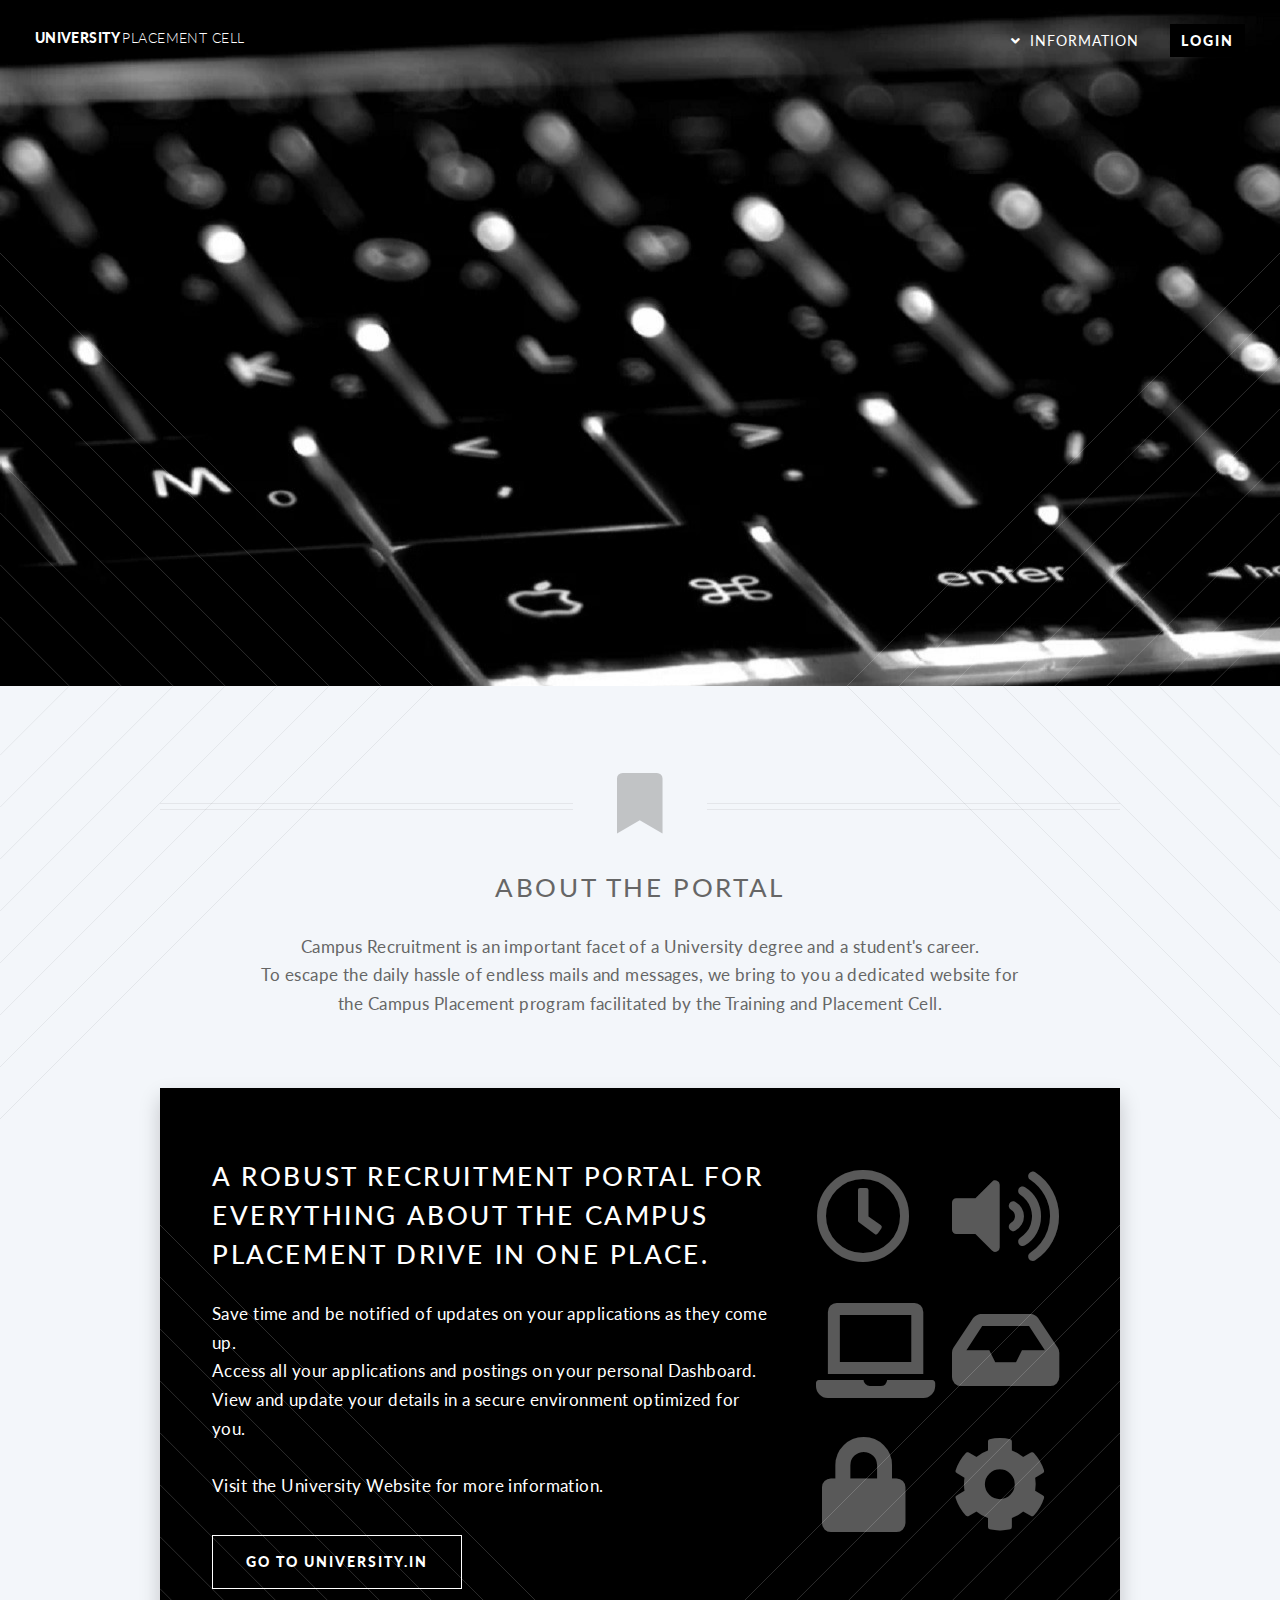
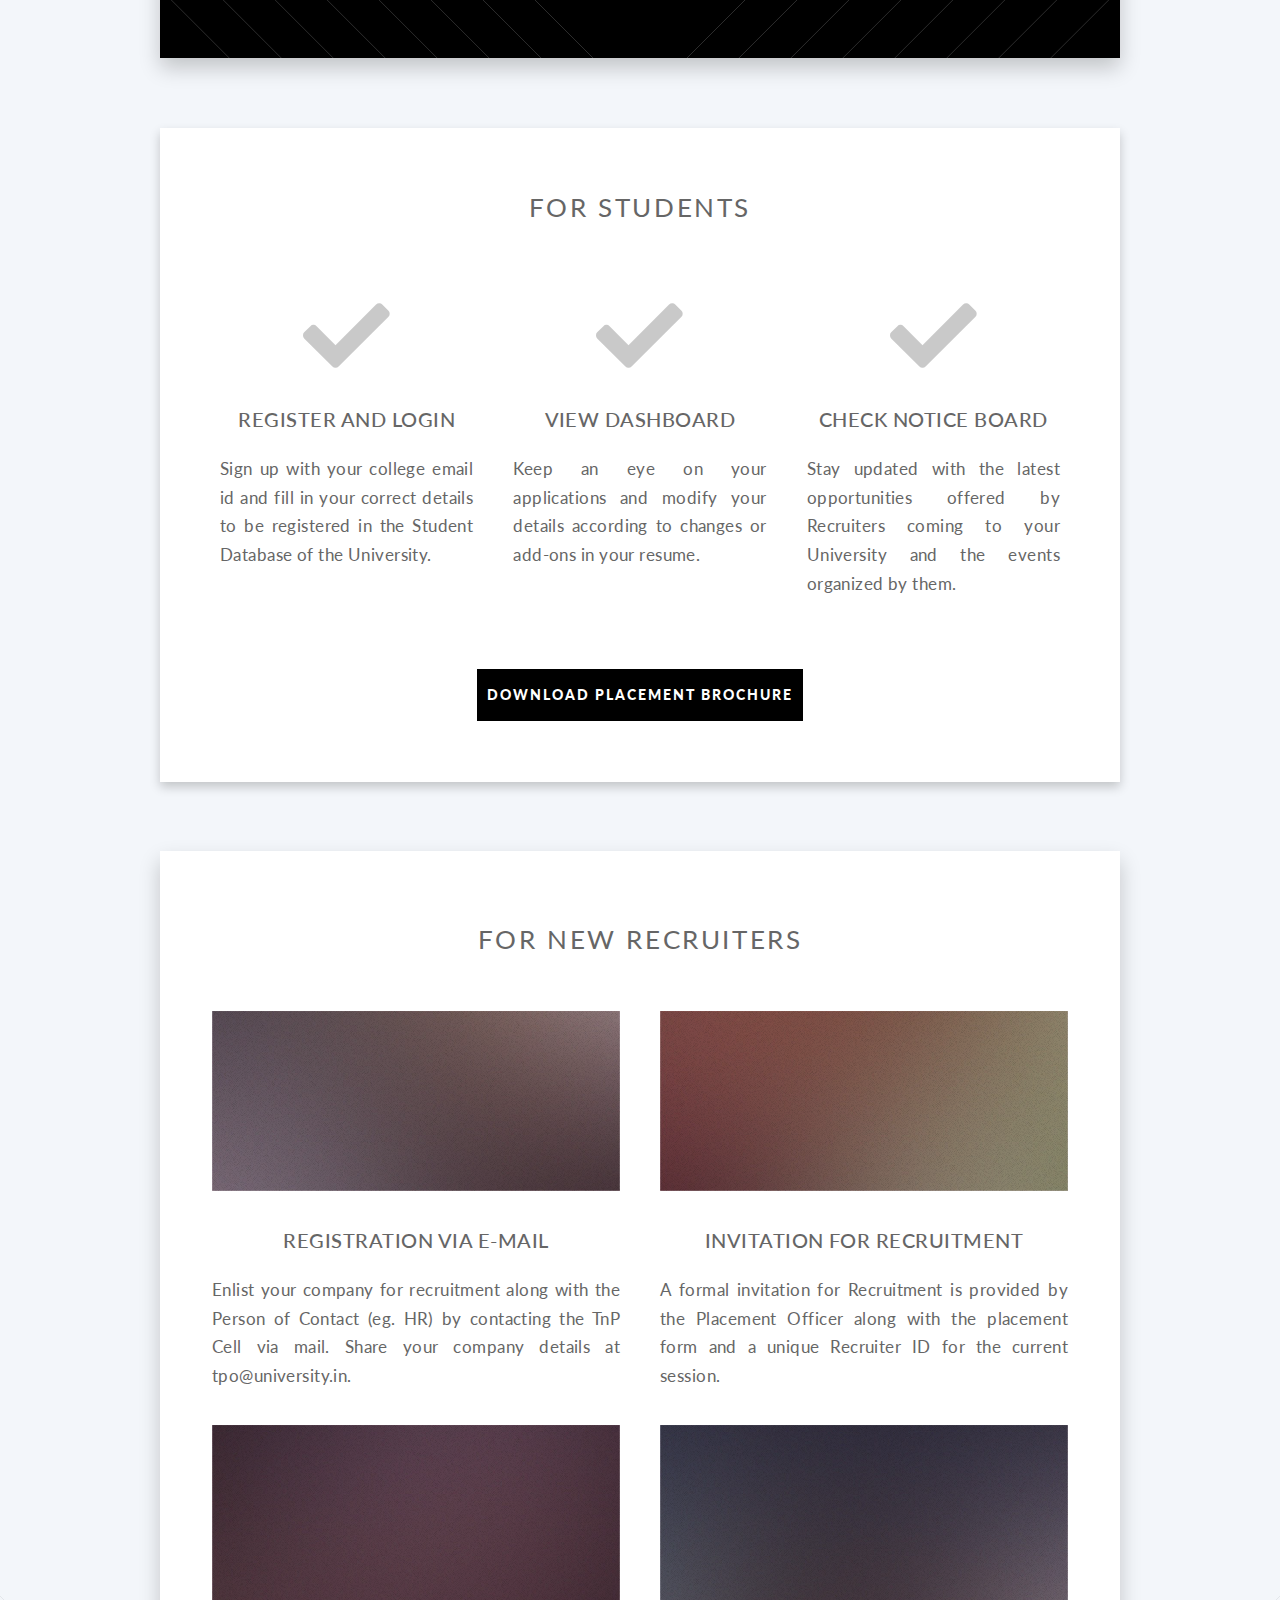
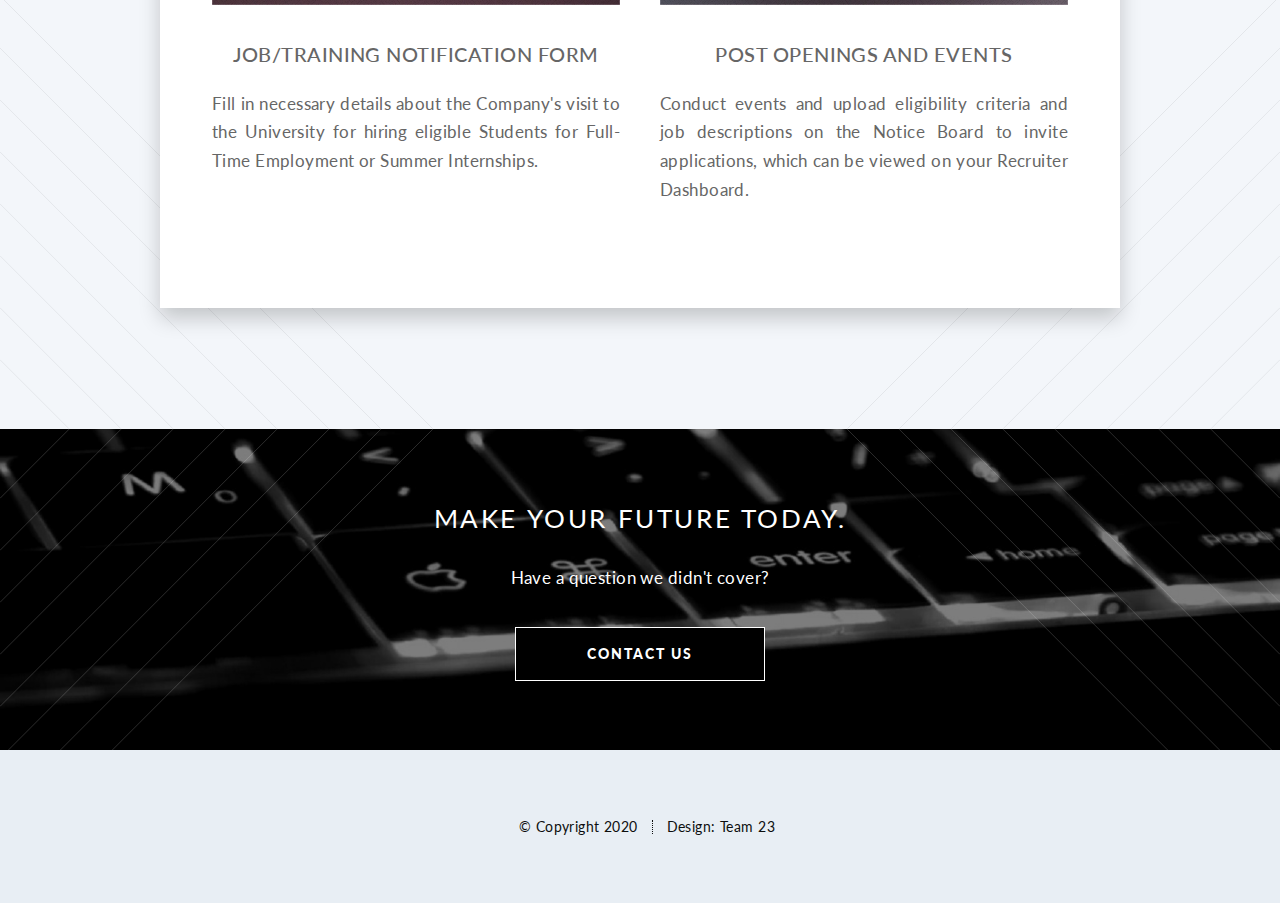
<file: index.html>
<!DOCTYPE HTML>
<html>
	<head>
		<title>Campus Recruitment</title>
		<meta charset="utf-8" />
		<meta name="viewport" content="width=device-width, initial-scale=1, user-scalable=no" />
		<link rel="stylesheet" href="assets/css/main.css" />
		<noscript><link rel="stylesheet" href="assets/css/noscript.css" /></noscript>
	</head>
	<body class="index is-preload">
		<div id="page-wrapper">

			<!-- Header -->
				<header id="header" class="alt">
					<h1 id="logo"><a href="index.html">University <span>Placement Cell</span></a></h1>
					<nav id="nav">
						<ul>
							<li class="submenu">
								<a href="#">Information</a>
								<ul>
									<li><a href="no-sidebar.html">Our Top Recruiters</a></li>
									<li><a href="left-sidebar.html">Placement Report '19</a></li>
									<li><a href="right-sidebar.html">Placement Report '18</a></li>									
									<li class="submenu">
										<a href="#">Submenu</a>
										<ul>
											<li><a href="#">Dolore Sed</a></li>
											<li><a href="#">Consequat</a></li>
											<li><a href="#">Lorem Magna</a></li>
											<li><a href="#">Sed Magna</a></li>
											<li><a href="#">Ipsum Nisl</a></li>
										</ul>
									</li>
									<li><a href="#students" class="scrolly">Students</a></li>
									<li><a href="#recruiters" class="scrolly">Recruiters</a></li>
									<li><a href="#brochure">Placement Brochure</a></li>
									<li><a href="#cta" class="scrolly">Contact</a></li>
								</ul>
							</li>
							<li><a href="#banner" class="button primary scrolly">Login</a></li>
						</ul>
					</nav>
				</header>

			<!-- Banner -->
				<section id="banner">

					<div class="inner">

						<header>
							<h2>Campus Recruitment</h2>
						</header>
						<p>Welcome to the <strong>Recruitment Portal</strong> for
						<br />
						conducting Campus Placement for University students.
						<br />
						Apply for coveted opportunities to build your career.
						<br />
						
						<footer>
							<ul class="buttons stacked">
								<li>
									<a href="loginRecruiter.html" class="button primary">Login as Recruiter</a>
									<a href="loginStudent.html" class="button primary">Login as Student</a>
								</li>
							</ul>
						</footer>
						<br />
						Read on to know more about the opportunities in the past
						<br />
						and to create them in the present.
					</div>

				</section>

			<!-- Main -->
				<article id="main">

					<header class="special container">
						<span class="icon solid fa-bookmark"></span>
						<h2><strong>About the Portal</strong></h2>
						<p>Campus Recruitment is an important facet of a University degree and a student's career.
						<br />
						To escape the daily hassle of endless mails and messages, we bring to you a dedicated website for
						<br />
						the<strong> Campus Placement program</strong> facilitated by the <strong>Training and Placement Cell</strong>.
						</p>
					</header>

					<!-- One -->
						<section class="wrapper style2 container special-alt">
							<div class="row gtr-50">
								<div class="col-8 col-12-narrower">

									<header>
										<h2>
											A robust Recruitment Portal for everything about the Campus Placement Drive in one place.
										</h2>
									</header>
									<p>Save time and be notified of updates on your applications as they come up. 
									<br />
									Access all your applications and postings on your personal Dashboard. 
									<br />
									View and update your details in a secure environment optimized for you. 
									<br />
									<br />
									Visit the University Website for more information.
									</p>
									<footer>
										<ul class="buttons">
											<li><a href="http://igdtuw.ac.in/index.php?option=com_content&view=article&id=1&Itemid=2" class="button" target="_blank">Go to University.in</a></li>
										</ul>
									</footer>

								</div>
								<div class="col-4 col-12-narrower imp-narrower">

									<ul class="featured-icons">
										<li><span class="icon fa-clock"><span class="label">Feature 1</span></span></li>
										<li><span class="icon solid fa-volume-up"><span class="label">Feature 2</span></span></li>
										<li><span class="icon solid fa-laptop"><span class="label">Feature 3</span></span></li>
										<li><span class="icon solid fa-inbox"><span class="label">Feature 4</span></span></li>
										<li><span class="icon solid fa-lock"><span class="label">Feature 5</span></span></li>
										<li><span class="icon solid fa-cog"><span class="label">Feature 6</span></span></li>
									</ul>

								</div>
							</div>
						</section>

					<!-- Two -->
						<section id="students" class="wrapper style1 container special">
							<div class="row">
								<header class="container">
									<h2><strong>For Students</strong></h2>
								</header>
									
								<div class="col-4 col-12-narrower">

									<section>
										<span class="icon solid featured fa-check"></span>
										<header>
											<h3>Register and Login</h3>
										</header>
										<p class="sectioncont">Sign up with your college email id and fill in your correct details to be registered in the Student Database of the University.</p>
									</section>

								</div>
								<div class="col-4 col-12-narrower">

									<section>
										<span class="icon solid featured fa-check"></span>
										<header>
											<h3>View Dashboard</h3>
										</header>
										<p class="sectioncont">Keep an eye on your applications and modify your details according to changes or add-ons in your resume.</p>
									</section>

								</div>
								<div class="col-4 col-12-narrower">

									<section>
										<span class="icon solid featured fa-check"></span>
										<header>
											<h3>Check Notice Board</h3>
										</header>
										<p class="sectioncont">Stay updated with the latest opportunities offered by Recruiters coming to your University and the events organized by them.</p>
									</section>

								</div>
							</div>


							<footer class="major">
								<ul class="buttons">
									<li><a href="#brochure" class="button primary">Download Placement Brochure</a></li>
								</ul>
							</footer>

						</section>

					<!-- Three -->
						<section id="recruiters" class="wrapper style3 container special">

							<header class="major">
								<h2><strong>For New Recruiters</strong></h2>
							</header>

							<div class="row">
								<div class="col-6 col-12-narrower">

									<section>
										<a href="#" class="image featured"><img src="images/pic01.jpg" alt="" /></a>
										<header>
											<h3>Registration via E-mail</h3>
										</header>
										<p class="sectioncont">Enlist your company for recruitment along with the Person of Contact (eg. HR) by contacting the TnP Cell via mail. Share your company details at <b>tpo@university.in</b>.</p>
									</section>

								</div>
								<div class="col-6 col-12-narrower">

									<section>
										<a href="#" class="image featured"><img src="images/pic02.jpg" alt="" /></a>
										<header>
											<h3>Invitation for Recruitment</h3>
										</header>
										<p class="sectioncont">A formal invitation for Recruitment is provided by the Placement Officer along with the placement form and a unique Recruiter ID for the current session.</p>
									</section>

								</div>
							</div>
							<div class="row">
								<div class="col-6 col-12-narrower">

									<section>
										<a href="#" class="image featured"><img src="images/pic03.jpg" alt="" /></a>
										<header>
											<h3>Job/Training Notification Form</h3>
										</header>
										<p class="sectioncont">Fill in necessary details about the Company's visit to the University for hiring eligible Students for Full-Time Employment or Summer Internships.</p>
									</section>

								</div>
								<div class="col-6 col-12-narrower">

									<section>
										<a href="#" class="image featured"><img src="images/pic04.jpg" alt="" /></a>
										<header>
											<h3>Post Openings and Events</h3>
										</header>
										<p class="sectioncont">Conduct events and upload eligibility criteria and job descriptions on the Notice Board to invite applications, which can be viewed on your Recruiter Dashboard.</p>
									</section>

								</div>

							</div>

						</section>

				</article>

			<!-- CTA -->
				<section id="cta">

					<header>
						<h2><strong>make your future today.</strong></h2>
						<p>Have a question we didn't cover?</p>
					</header>
					<footer>
						<ul class="buttons">
							<li><a href="contact.html" class="button primary">Contact Us</a></li>
						</ul>
					</footer>

				</section>

			<!-- Footer -->
				<footer id="footer">

					<ul class="copyright">
						<li>&copy; Copyright 2020</li><li>Design: Team 23</li>
					</ul>

				</footer>

		</div>

		<!-- Scripts -->
			<script src="assets/js/jquery.min.js"></script>
			<script src="assets/js/jquery.dropotron.min.js"></script>
			<script src="assets/js/jquery.scrolly.min.js"></script>
			<script src="assets/js/jquery.scrollex.min.js"></script>
			<script src="assets/js/browser.min.js"></script>
			<script src="assets/js/breakpoints.min.js"></script>
			<script src="assets/js/util.js"></script>
			<script src="assets/js/main.js"></script>

	</body>
</html>
</file>
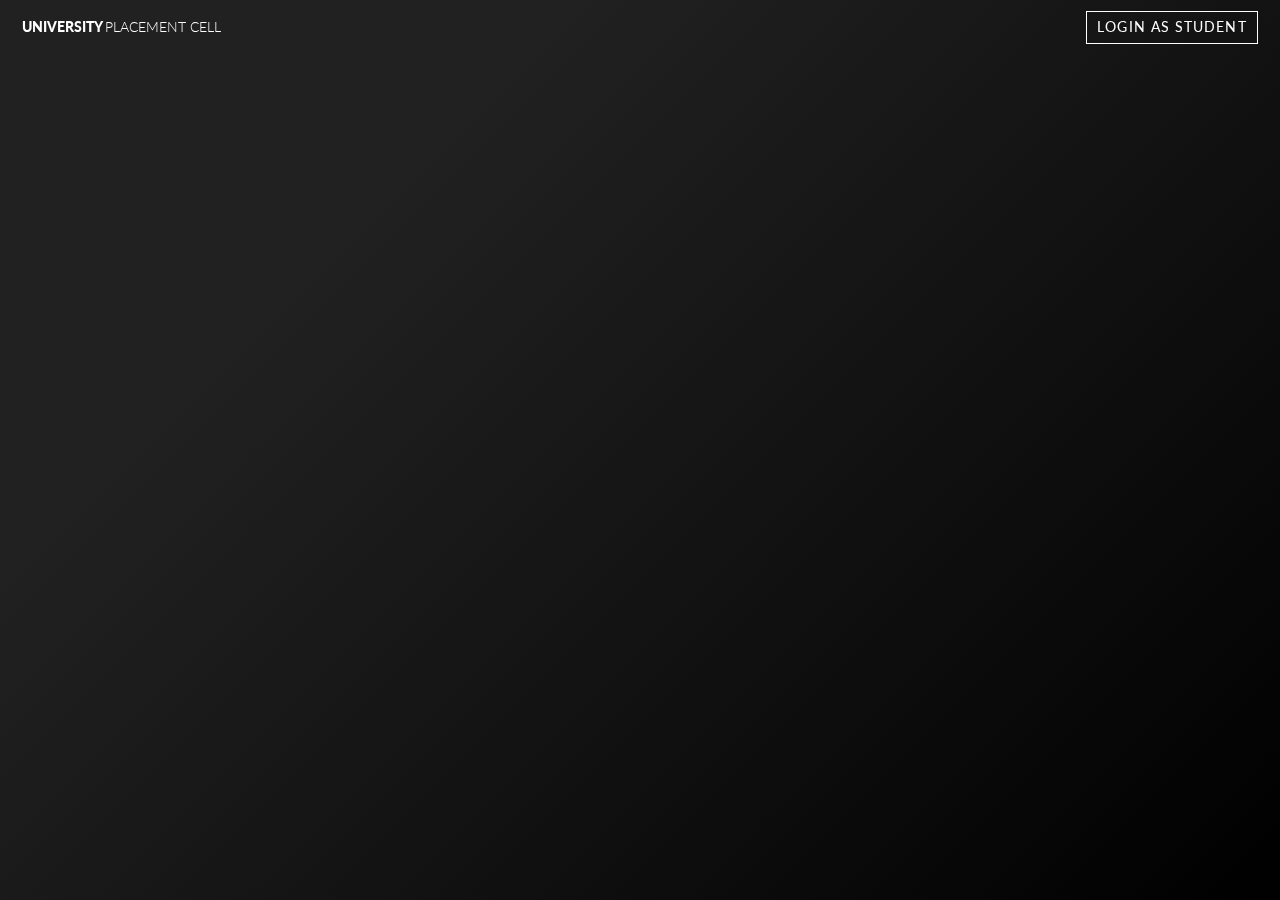
<file: loginRecruiter.html>
<!DOCTYPE HTML>
<html>
    
    <head>
	    <title>Campus Recruitment | Recruiter Login</title>
	    <meta charset="UTF-8">
	    <meta name="viewport" content="width=device-width, initial-scale=1">
        <link rel="stylesheet" type="text/css" href="assets/css/loginstyle.css">
    </head>
    
    <body>
        <div id="page-wrapper">
            <!-- Header -->
                <header id="header" class="alt">
                    <h1 id="logo"><a href="index.html">University <span>Placement Cell</span></a></h1>
                    <nav id="nav">
                        <ul>
                            <li><a href="loginStudent.html" class="button primary scrolly">Login as Student</a></li>
                        </ul>
                    </nav>
                </header>
        
        <div class="cont">
            
            <div class="form sign-in">
                <h2><b>Sign In</b></h2>
                <label>
                    <span>Email Address</span>
                    <input type="email" name="email" required>
                </label>
                <label>
                    <span>Password</span>
                    <input type="password" name="password" required>
                </label>
                <a href="recruiter/applications.html">   
                    <button class="submit" type="button">Sign In</button>
                </a> 
                <p class="forgot-pass">Forgot Password ?</p>
            </div>

            <div class="sub-cont">
                
                <div class="img">
                    
                    <div class="img-text m-up">
                        <h2>New here?</h2>
                        <p>Sign up and meet with the brilliant minds on campus!</p>
                    </div>
                    
                    <div class="img-text m-in">
                        <h2>One of us?</h2>
                        <p>If you already have an account, sign in. We've missed you!</p>
                    </div>
                    
                    <div class="img-btn">
                        <span class="m-up">Sign Up</span>
                        <span class="m-in">Sign In</span>
                    </div>
                </div>
                
                <div class="form sign-up">
                    <h2>Sign Up</h2>
                    
                    <label>
                        <span>Company Name</span>
                        <input type="text" required>
                    </label>
                    
                    <label>
                        <span>Email</span>
                        <input type="email" required>
                    </label>
                    
                    <label>
                        <span>Representative Name</span>
                        <input type="text" required>
                    </label>
                    
                    <label>
                        <span>Password</span>
                        <input type="password" required>
                    </label>
                    
                    <button type="button" class="submit">Sign Up</button>
                </div>
            </div>
        </div>
    </div>
        
        <script type="text/javascript" src="assets/js/script.js"></script>
    </body>

</html>
</file>
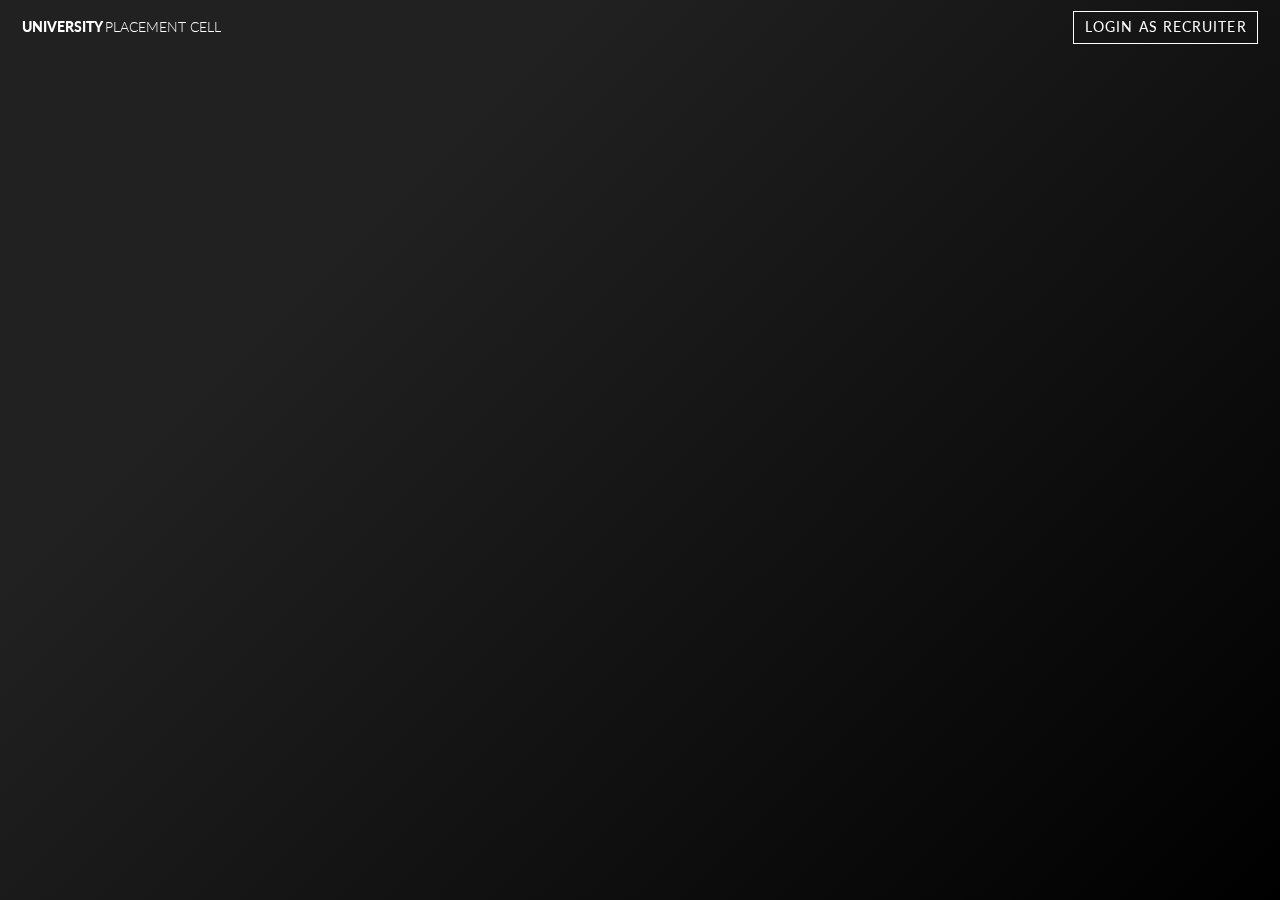
<file: loginStudent.html>
<!DOCTYPE HTML>
<html>
    <head>
    	<title>Campus Recruitment | Student Login</title>
    	<meta charset="UTF-8">
    	<meta name="viewport" content="width=device-width, initial-scale=1">
        <link rel="stylesheet" type="text/css" href="assets/css/loginstyle.css">
    </head>
    <body>
        <div id="page-wrapper">
            <!-- Header -->
                <header id="header" class="alt">
                    <h1 id="logo"><a href="index.html">University <span>Placement Cell</span></a></h1>
                    <nav id="nav">
                        <ul>
                            <li><a href="loginRecruiter.html" class="button primary scrolly">Login as Recruiter</a></li>
                        </ul>
                    </nav>
                </header>

        <div class="cont">
            <div class="form sign-in">
                <h2>Sign In</h2>
                <label>
                    <span>Email Address</span>
                    <input type="email" name="email" placeholder="@igdtuw.ac.in" required>
                </label>
                <label>
                    <span>Password</span>
                    <input type="password" name="password" required>
                </label>
                <a href="student/noticeboard.html">   
                    <button class="submit" type="button">Sign In</button>
                </a> 
                <p class="forgot-pass">Forgot Password ?</p>
            </div>

            <div class="sub-cont">
                <div class="img">
                    <div class="img-text m-up">
                        <h2>New here?</h2>
                        <p>Sign up and never miss out on any placement opportunities!</p>
                    </div>
                    
                    <div class="img-text m-in">
                        <h2>One of us?</h2>
                        <p>If you already have an account, sign in. We've missed you!</p>
                    </div>
                    
                    <div class="img-btn">
                        <span class="m-up">Sign Up</span>
                        <span class="m-in">Sign In</span>
                    </div>
                </div>
            
                <div class="form sign-up">
                    <h2>Sign Up</h2>
                    <label>
                        <span>Name</span>
                        <input type="text" required>
                    </label>
                    <label>
                        <span>Email</span>
                        <input type="email" placeholder="@igdtuw.ac.in"  required>
                    </label>
                    <label>
                        <span>Enrolment Number</span>
                        <input type="text" required>
                    </label>
                    <label>
                        <span>Password</span>
                        <input type="password" required>
                    </label>
                    <button type="button" class="submit">Sign Up</button>
                </div>
            </div>
        </div>


    </div>
        
        <script type="text/javascript" src="assets/js/script.js"></script>

    </body>
</html>
</file>
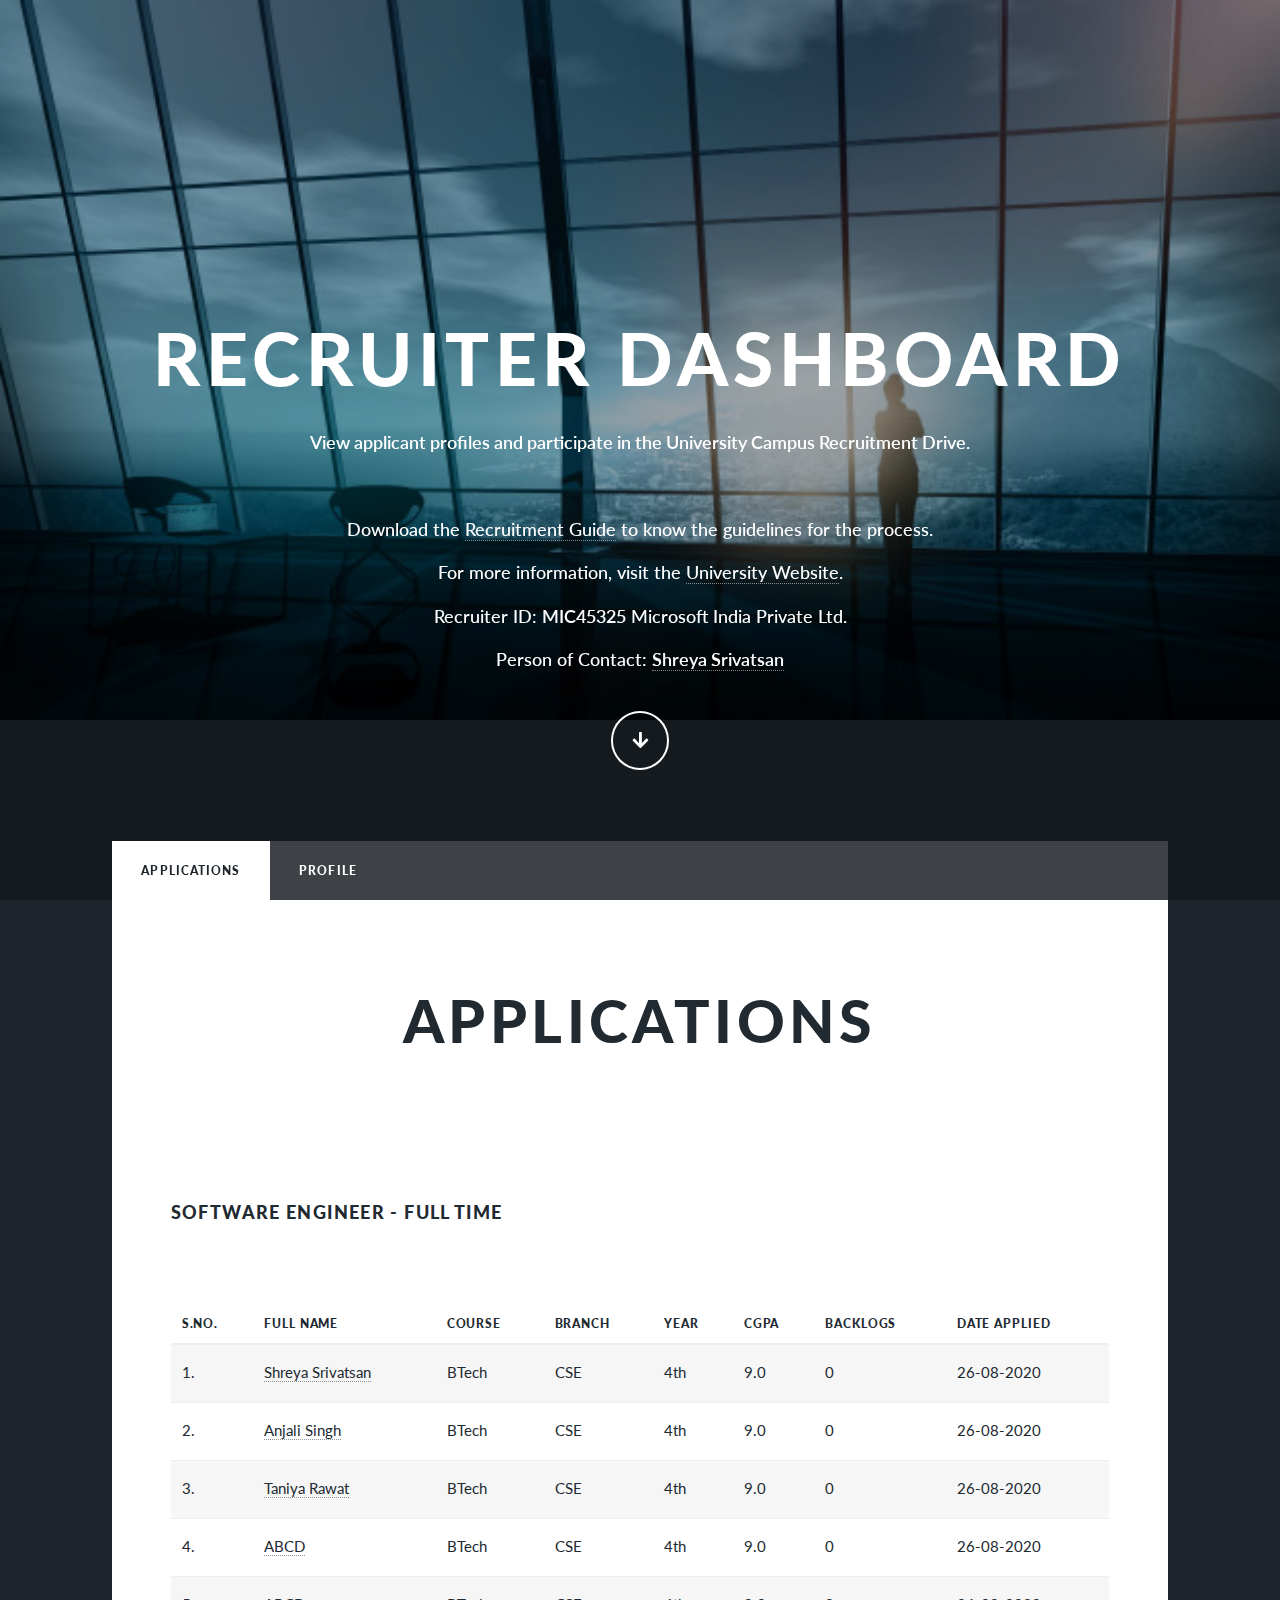
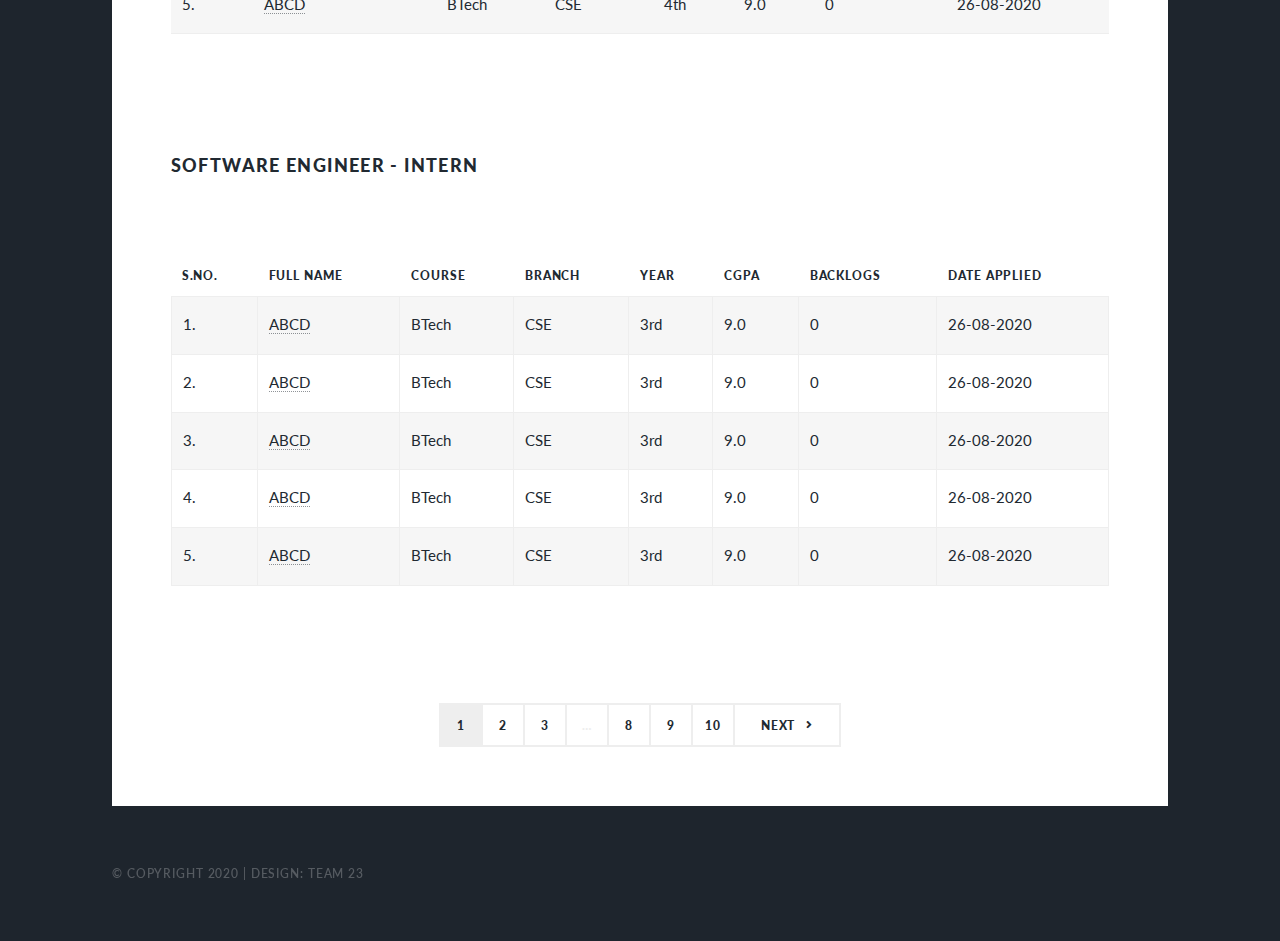
<file: recruiter/applications.html>
<!DOCTYPE HTML>

<html>
	<head>
		<title>Campus Recruitment | Recruiter</title>
		<meta charset="utf-8" />
		<meta name="viewport" content="width=device-width, initial-scale=1, user-scalable=no" />
		<link rel="stylesheet" href="assets/css/dashboard.css" />
		<noscript><link rel="stylesheet" href="assets/css/noscript.css" /></noscript>
	</head>
	
	<body class="is-preload">

		<!-- Wrapper -->
			<div id="wrapper" class="fade-in">
				
				<!-- Scroll to Top -->
					<div id="totop">
						<ul class="actions">
							<li><a href="#wrapper" id="btn" class="button icon solid solo fa-arrow-up scrolly">Top</a></li>
						</ul>
					</div>

				
				<!-- Intro -->
					<div id="intro">
						<h1>Recruiter Dashboard</h1>
						<p>
							<b>View applicant profiles and participate in the University Campus Recruitment Drive.</b>
							<br />
							<br />
							Download the <a href="#">Recruitment Guide</a> to know the guidelines for the process.
							<br />
							For more information, visit the <a href="http://igdtuw.ac.in/" target="_blank">University Website</a>.
							<br />
							Recruiter ID: <b>MIC45325</b> Microsoft India Private Ltd.
							<br />
							Person of Contact: <b><a href="#">Shreya Srivatsan</a></b>
						</p>
						<ul class="actions">
							<li><a href="#header" class="button icon solid solo fa-arrow-down scrolly">Continue</a></li>
						</ul>
					</div>

				<!-- Header -->
					<header id="header">
						<a href="../index.html" class="logo">Home</a>
					</header>

				<!-- Nav -->
					<nav id="nav">
						<ul class="links">
							<li class="active"><a href="applications.html">Applications</a></li>
							<li><a href="profile.html">Profile</a></li>
						</ul>
					</nav>

				<!-- Main -->
					<div id="main">
						
						<!-- Article Header -->
						<article class="post featured">
							<header class="major">
								<h2>Applications</h2>
							</header>
						</article>

						<h3>Software Engineer - Full Time</h3>
							<div class="table-wrapper">
								<table>
									<thead>
										<tr>
											<th>S.No.</th>
											<th>Full Name</th>
											<th>Course</th>
											<th>Branch</th>
											<th>Year</th>
											<th>CGPA</th>
											<th>Backlogs</th>
											<th>Date Applied</th>
										</tr>
									</thead>
									<tbody>
										<tr>
											<td>1.</td>
											<td> <a href="#">Shreya Srivatsan</a> </td>
											<td>BTech</td>
											<td>CSE</td>
											<td>4th</td>
											<td>9.0</td>
											<td>0</td>
											<td>26-08-2020</td>
										</tr>
										<tr>
											<td>2.</td>
											<td> <a href="#">Anjali Singh</a> </td>
											<td>BTech</td>
											<td>CSE</td>
											<td>4th</td>
											<td>9.0</td>
											<td>0</td>
											<td>26-08-2020</td>
										</tr>
										<tr>
											<td>3.</td>
											<td> <a href="#">Taniya Rawat</a> </td>
											<td>BTech</td>
											<td>CSE</td>
											<td>4th</td>
											<td>9.0</td>
											<td>0</td>
											<td>26-08-2020</td>
										</tr>
										<tr>
											<td>4.</td>
											<td> <a href="#">ABCD</a> </td>
											<td>BTech</td>
											<td>CSE</td>
											<td>4th</td>
											<td>9.0</td>
											<td>0</td>
											<td>26-08-2020</td>
										</tr>
										<tr>
											<td>5.</td>
											<td> <a href="#">ABCD</a> </td>
											<td>BTech</td>
											<td>CSE</td>
											<td>4th</td>
											<td>9.0</td>
											<td>0</td>
											<td>26-08-2020</td>
										</tr>
									</tbody>
								</table>
							</div>

							<h3>Software Engineer - Intern</h3>
							<div class="table-wrapper">
								<table class="alt">
									<thead>
										<tr>
											<th>S.No.</th>
											<th>Full Name</th>
											<th>Course</th>
											<th>Branch</th>
											<th>Year</th>
											<th>CGPA</th>
											<th>Backlogs</th>
											<th>Date Applied</th>
										</tr>
									</thead>
									<tbody>
										<tr>
											<td>1.</td>
											<td> <a href="#">ABCD</a> </td>
											<td>BTech</td>
											<td>CSE</td>
											<td>3rd</td>
											<td>9.0</td>
											<td>0</td>
											<td>26-08-2020</td>
										</tr>
										<tr>
											<td>2.</td>
											<td> <a href="#">ABCD</a> </td>
											<td>BTech</td>
											<td>CSE</td>
											<td>3rd</td>
											<td>9.0</td>
											<td>0</td>
											<td>26-08-2020</td>
										</tr>
										<tr>
											<td>3.</td>
											<td> <a href="#">ABCD</a> </td>
											<td>BTech</td>
											<td>CSE</td>
											<td>3rd</td>
											<td>9.0</td>
											<td>0</td>
											<td>26-08-2020</td>
										</tr>
										<tr>
											<td>4.</td>
											<td> <a href="#">ABCD</a> </td>
											<td>BTech</td>
											<td>CSE</td>
											<td>3rd</td>
											<td>9.0</td>
											<td>0</td>
											<td>26-08-2020</td>
										</tr>
										<tr>
											<td>5.</td>
											<td> <a href="#">ABCD</a> </td>
											<td>BTech</td>
											<td>CSE</td>
											<td>3rd</td>
											<td>9.0</td>
											<td>0</td>
											<td>26-08-2020</td>
										</tr>
									</tbody>
								</table>
							</div>

						<!-- Footer -->
							<footer>
								<div class="pagination">
									<!--<a href="#" class="previous">Prev</a>-->
									<a href="#" class="page active">1</a>
									<a href="#" class="page">2</a>
									<a href="#" class="page">3</a>
									<span class="extra">&hellip;</span>
									<a href="#" class="page">8</a>
									<a href="#" class="page">9</a>
									<a href="#" class="page">10</a>
									<a href="#" class="next">Next</a>
								</div>
							</footer>

					</div>


				<!-- Copyright -->
					<div id="copyright">
						<p> &copy; Copyright 2020 | Design: Team 23</p>
					</div>

			</div>

		<!-- Scripts -->
			<script src="assets/js/jquery.min.js"></script>
			<script src="assets/js/jquery.scrollex.min.js"></script>
			<script src="assets/js/jquery.scrolly.min.js"></script>
			<script src="assets/js/browser.min.js"></script>
			<script src="assets/js/breakpoints.min.js"></script>
			<script src="assets/js/util.js"></script>
			<script src="assets/js/main.js"></script>
			<script type="text/javascript">

				mybutton = document.getElementById("totop");

				window.onscroll = function() {scrollFunction()};

				function scrollFunction() {
				  if (document.body.scrollTop > 400 || document.documentElement.scrollTop > 400) {
				    mybutton.style.display = "block";
				  } else {
				    mybutton.style.display = "none";
				  }
				}
				function topFunction() {
				  document.documentElement.scrollTop = 0;
				}
			</script>

	</body>
</html>
</file>
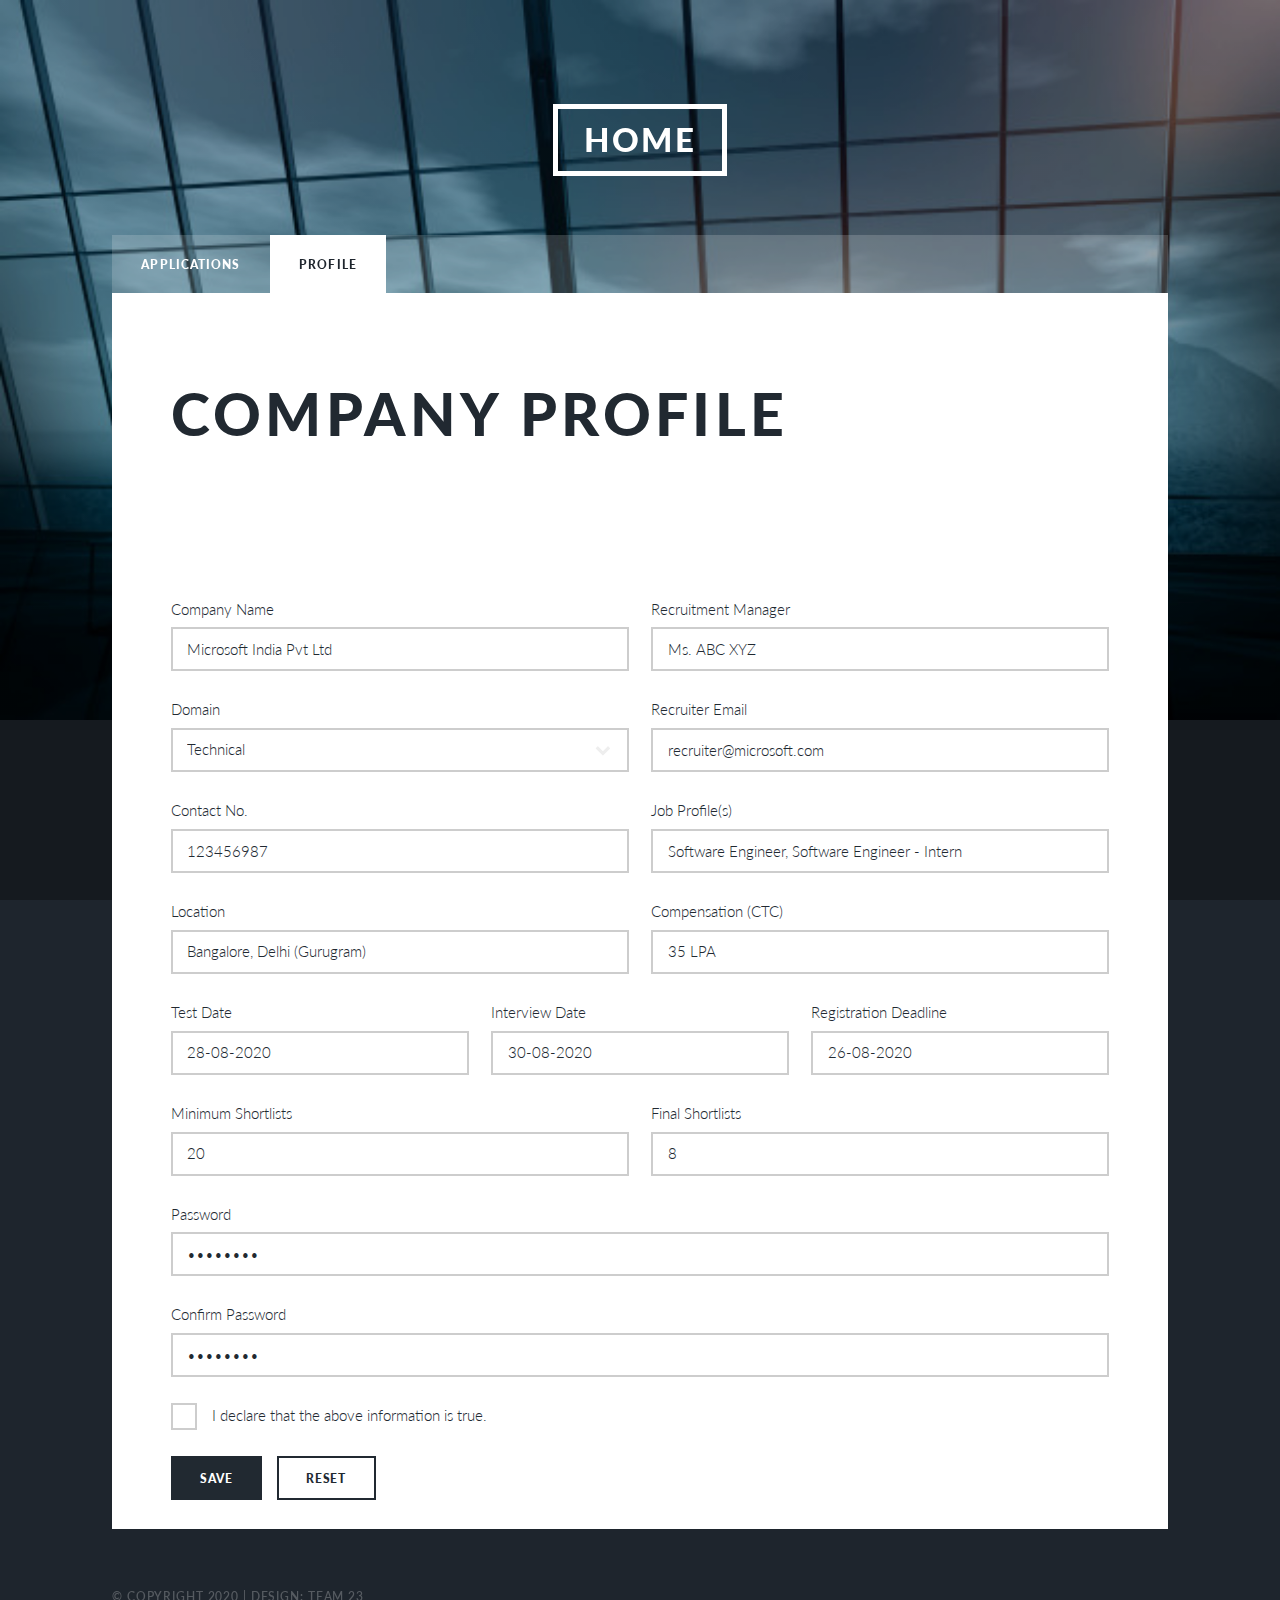
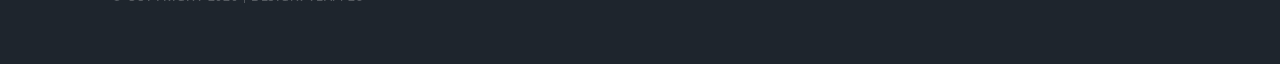
<file: recruiter/editprofile.html>
<!DOCTYPE HTML>

<html>
	<head>
		<title>Campus Recruitment | Student</title>
		<meta charset="utf-8" />
		<meta name="viewport" content="width=device-width, initial-scale=1, user-scalable=no" />
		<link rel="stylesheet" href="assets/css/dashboard.css" />
		<noscript><link rel="stylesheet" href="assets/css/noscript.css" /></noscript>
	</head>
	<body class="is-preload">

		<!-- Wrapper -->
			<div id="wrapper" class="fade-in">

				<!-- Header -->
					<header id="header">
						<a href="../index.html" class="logo">Home</a>
					</header>

				<!-- Nav -->
					<nav id="nav">
						<ul class="links">
							<li><a href="applications.html">Applications</a></li>
							<li class="active"><a href="profile.html">Profile</a></li>
						</ul>
					</nav>

				<!-- Main -->
					<div id="main">

						<!-- Post -->
							<section class="post">
								<header class="major">
									<h1>Company Profile</h1>
								</header>							
							</section>

							<form method="post" action="#">
								<div class="row gtr-uniform">
									<div class="col-6 col-12-xsmall">
										Company Name<input type="text" name="cname" id="cname" value="Microsoft India Pvt Ltd" />
									</div>
									<div class="col-6 col-12-xsmall">
										Recruitment Manager<input type="text" name="rname" id="rname" value="Ms. ABC XYZ" />
									</div>
									<div class="col-6 col-12-xsmall">
										Domain
										<select name="domain" id="domain">
											<option value="">- Domain -</option>
											<option value="1" selected>Technical</option>
											<option value="2">Non-Technical</option>
										</select>
									</div>
									<div class="col-6 col-12-xsmall">
										Recruiter Email<input type="text" name="email" id="email" value="recruiter@microsoft.com" />
									</div>
									<div class="col-6 col-12-xsmall">
										Contact No.<input type="text" name="phone" id="phone" value="123456987" />
									</div>
									<div class="col-6 col-12-xsmall">
										Job Profile(s)<input type="text" name="jobpr" id="jobpr" value="Software Engineer, Software Engineer - Intern" />
									</div>
									<div class="col-6 col-12-xsmall">
										Location<input type="text" name="locn" id="locn" value="Bangalore, Delhi (Gurugram)" />
									</div>
									<div class="col-6 col-12-xsmall">
										Compensation (CTC)<input type="text" name="ctc" id="ctc" value="35 LPA" />
									</div>
									<div class="col-4 col-12-xsmall">
										Test Date<input type="text" name="tdate" id="tdate" value="28-08-2020" />
									</div>
									<div class="col-4 col-12-xsmall">
										Interview Date<input type="text" name="idate" id="idate" value="30-08-2020" />
									</div>
									<div class="col-4 col-12-xsmall">
										Registration Deadline<input type="text" name="ddate" id="ddate" value="26-08-2020" />
									</div>
									<div class="col-6 col-12-xsmall">
										Minimum Shortlists<input type="text" name="minshrt" id="minshrt" value="20" />
									</div>
									<div class="col-6 col-12-xsmall">
										Final Shortlists<input type="text" name="finshrt" id="finshrt" value="8" />
									</div>
									<div class="col-12">
										Password <input type="password" name="pass" id="pass" value="password" />
									</div>
									<div class="col-12">
										Confirm Password<input type="password" name="passw" id="passw" value="password" />
									</div>
									<div class="col-12">
										<input type="checkbox" id="checkx" name="checkx">
										<label for="checkx">I declare that the above information is true.</label>
									</div>
									<div class="col-12">
										<ul class="actions">
											<li><a href="profile.html" class="button primary">Save</a></li>
											<li><input type="reset" value="Reset" /></li>
										</ul>
									</div>
								</div>								
							</form>
						
					</div>



				<!-- Copyright -->
					<div id="copyright">
						<p> &copy; Copyright 2020 | Design: Team 23</p>
					</div>

			</div>

		<!-- Scripts -->
			<script src="assets/js/jquery.min.js"></script>
			<script src="assets/js/jquery.scrollex.min.js"></script>
			<script src="assets/js/jquery.scrolly.min.js"></script>
			<script src="assets/js/browser.min.js"></script>
			<script src="assets/js/breakpoints.min.js"></script>
			<script src="assets/js/util.js"></script>
			<script src="assets/js/main.js"></script>

	</body>
</html>
</file>
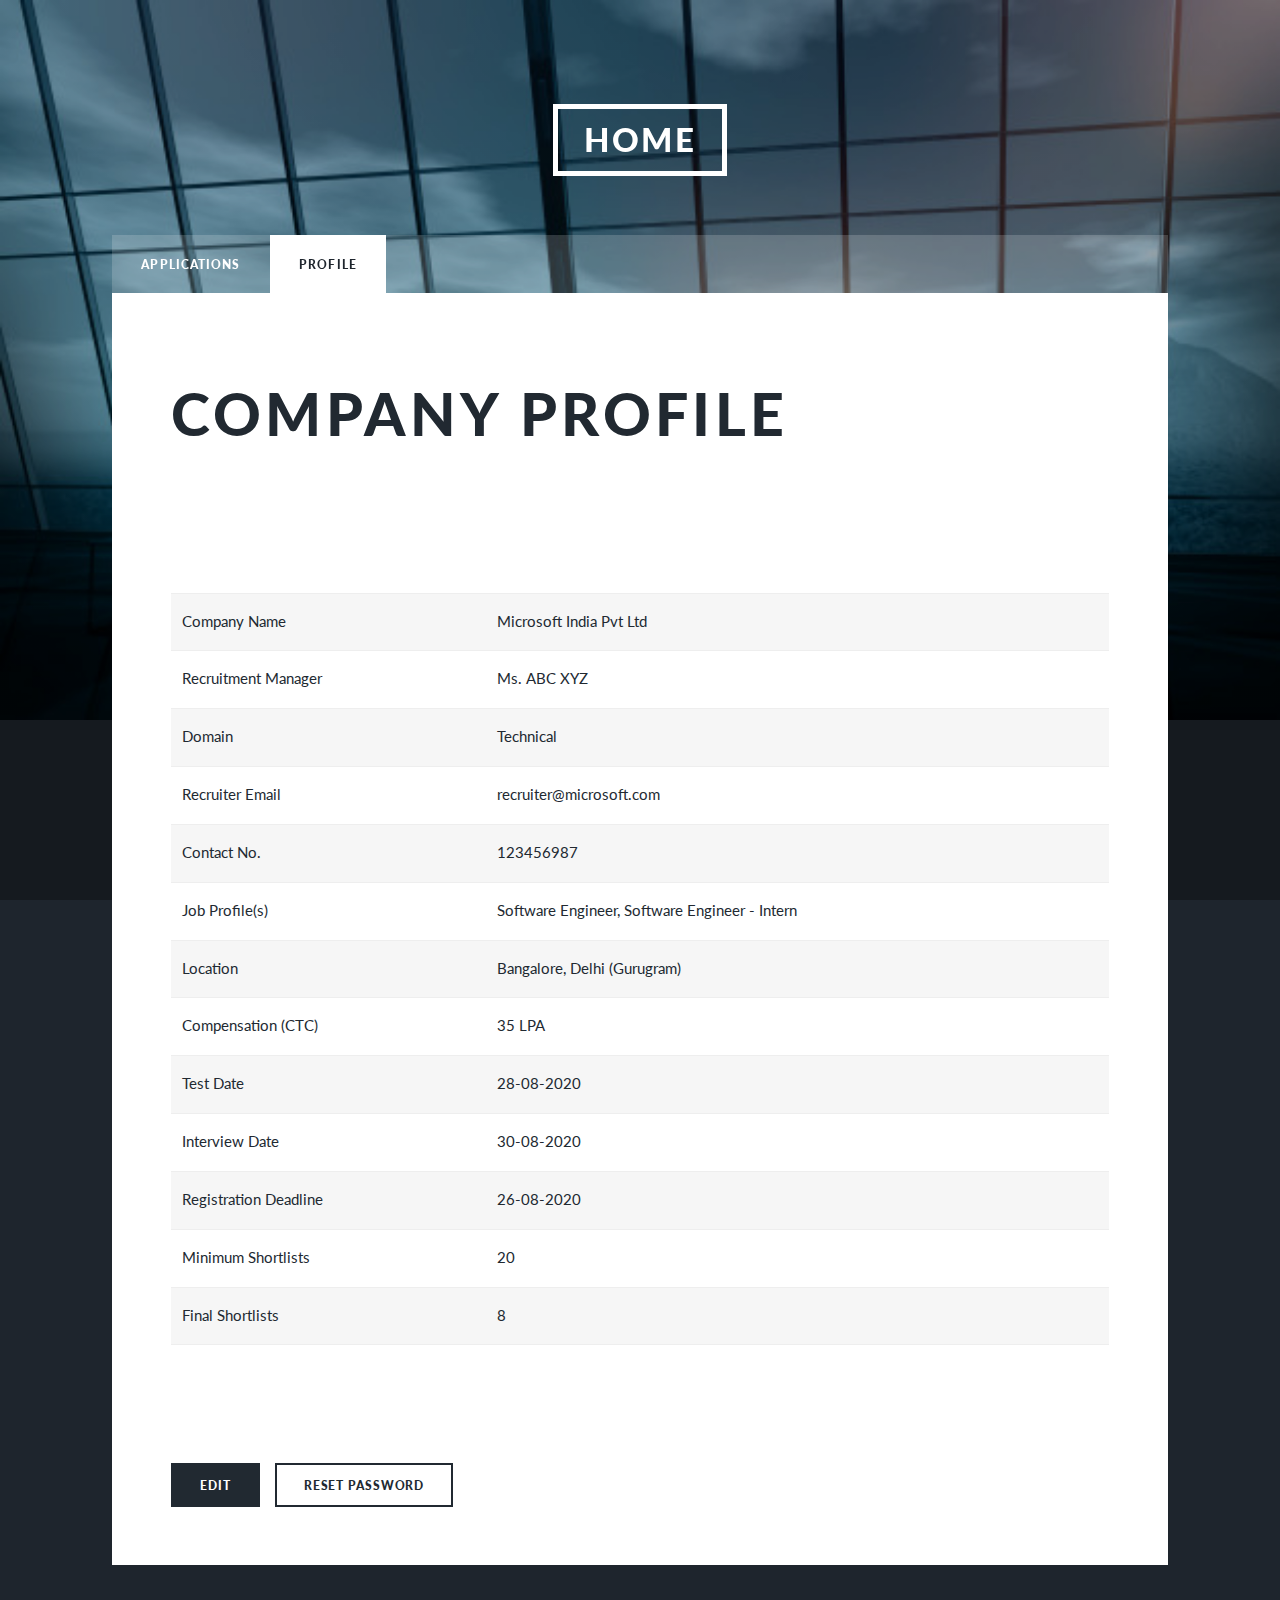
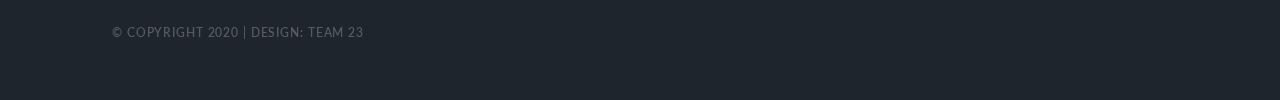
<file: recruiter/profile.html>
<!DOCTYPE HTML>

<html>
	<head>
		<title>Campus Recruitment | Recruiter</title>
		<meta charset="utf-8" />
		<meta name="viewport" content="width=device-width, initial-scale=1, user-scalable=no" />
		<link rel="stylesheet" href="assets/css/dashboard.css" />
		<noscript><link rel="stylesheet" href="assets/css/noscript.css" /></noscript>
	</head>
	<body class="is-preload">

		<!-- Wrapper -->
			<div id="wrapper" class="fade-in">

				<!-- Header -->
					<header id="header">
						<a href="../index.html" class="logo">Home</a>
					</header>

				<!-- Nav -->
					<nav id="nav">
						<ul class="links">
							<li><a href="applications.html">Applications</a></li>
							<li class="active"><a href="profile.html">Profile</a></li>
						</ul>
					</nav>

				<!-- Main -->
					<div id="main">

						<!-- Post -->
							<section class="post">
								<header class="major">
									<h1>Company Profile</h1>
								</header>							
							</section>

							<div class="table-wrapper">
								<table>
									<tbody>
										<tr>
											<td>Company Name</td>
											<td>Microsoft India Pvt Ltd</td>
										</tr>
										<tr>
											<td>Recruitment Manager</td>
											<td>Ms. ABC XYZ</td>
										</tr>
										<tr>
											<td>Domain</td>
											<td>Technical</td>
										</tr>
										<tr>
											<td>Recruiter Email</td>
											<td>recruiter@microsoft.com</td>
										</tr>
										<tr>
											<td>Contact No.</td>
											<td>123456987</td>
										</tr>
										<tr>
											<td>Job Profile(s)</td>
											<td>Software Engineer, Software Engineer - Intern</td>
										</tr>
										<tr>
											<td>Location</td>
											<td>Bangalore, Delhi (Gurugram)</td>
										</tr>
										<tr>
											<td>Compensation (CTC)</td>
											<td>35 LPA</td>
										</tr>
										<tr>
											<td>Test Date</td>
											<td>28-08-2020</td>
										</tr>
										<tr>
											<td>Interview Date</td>
											<td>30-08-2020</td>
										</tr>
										<tr>
											<td>Registration Deadline</td>
											<td>26-08-2020</td>
										</tr>
										<tr>
											<td>Minimum Shortlists</td>
											<td>20</td>
										</tr>
										<tr>
											<td>Final Shortlists</td>
											<td>8</td>
										</tr>
									</tbody>
								</table>
							</div>

							<div class="col-12">
								<ul class="actions">
									<li><a href="editprofile.html" class="button primary">Edit</a></li>
									<li><a href="editprofile.html" class="button">Reset Password</a></li>
								</ul>
							</div>
								
						
					</div>



				<!-- Copyright -->
					<div id="copyright">
						<p> &copy; Copyright 2020 | Design: Team 23</p>
					</div>

			</div>

		<!-- Scripts -->
			<script src="assets/js/jquery.min.js"></script>
			<script src="assets/js/jquery.scrollex.min.js"></script>
			<script src="assets/js/jquery.scrolly.min.js"></script>
			<script src="assets/js/browser.min.js"></script>
			<script src="assets/js/breakpoints.min.js"></script>
			<script src="assets/js/util.js"></script>
			<script src="assets/js/main.js"></script>

	</body>
</html>
</file>
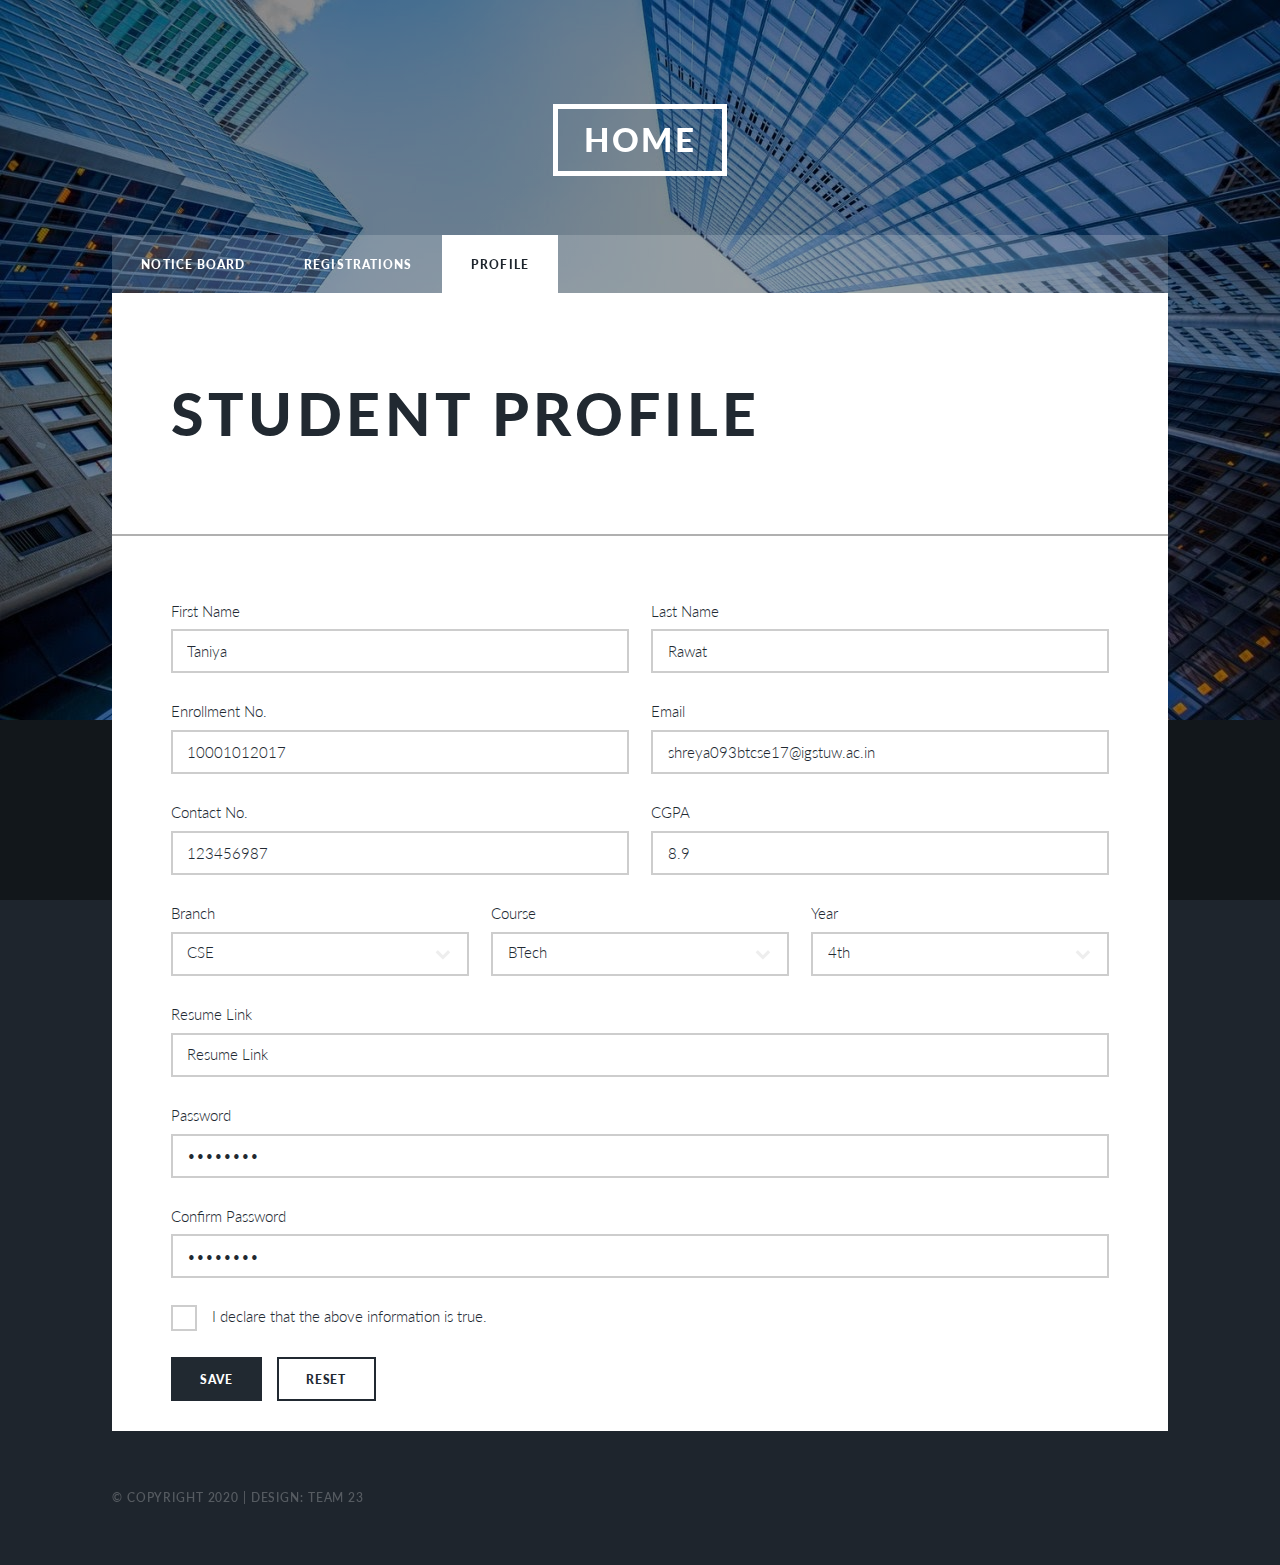
<file: student/editprofile.html>
<!DOCTYPE HTML>

<html>
	<head>
		<title>Campus Recruitment | Student</title>
		<meta charset="utf-8" />
		<meta name="viewport" content="width=device-width, initial-scale=1, user-scalable=no" />
		<link rel="stylesheet" href="assets/css/dashboard.css" />
		<noscript><link rel="stylesheet" href="assets/css/noscript.css" /></noscript>
	</head>
	<body class="is-preload">

		<!-- Wrapper -->
			<div id="wrapper" class="fade-in">

				<!-- Header -->
					<header id="header">
						<a href="../index.html" class="logo">Home</a>
					</header>

				<!-- Nav -->
					<nav id="nav">
						<ul class="links">
							<li><a href="noticeboard.html#header">Notice Board</a></li>
							<li ><a href="registrations.html">Registrations</a></li>
							<li class="active"><a href="profile.html">Profile</a></li>
						</ul>
					</nav>

				<!-- Main -->
					<div id="main">

						<!-- Post -->
							<section class="post">
								<header class="major">
									<h1>Student Profile</h1>
								</header>							
							</section>

							<form method="post" action="#">
								<div class="row gtr-uniform">
									<div class="col-6 col-12-xsmall">
										First Name<input type="text" name="fname" id="fname" value="Taniya" />
									</div>
									<div class="col-6 col-12-xsmall">
										Last Name<input type="text" name="lname" id="lname" value="Rawat" />
									</div>
									<div class="col-6 col-12-xsmall">
										Enrollment No.<input type="text" name="roll" id="roll" value="10001012017" />
									</div>
									<div class="col-6 col-12-xsmall">
										Email<input type="text" name="email" id="email" value="shreya093btcse17@igstuw.ac.in" />
									</div>
									<div class="col-6 col-12-xsmall">
										Contact No.<input type="text" name="phone" id="phone" value="123456987" />
									</div>
									<div class="col-6 col-12-xsmall">
										CGPA<input type="text" name="cgpa" id="cgpa" value="8.9" />
									</div>
									
									<div class="col-4 col-12-xsmall">
										Branch
										<select name="branch" id="branch">
											<option value="">- Branch -</option>
											<option value="1" selected>CSE</option>
											<option value="2">IT</option>
											<option value="3">MAE</option>
											<option value="4">ECE</option>
										</select>
									</div>
									<div class="col-4 col-12-xsmall">
										Course
										<select name="course" id="course">
											<option value="">- Course -</option>
											<option value="1" selected>BTech</option>
											<option value="2">MTech</option>
										</select>
									</div>
									<div class="col-4 col-12-xsmall">
										Year
										<select name="year" id="year">
											<option value="">- Year -</option>
											<option value="1">1st</option>
											<option value="2">2nd</option>
											<option value="3">3rd</option>
											<option value="4" selected>4th</option>
										</select>
									</div>

									<div class="col-12">
										Resume Link<input type="text" name="resume" id="resume" value="Resume Link"  />
									</div>
									<div class="col-12">
										Password <input type="password" name="pass" id="pass" value="password" />
									</div>
									<div class="col-12">
										Confirm Password<input type="password" name="passw" id="passw" value="password" />
									</div>
									<div class="col-12">
										<input type="checkbox" id="checkx" name="checkx">
										<label for="checkx">I declare that the above information is true.</label>
									</div>
									<div class="col-12">
										<ul class="actions">
											<li><a href="profile.html" class="button primary">Save</a></li>
											<li><input type="reset" value="Reset" /></li>
										</ul>
									</div>
								</div>								
							</form>
						
					</div>



				<!-- Copyright -->
					<div id="copyright">
						<p> &copy; Copyright 2020 | Design: Team 23</p>
					</div>

			</div>

		<!-- Scripts -->
			<script src="assets/js/jquery.min.js"></script>
			<script src="assets/js/jquery.scrollex.min.js"></script>
			<script src="assets/js/jquery.scrolly.min.js"></script>
			<script src="assets/js/browser.min.js"></script>
			<script src="assets/js/breakpoints.min.js"></script>
			<script src="assets/js/util.js"></script>
			<script src="assets/js/main.js"></script>

	</body>
</html>
</file>
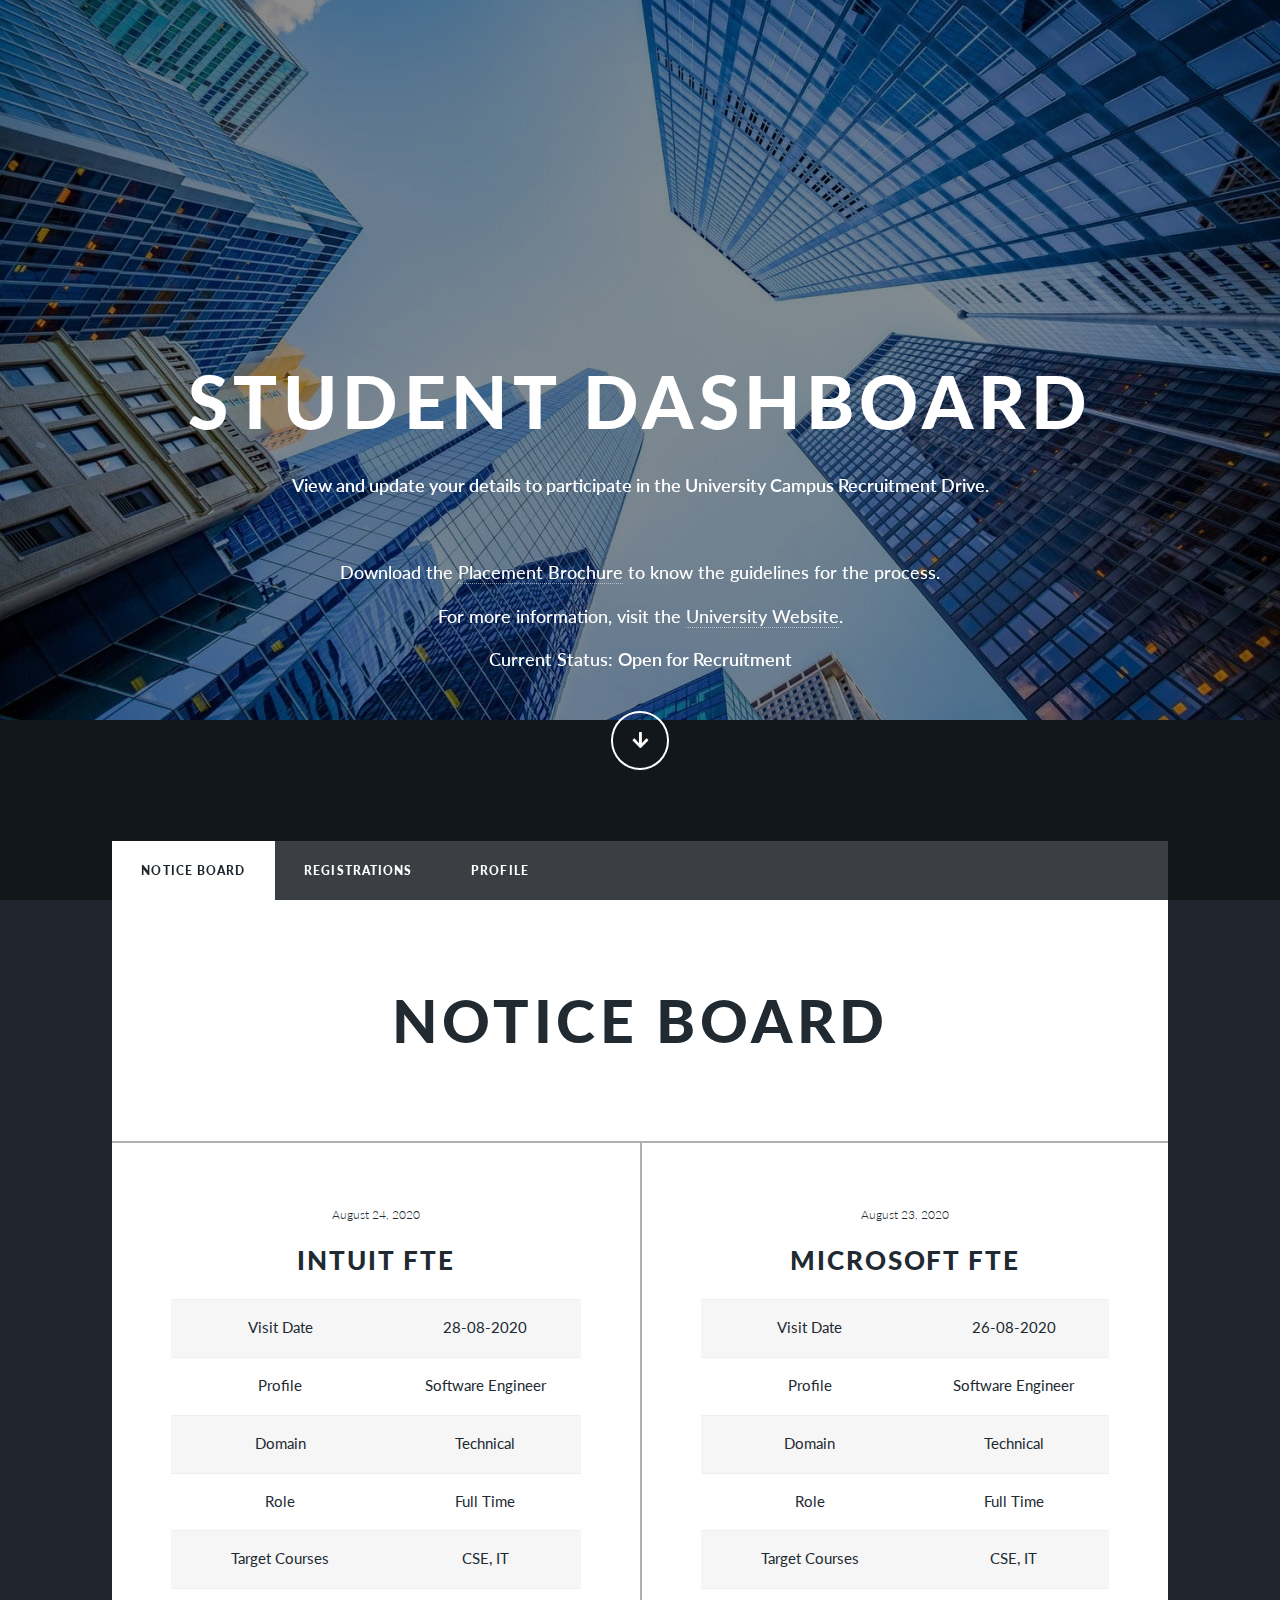
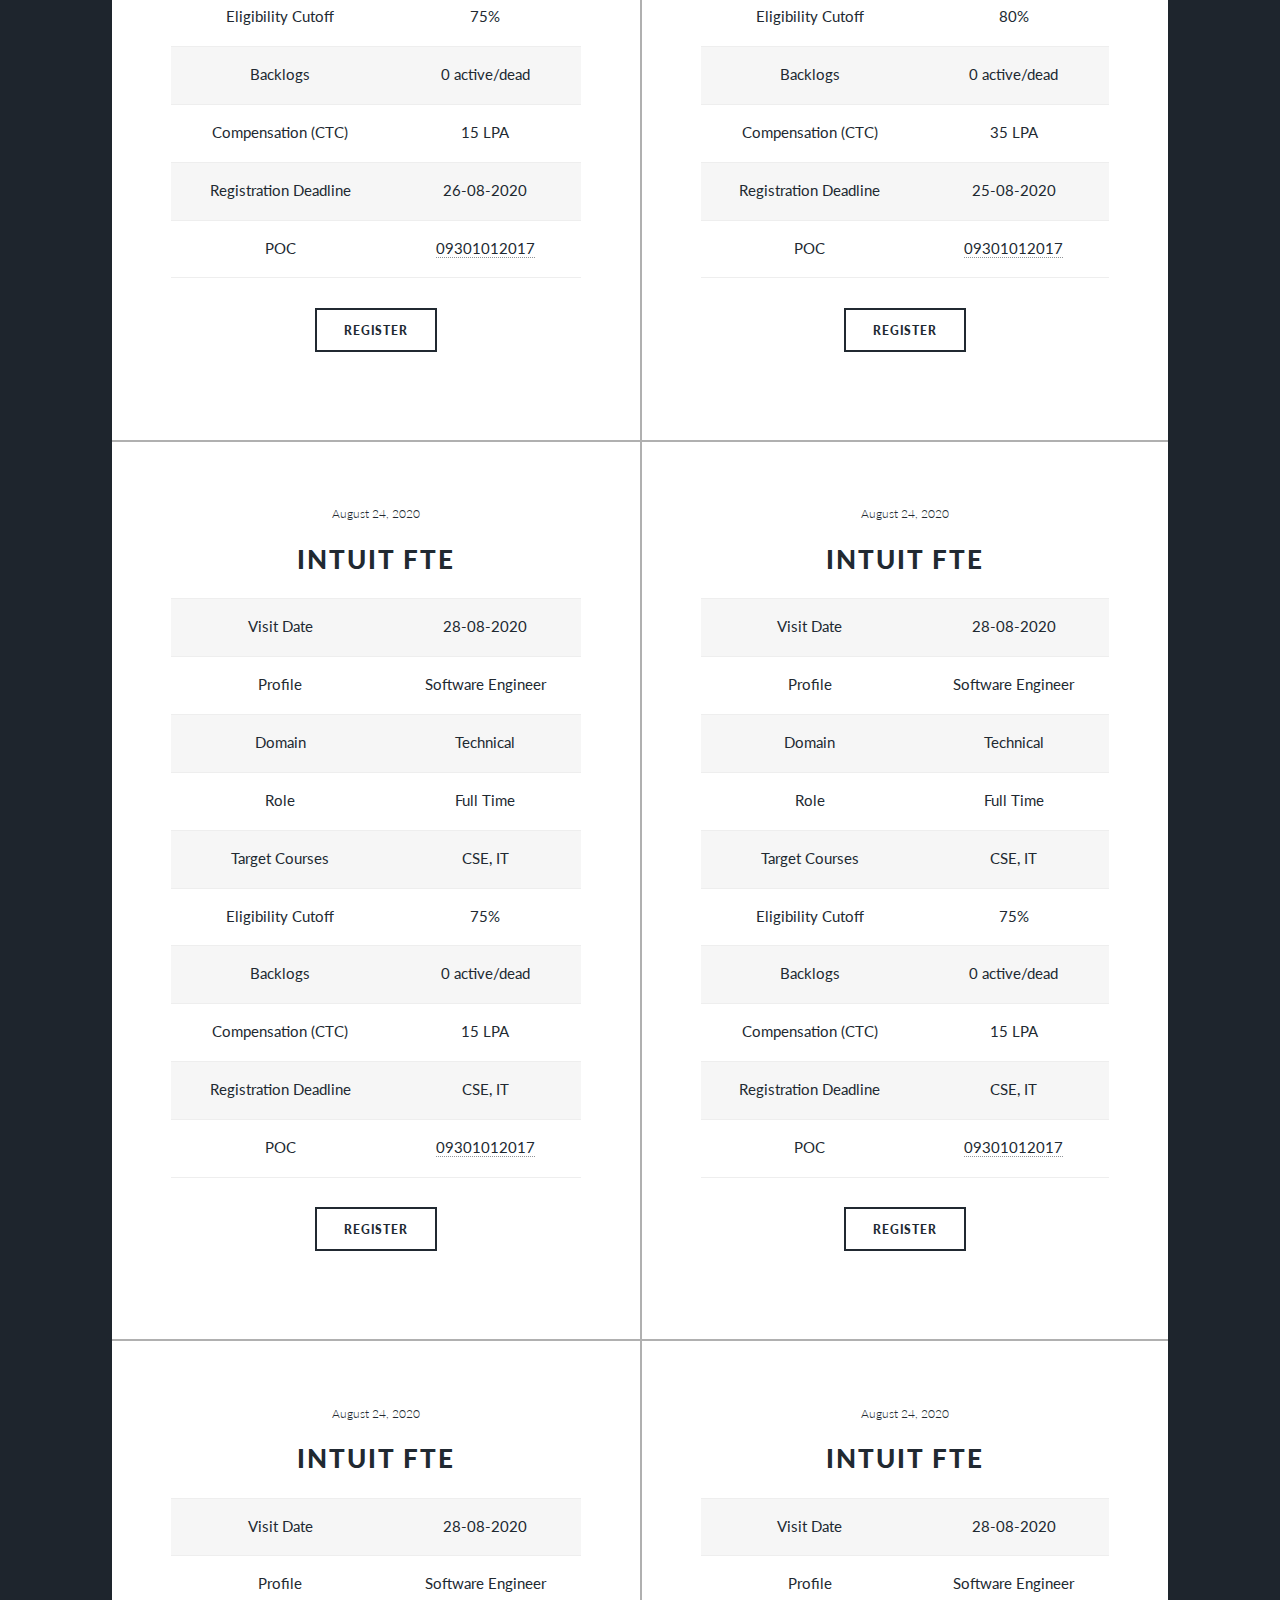
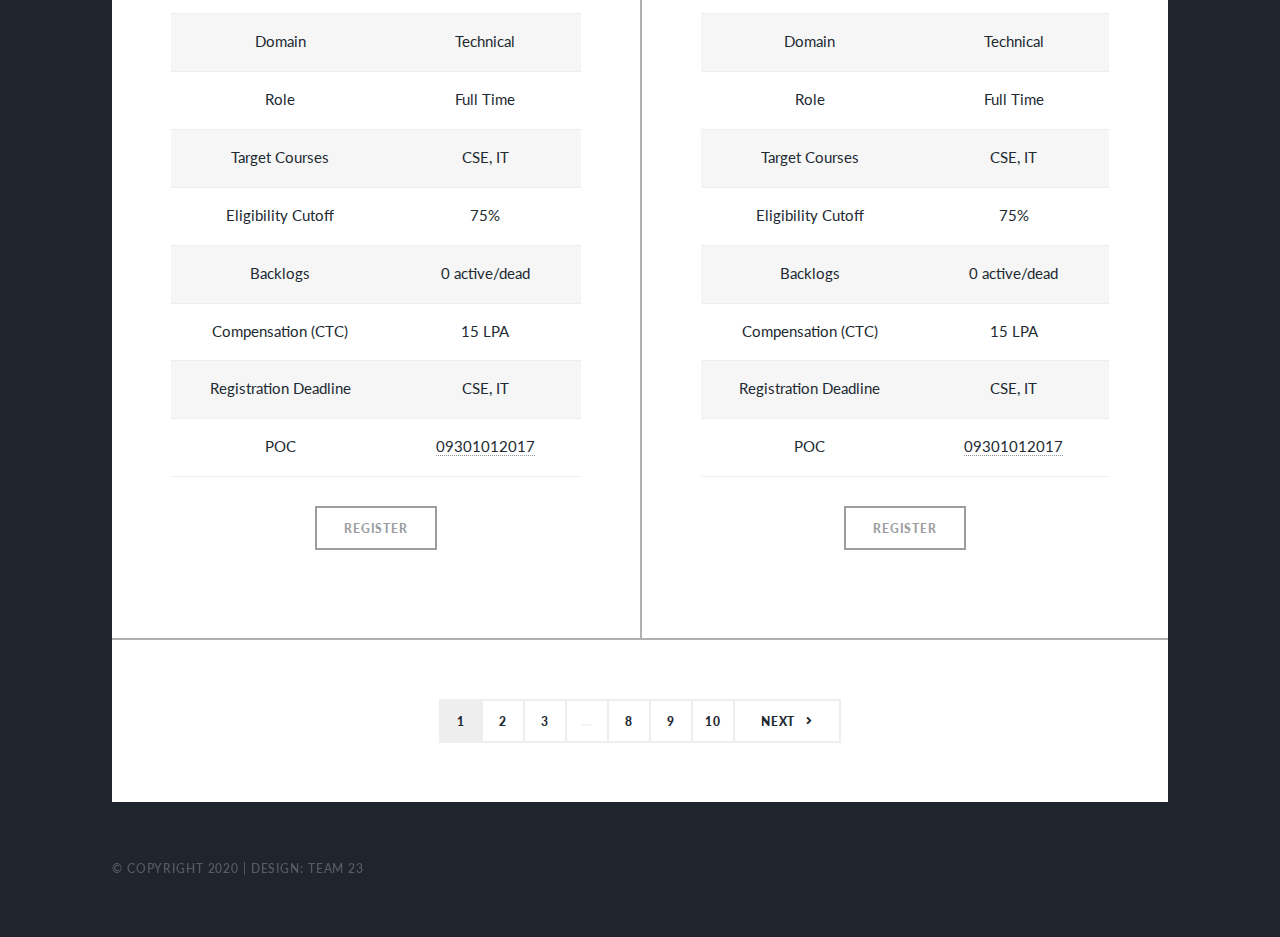
<file: student/noticeboard.html>
<!DOCTYPE HTML>

<html>
	<head>
		<title>Campus Recruitment | Student</title>
		<meta charset="utf-8" />
		<meta name="viewport" content="width=device-width, initial-scale=1, user-scalable=no" />
		<link rel="stylesheet" href="assets/css/dashboard.css" />
		<noscript><link rel="stylesheet" href="assets/css/noscript.css" /></noscript>
	</head>
	
	<body class="is-preload">

		<!-- Wrapper -->
			<div id="wrapper" class="fade-in">
				
				<!-- Scroll to Top -->
					<div id="totop">
						<ul class="actions">
							<li><a href="#wrapper" id="btn" class="button icon solid solo fa-arrow-up scrolly">Top</a></li>
						</ul>
					</div>
				
				<!-- Intro -->
					<div id="intro">
						<h1>Student Dashboard</h1>
						<p>
							<b>View and update your details to participate in the University Campus Recruitment Drive.</b>
							<br />
							<br />
							Download the <a href="#">Placement Brochure</a> to know the guidelines for the process.
							<br />
							For more information, visit the <a href="http://igdtuw.ac.in/" target="_blank">University Website</a>.
							<br />
							Current Status: <b>Open for Recruitment</b>
						</p>
						<ul class="actions">
							<li><a href="#header" class="button icon solid solo fa-arrow-down scrolly">Continue</a></li>
						</ul>
					</div>

				<!-- Header -->
					<header id="header">
						<a href="../index.html" class="logo">Home</a>
					</header>

				<!-- Nav -->
					<nav id="nav">
						<ul class="links">
							<li class="active"><a href="noticeboard.html">Notice Board</a></li>
							<li><a href="registrations.html">Registrations</a></li>
							<li><a href="profile.html">Profile</a></li>
						</ul>
					</nav>

				<!-- Main -->
					<div id="main">
						
						<!-- Article Header -->
						<article class="post featured">
							<header class="major">
								<h2>Notice Board</h2>
							</header>
						</article>

						<!-- Posts -->
							<section class="posts">
								<article>
									<header>
										<span class="date">August 24, 2020</span>
										<h2><a href="#">Intuit FTE</a></h2>
									</header>

									<div class="table-wrapper">
										<table>
											<tbody>
												<tr>
													<td>Visit Date</td>
													<td>28-08-2020</td>
												</tr>
												<tr>
													<td>Profile</td>
													<td>Software Engineer</td>
												</tr>
												<tr>
													<td>Domain</td>
													<td>Technical</td>
												</tr>
												<tr>
													<td>Role</td>													
													<td>Full Time</td>
												</tr>
												<tr>
													<td>Target Courses</td>
													<td>CSE, IT</td>
												</tr>
												<tr>
													<td>Eligibility Cutoff</td>
													<td>75%</td>
												</tr>
												<tr>
													<td>Backlogs</td>
													<td>0 active/dead</td>
												</tr>
												<tr>
													<td>Compensation (CTC)</td>
													<td>15 LPA</td>
												</tr>
												<tr>
													<td>Registration Deadline</td>
													<td>26-08-2020</td>
												</tr>
												<tr>
													<td>POC</td>
													<td><a href="#">09301012017</a></td>
												</tr>											
											</tbody>
										</table>
									<ul class="actions special">
										<li><a href="#" class="button">Register</a></li>
									</ul>
								</article>
								<article>
									<header>
										<span class="date">August 23, 2020</span>
										<h2><a href="#">Microsoft FTE</a></h2>
									</header>

									<div class="table-wrapper">
										<table>
											<tbody>
												<tr>
													<td>Visit Date</td>
													<td>26-08-2020</td>
												</tr>
												<tr>
													<td>Profile</td>
													<td>Software Engineer</td>
												</tr>
												<tr>
													<td>Domain</td>
													<td>Technical</td>
												</tr>
												<tr>
													<td>Role</td>													
													<td>Full Time</td>
												</tr>
												<tr>
													<td>Target Courses</td>
													<td>CSE, IT</td>
												</tr>
												<tr>
													<td>Eligibility Cutoff</td>
													<td>80%</td>
												</tr>
												<tr>
													<td>Backlogs</td>
													<td>0 active/dead</td>
												</tr>
												<tr>
													<td>Compensation (CTC)</td>
													<td>35 LPA</td>
												</tr>
												<tr>
													<td>Registration Deadline</td>
													<td>25-08-2020</td>
												</tr>
												<tr>
													<td>POC</td>
													<td><a href="#">09301012017</a></td>
												</tr>											
											</tbody>
										</table>
									<ul class="actions special">
										<li><a href="#" class="button">Register</a></li>
									</ul>
								</article>
								<article>
									<header>
										<span class="date">August 24, 2020</span>
										<h2><a href="#">Intuit FTE</a></h2>
									</header>

									<div class="table-wrapper">
										<table>
											<tbody>
												<tr>
													<td>Visit Date</td>
													<td>28-08-2020</td>
												</tr>
												<tr>
													<td>Profile</td>
													<td>Software Engineer</td>
												</tr>
												<tr>
													<td>Domain</td>
													<td>Technical</td>
												</tr>
												<tr>
													<td>Role</td>													
													<td>Full Time</td>
												</tr>
												<tr>
													<td>Target Courses</td>
													<td>CSE, IT</td>
												</tr>
												<tr>
													<td>Eligibility Cutoff</td>
													<td>75%</td>
												</tr>
												<tr>
													<td>Backlogs</td>
													<td>0 active/dead</td>
												</tr>
												<tr>
													<td>Compensation (CTC)</td>
													<td>15 LPA</td>
												</tr>
												<tr>
													<td>Registration Deadline</td>
													<td>CSE, IT</td>
												</tr>
												<tr>
													<td>POC</td>
													<td><a href="#">09301012017</a></td>
												</tr>											
											</tbody>
										</table>
									<ul class="actions special">
										<li><a href="#" class="button">Register</a></li>
									</ul>
								</article>
								<article>
									<header>
										<span class="date">August 24, 2020</span>
										<h2><a href="#">Intuit FTE</a></h2>
									</header>

									<div class="table-wrapper">
										<table>
											<tbody>
												<tr>
													<td>Visit Date</td>
													<td>28-08-2020</td>
												</tr>
												<tr>
													<td>Profile</td>
													<td>Software Engineer</td>
												</tr>
												<tr>
													<td>Domain</td>
													<td>Technical</td>
												</tr>
												<tr>
													<td>Role</td>													
													<td>Full Time</td>
												</tr>
												<tr>
													<td>Target Courses</td>
													<td>CSE, IT</td>
												</tr>
												<tr>
													<td>Eligibility Cutoff</td>
													<td>75%</td>
												</tr>
												<tr>
													<td>Backlogs</td>
													<td>0 active/dead</td>
												</tr>
												<tr>
													<td>Compensation (CTC)</td>
													<td>15 LPA</td>
												</tr>
												<tr>
													<td>Registration Deadline</td>
													<td>CSE, IT</td>
												</tr>
												<tr>
													<td>POC</td>
													<td><a href="#">09301012017</a></td>
												</tr>											
											</tbody>
										</table>
									<ul class="actions special">
										<li><a href="#" class="button">Register</a></li>
									</ul>
								</article>
								<article>
									<header>
										<span class="date">August 24, 2020</span>
										<h2><a href="#">Intuit FTE</a></h2>
									</header>

									<div class="table-wrapper">
										<table>
											<tbody>
												<tr>
													<td>Visit Date</td>
													<td>28-08-2020</td>
												</tr>
												<tr>
													<td>Profile</td>
													<td>Software Engineer</td>
												</tr>
												<tr>
													<td>Domain</td>
													<td>Technical</td>
												</tr>
												<tr>
													<td>Role</td>													
													<td>Full Time</td>
												</tr>
												<tr>
													<td>Target Courses</td>
													<td>CSE, IT</td>
												</tr>
												<tr>
													<td>Eligibility Cutoff</td>
													<td>75%</td>
												</tr>
												<tr>
													<td>Backlogs</td>
													<td>0 active/dead</td>
												</tr>
												<tr>
													<td>Compensation (CTC)</td>
													<td>15 LPA</td>
												</tr>
												<tr>
													<td>Registration Deadline</td>
													<td>CSE, IT</td>
												</tr>
												<tr>
													<td>POC</td>
													<td><a href="#">09301012017</a></td>
												</tr>											
											</tbody>
										</table>
									<ul class="actions special">
										<li><a href="#" class="button disabled">Register</a></li>
									</ul>
								</article>
								<article>
									<header>
										<span class="date">August 24, 2020</span>
										<h2><a href="#">Intuit FTE</a></h2>
									</header>

									<div class="table-wrapper">
										<table>
											<tbody>
												<tr>
													<td>Visit Date</td>
													<td>28-08-2020</td>
												</tr>
												<tr>
													<td>Profile</td>
													<td>Software Engineer</td>
												</tr>
												<tr>
													<td>Domain</td>
													<td>Technical</td>
												</tr>
												<tr>
													<td>Role</td>													
													<td>Full Time</td>
												</tr>
												<tr>
													<td>Target Courses</td>
													<td>CSE, IT</td>
												</tr>
												<tr>
													<td>Eligibility Cutoff</td>
													<td>75%</td>
												</tr>
												<tr>
													<td>Backlogs</td>
													<td>0 active/dead</td>
												</tr>
												<tr>
													<td>Compensation (CTC)</td>
													<td>15 LPA</td>
												</tr>
												<tr>
													<td>Registration Deadline</td>
													<td>CSE, IT</td>
												</tr>
												<tr>
													<td>POC</td>
													<td><a href="#">09301012017</a></td>
												</tr>											
											</tbody>
										</table>
									<ul class="actions special">
										<li><a href="#" class="button disabled">Register</a></li>
									</ul>
								</article>
							</section>

						<!-- Footer -->
							<footer>
								<div class="pagination">
									<!--<a href="#" class="previous">Prev</a>-->
									<a href="#" class="page active">1</a>
									<a href="#" class="page">2</a>
									<a href="#" class="page">3</a>
									<span class="extra">&hellip;</span>
									<a href="#" class="page">8</a>
									<a href="#" class="page">9</a>
									<a href="#" class="page">10</a>
									<a href="#" class="next">Next</a>
								</div>
							</footer>

					</div>


				<!-- Copyright -->
					<div id="copyright">
						<p> &copy; Copyright 2020 | Design: Team 23</p>
					</div>

			</div>

		<!-- Scripts -->
			<script src="assets/js/jquery.min.js"></script>
			<script src="assets/js/jquery.scrollex.min.js"></script>
			<script src="assets/js/jquery.scrolly.min.js"></script>
			<script src="assets/js/browser.min.js"></script>
			<script src="assets/js/breakpoints.min.js"></script>
			<script src="assets/js/util.js"></script>
			<script src="assets/js/main.js"></script>
			<script type="text/javascript">

				mybutton = document.getElementById("totop");

				window.onscroll = function() {scrollFunction()};

				function scrollFunction() {
				  if (document.body.scrollTop > 400 || document.documentElement.scrollTop > 400) {
				    mybutton.style.display = "block";
				  } else {
				    mybutton.style.display = "none";
				  }
				}
				function topFunction() {
				  document.documentElement.scrollTop = 0;
				}
			</script>

	</body>
</html>
</file>
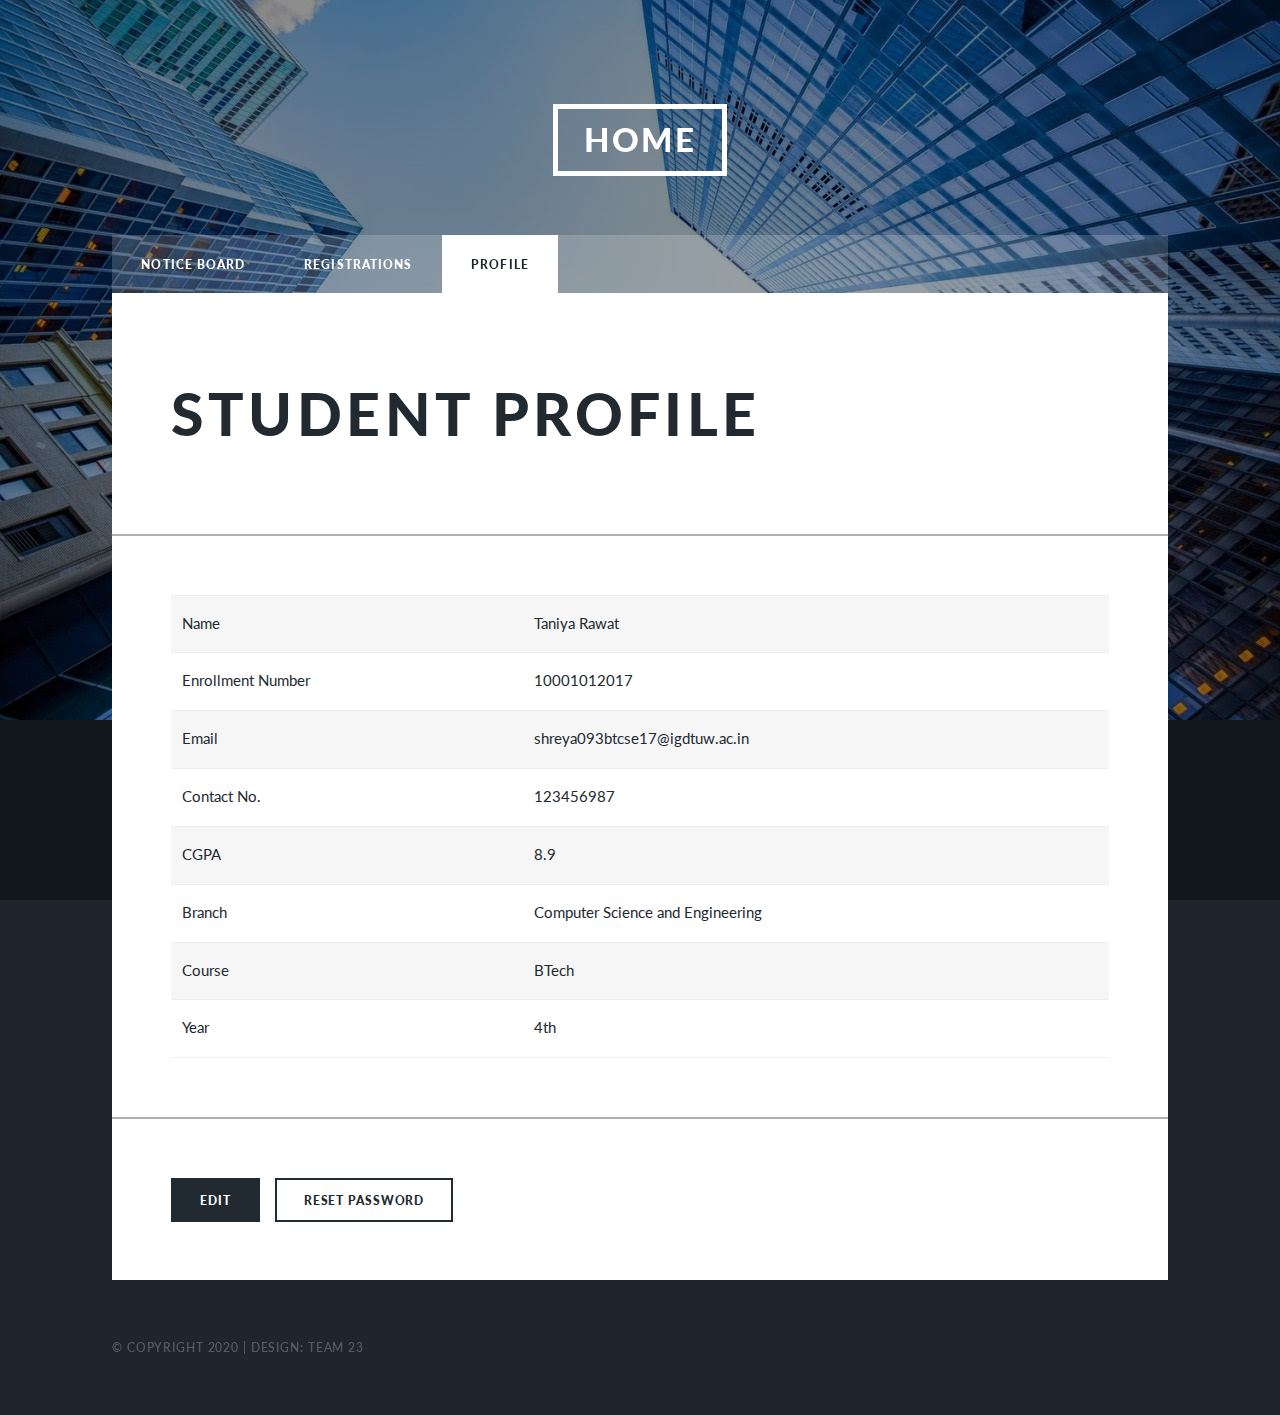
<file: student/profile.html>
<!DOCTYPE HTML>

<html>
	<head>
		<title>Campus Recruitment | Student</title>
		<meta charset="utf-8" />
		<meta name="viewport" content="width=device-width, initial-scale=1, user-scalable=no" />
		<link rel="stylesheet" href="assets/css/dashboard.css" />
		<noscript><link rel="stylesheet" href="assets/css/noscript.css" /></noscript>
	</head>
	<body class="is-preload">

		<!-- Wrapper -->
			<div id="wrapper" class="fade-in">

				<!-- Header -->
					<header id="header">
						<a href="../index.html" class="logo">Home</a>
					</header>

				<!-- Nav -->
					<nav id="nav">
						<ul class="links">
							<li><a href="noticeboard.html#header">Notice Board</a></li>
							<li ><a href="registrations.html">Registrations</a></li>
							<li class="active"><a href="profile.html">Profile</a></li>
						</ul>
					</nav>

				<!-- Main -->
					<div id="main">

						<!-- Post -->
							<section class="post">
								<header class="major">
									<h1>Student Profile</h1>
								</header>							
							</section>

							<div class="table-wrapper">
								<table>
									<tbody>
										<tr>
											<td>Name</td>
											<td>Taniya Rawat</td>
										</tr>
										<tr>
											<td>Enrollment Number</td>
											<td>10001012017</td>
										</tr>
										<tr>
											<td>Email</td>
											<td>shreya093btcse17@igdtuw.ac.in</td>
										</tr>
										<tr>
											<td>Contact No.</td>
											<td>123456987</td>
										</tr>
										<tr>
											<td>CGPA</td>
											<td>8.9</td>
										</tr>
										<tr>
											<td>Branch</td>
											<td>Computer Science and Engineering</td>
										</tr>
										<tr>
											<td>Course</td>
											<td>BTech</td>
										</tr>
										<tr>
											<td>Year</td>
											<td>4th</td>
										</tr>
									</tbody>
								</table>
							</div>

							<div class="col-12">
								<ul class="actions">
									<li><a href="editprofile.html" class="button primary">Edit</a></li>
									<li><a href="editprofile.html" class="button">Reset Password</a></li>
								</ul>
							</div>
								
						
					</div>



				<!-- Copyright -->
					<div id="copyright">
						<p> &copy; Copyright 2020 | Design: Team 23</p>
					</div>

			</div>

		<!-- Scripts -->
			<script src="assets/js/jquery.min.js"></script>
			<script src="assets/js/jquery.scrollex.min.js"></script>
			<script src="assets/js/jquery.scrolly.min.js"></script>
			<script src="assets/js/browser.min.js"></script>
			<script src="assets/js/breakpoints.min.js"></script>
			<script src="assets/js/util.js"></script>
			<script src="assets/js/main.js"></script>

	</body>
</html>
</file>
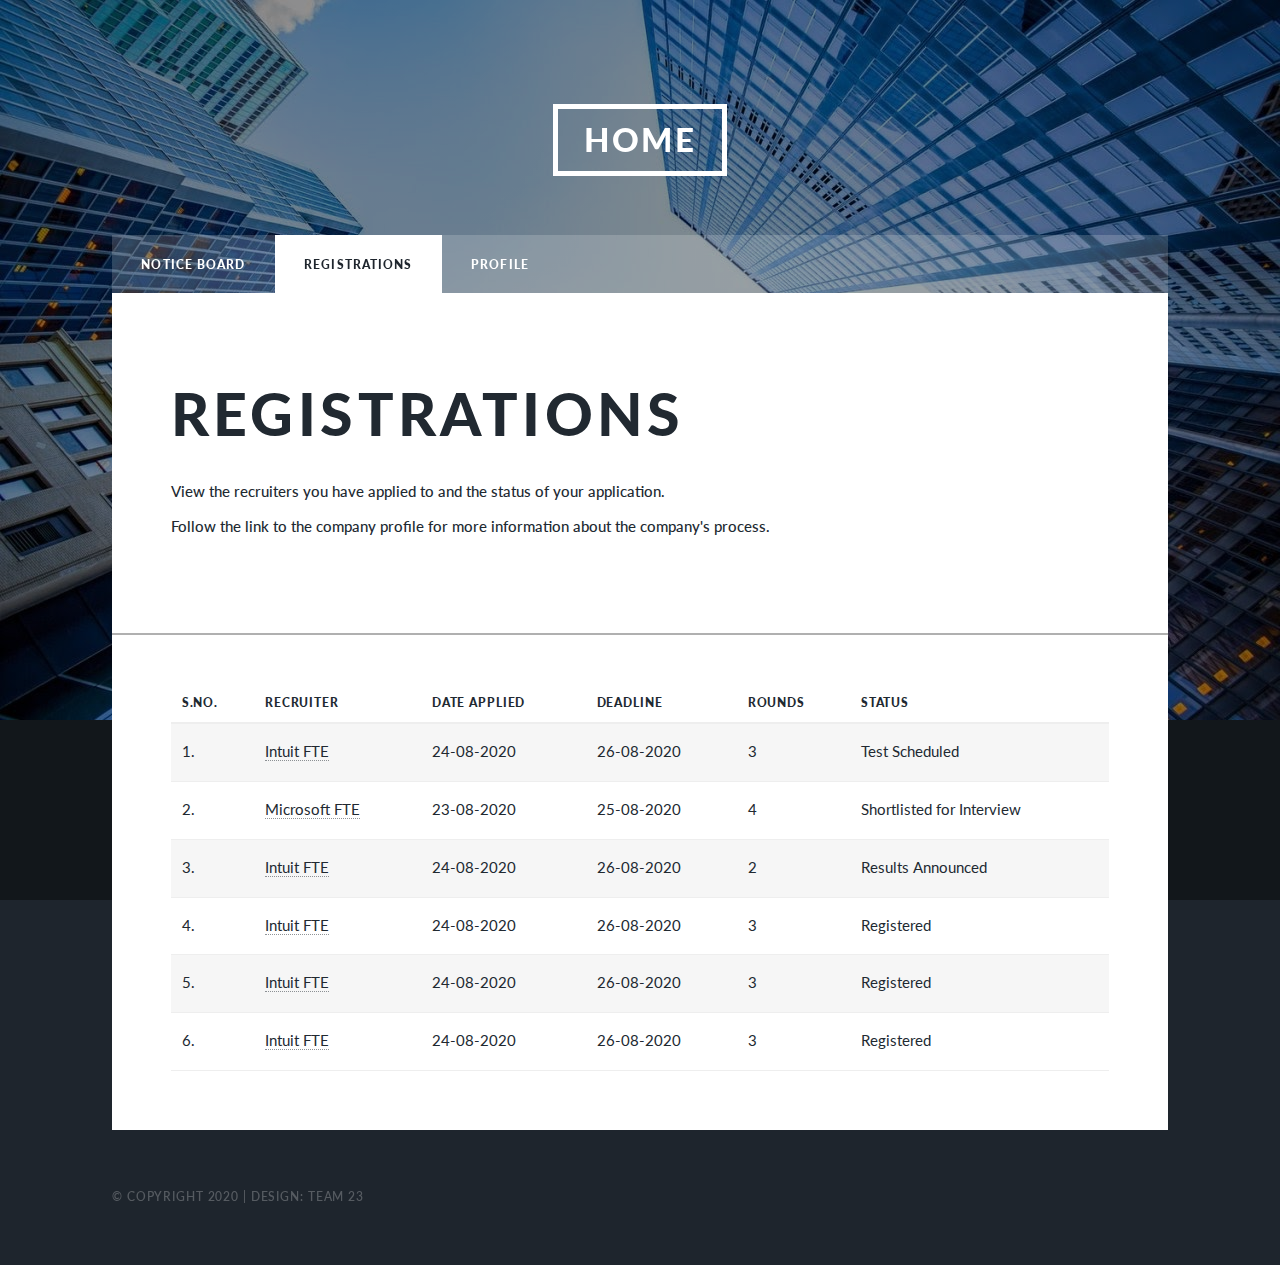
<file: student/registrations.html>
<!DOCTYPE HTML>

<html>
	<head>
		<title>Campus Recruitment | Student</title>
		<meta charset="utf-8" />
		<meta name="viewport" content="width=device-width, initial-scale=1, user-scalable=no" />
		<link rel="stylesheet" href="assets/css/dashboard.css" />
		<noscript><link rel="stylesheet" href="assets/css/noscript.css" /></noscript>
	</head>
	<body class="is-preload">

		<!-- Wrapper -->
			<div id="wrapper" class="fade-in">

				<!-- Header -->
					<header id="header">
						<a href="../index.html" class="logo">Home</a>
					</header>

				<!-- Nav -->
					<nav id="nav">
						<ul class="links">
							<li><a href="noticeboard.html#header">Notice Board</a></li>
							<li class="active"><a href="registrations.html">Registrations</a></li>
							<li><a href="profile.html">Profile</a></li>
						</ul>
					</nav>

				<!-- Main -->
					<div id="main">

						<!-- Post -->
							<section class="post">
								<header class="major">
									<h1>Registrations</h1>
								</header>
								<p>
									View the recruiters you have applied to and the status of your application.
									<br />
									Follow the link to the company profile for more information about the company's process.
								</p>								
							</section>

						<!-- Table -->
							<div class="table-wrapper">
								<table>
									<thead>
										<tr>
											<th>S.No.</th>
											<th>Recruiter</th>
											<th>Date Applied</th>
											<th>Deadline</th>
											<th>Rounds</th>
											<th>Status</th>
										</tr>
									</thead>
									<tbody>
										<tr>
											<td>1.</td>
											<td><a href="#">Intuit FTE</a></td>
											<td>24-08-2020</td>
											<td>26-08-2020</td>
											<td>3</td>
											<td>Test Scheduled</td>
										</tr>
										<tr>
											<td>2.</td>
											<td><a href="#">Microsoft FTE</a></td>
											<td>23-08-2020</td>
											<td>25-08-2020</td>
											<td>4</td>
											<td>Shortlisted for Interview</td>
										</tr>
										<tr>
											<td>3.</td>
											<td><a href="#">Intuit FTE</a></td>
											<td>24-08-2020</td>
											<td>26-08-2020</td>
											<td>2</td>
											<td>Results Announced</td>
										</tr>
										<tr>
											<td>4.</td>
											<td><a href="#">Intuit FTE</a></td>
											<td>24-08-2020</td>
											<td>26-08-2020</td>
											<td>3</td>
											<td>Registered</td>
										</tr>
										<tr>
											<td>5.</td>
											<td><a href="#">Intuit FTE</a></td>
											<td>24-08-2020</td>
											<td>26-08-2020</td>
											<td>3</td>
											<td>Registered</td>
										</tr>
										<tr>
											<td>6.</td>
											<td><a href="#">Intuit FTE</a></td>
											<td>24-08-2020</td>
											<td>26-08-2020</td>
											<td>3</td>
											<td>Registered</td>
										</tr>
									</tbody>
								</table>
							</div>
					</div>



				<!-- Copyright -->
					<div id="copyright">
						<p> &copy; Copyright 2020 | Design: Team 23</p>
					</div>

			</div>

		<!-- Scripts -->
			<script src="assets/js/jquery.min.js"></script>
			<script src="assets/js/jquery.scrollex.min.js"></script>
			<script src="assets/js/jquery.scrolly.min.js"></script>
			<script src="assets/js/browser.min.js"></script>
			<script src="assets/js/breakpoints.min.js"></script>
			<script src="assets/js/util.js"></script>
			<script src="assets/js/main.js"></script>

	</body>
</html>
</file>
<file: assets/css/noscript.css>
/* Banner */

	#banner .inner {
		opacity: 1;
	}
</file>
<file: assets/css/main.css>
@import url("fontawesome-all.min.css");
@import url("https://fonts.googleapis.com/css?family=Lato:300,400,900");


html, body, div, span, applet, object,
iframe, h1, h2, h3, h4, h5, h6, p, blockquote,
pre, a, abbr, acronym, address, big, cite,
code, del, dfn, em, img, ins, kbd, q, s, samp,
small, strike, strong, sub, sup, tt, var, b,
u, i, center, dl, dt, dd, ol, ul, li, fieldset,
form, label, legend, table, caption, tbody,
tfoot, thead, tr, th, td, article, aside,
canvas, details, embed, figure, figcaption,
footer, header, hgroup, menu, nav, output, ruby,
section, summary, time, mark, audio, video {
	margin: 0;
	padding: 0;
	border: 0;
	font-size: 100%;
	font: inherit;
	vertical-align: baseline;}

article, aside, details, figcaption, figure,
footer, header, hgroup, menu, nav, section {
	display: block;}

body {
	line-height: 1;
}

ol, ul {
	list-style: none;
}

blockquote, q {
	quotes: none;
}

	blockquote:before, blockquote:after, q:before, q:after {
		content: '';
		content: none;
	}

table {
	border-collapse: collapse;
	border-spacing: 0;
}

body {
	-webkit-text-size-adjust: none;
}

mark {
	background-color: transparent;
	color: inherit;
}

input::-moz-focus-inner {
	border: 0;
	padding: 0;
}

input, select, textarea {
	-moz-appearance: none;
	-webkit-appearance: none;
	-ms-appearance: none;
	appearance: none;
}

/* Basic */

	html {
		box-sizing: border-box;
	}

	*, *:before, *:after {
		box-sizing: inherit;
	}

	body {
		background: #f3f6fa;
	}

		body.is-preload *, body.is-preload *:before, body.is-preload *:after {
			-moz-animation: none !important;
			-webkit-animation: none !important;
			-ms-animation: none !important;
			animation: none !important;
			-moz-transition: none !important;
			-webkit-transition: none !important;
			-ms-transition: none !important;
			transition: none !important;
		}

	body, input, select, textarea {
		color: #666666;
		font-family: 'Lato', sans-serif;
		font-size: 15pt;
		font-weight: 400;
		letter-spacing: 0.025em;
		line-height: 1.75em;
	}

	a {
		-moz-transition: color 0.2s ease-in-out, border-color 0.2s ease-in-out, background-color 0.2s ease-in-out;
		-webkit-transition: color 0.2s ease-in-out, border-color 0.2s ease-in-out, background-color 0.2s ease-in-out;
		-ms-transition: color 0.2s ease-in-out, border-color 0.2s ease-in-out, background-color 0.2s ease-in-out;
		transition: color 0.2s ease-in-out, border-color 0.2s ease-in-out, background-color 0.2s ease-in-out;
		color: #3fb1a3;
		text-decoration: none;
		border-bottom: dotted 1px;
	}

		a:hover {
			border-bottom-color: transparent;
		}

	strong, b {
		font-weight: 400;
	}

	p, ul, ol, dl, table, blockquote {
		margin: 0 0 2em 0;
	}

	h1, h2, h3, h4, h5, h6 {
		color: inherit;
		font-weight: 500;
		line-height: 1.75em;
		margin-bottom: 1em;
		text-transform: uppercase;
	}

		h1 a, h2 a, h3 a, h4 a, h5 a, h6 a {
			color: inherit;
			text-decoration: none;
			border: 0;
		}

	h2 {
		font-size: 1.5em;
		letter-spacing: 0.1em;
	}

	h3 {
		font-size: 1.15em;
		font-weight: 500;
		letter-spacing: 0.025em;
	}

	sub {
		font-size: 0.8em;
		position: relative;
		top: 0.5em;
	}

	sup {
		font-size: 0.8em;
		position: relative;
		top: -0.5em;
	}

	hr {
		border-top: solid 1px rgba(124, 128, 129, 0.2);
		border: 0;
		margin-bottom: 1.5em;
	}

	blockquote {
		border-left: solid 0.5em rgba(124, 128, 129, 0.2);
		font-style: italic;
		padding: 1em 0 1em 2em;
	}

/* Container */

	.container {
		margin: 0 auto;
		max-width: 100%;
		width: 1400px;
	}

		.container.medium {
			width: 1050px;
		}

		@media screen and (max-width: 1680px) {

			.container {
				width: 1200px;
			}

				.container.medium {
					width: 900px;
				}

		}

		@media screen and (max-width: 1280px) {

			.container {
				width: 960px;
			}

				.container.medium {
					width: 735px;
				}

		}

		@media screen and (max-width: 980px) {

			.container {
				width: 95%;
			}

				.container.medium {
					width: 71.25%;
				}

		}

		@media screen and (max-width: 840px) {

			.container {
				width: 95%;
			}

				.container.medium {
					width: 95%;
				}

		}

		@media screen and (max-width: 736px) {

			.container {
				width: 100%;
			}

				.container.medium {
					width: 100%;
				}

		}

/* Row */

	.row {
		display: flex;
		flex-wrap: wrap;
		box-sizing: border-box;
		align-items: stretch;
	}

		.row > * {
			box-sizing: border-box;
		}

		.row.gtr-uniform > * > :last-child {
			margin-bottom: 0;
		}

		.row.aln-left {
			justify-content: flex-start;
		}

		.row.aln-center {
			justify-content: center;
		}

		.row.aln-right {
			justify-content: flex-end;
		}

		.row.aln-top {
			align-items: flex-start;
		}

		.row.aln-middle {
			align-items: center;
		}

		.row.aln-bottom {
			align-items: flex-end;
		}

		.row > .imp {
			order: -1;
		}

		.row > .col-1 {
			width: 8.33333%;
		}

		.row > .off-1 {
			margin-left: 8.33333%;
		}

		.row > .col-2 {
			width: 16.66667%;
		}

		.row > .off-2 {
			margin-left: 16.66667%;
		}

		.row > .col-3 {
			width: 25%;
		}

		.row > .off-3 {
			margin-left: 25%;
		}

		.row > .col-4 {
			width: 33.33333%;
		}

		.row > .off-4 {
			margin-left: 33.33333%;
		}

		.row > .col-5 {
			width: 41.66667%;
		}

		.row > .off-5 {
			margin-left: 41.66667%;
		}

		.row > .col-6 {
			width: 50%;
		}

		.row > .off-6 {
			margin-left: 50%;
		}

		.row > .col-7 {
			width: 58.33333%;
		}

		.row > .off-7 {
			margin-left: 58.33333%;
		}

		.row > .col-8 {
			width: 66.66667%;
		}

		.row > .off-8 {
			margin-left: 66.66667%;
		}

		.row > .col-9 {
			width: 75%;
		}

		.row > .off-9 {
			margin-left: 75%;
		}

		.row > .col-10 {
			width: 83.33333%;
		}

		.row > .off-10 {
			margin-left: 83.33333%;
		}

		.row > .col-11 {
			width: 91.66667%;
		}

		.row > .off-11 {
			margin-left: 91.66667%;
		}

		.row > .col-12 {
			width: 100%;
		}

		.row > .off-12 {
			margin-left: 100%;
		}

		.row.gtr-0 {
			margin-top: 0px;
			margin-left: 0px;
		}

			.row.gtr-0 > * {
				padding: 0px 0 0 0px;
			}

			.row.gtr-0.gtr-uniform {
				margin-top: 0px;
			}

				.row.gtr-0.gtr-uniform > * {
					padding-top: 0px;
				}

		.row.gtr-25 {
			margin-top: -12.5px;
			margin-left: -12.5px;
		}

			.row.gtr-25 > * {
				padding: 12.5px 0 0 12.5px;
			}

			.row.gtr-25.gtr-uniform {
				margin-top: -12.5px;
			}

				.row.gtr-25.gtr-uniform > * {
					padding-top: 12.5px;
				}

		.row.gtr-50 {
			margin-top: -25px;
			margin-left: -25px;
		}

			.row.gtr-50 > * {
				padding: 25px 0 0 25px;
			}

			.row.gtr-50.gtr-uniform {
				margin-top: -25px;
			}

				.row.gtr-50.gtr-uniform > * {
					padding-top: 25px;
				}

		.row {
			margin-top: -50px;
			margin-left: -50px;
		}

			.row > * {
				padding: 50px 0 0 50px;
			}

			.row.gtr-uniform {
				margin-top: -50px;
			}

				.row.gtr-uniform > * {
					padding-top: 50px;
				}

		.row.gtr-150 {
			margin-top: -75px;
			margin-left: -75px;
		}

			.row.gtr-150 > * {
				padding: 75px 0 0 75px;
			}

			.row.gtr-150.gtr-uniform {
				margin-top: -75px;
			}

				.row.gtr-150.gtr-uniform > * {
					padding-top: 75px;
				}

		.row.gtr-200 {
			margin-top: -100px;
			margin-left: -100px;
		}

			.row.gtr-200 > * {
				padding: 100px 0 0 100px;
			}

			.row.gtr-200.gtr-uniform {
				margin-top: -100px;
			}

				.row.gtr-200.gtr-uniform > * {
					padding-top: 100px;
				}

		@media screen and (max-width: 1680px) {

			.row {
				display: flex;
				flex-wrap: wrap;
				box-sizing: border-box;
				align-items: stretch;
			}

				.row > * {
					box-sizing: border-box;
				}

				.row.gtr-uniform > * > :last-child {
					margin-bottom: 0;
				}

				.row.aln-left {
					justify-content: flex-start;
				}

				.row.aln-center {
					justify-content: center;
				}

				.row.aln-right {
					justify-content: flex-end;
				}

				.row.aln-top {
					align-items: flex-start;
				}

				.row.aln-middle {
					align-items: center;
				}

				.row.aln-bottom {
					align-items: flex-end;
				}

				.row > .imp-wide {
					order: -1;
				}

				.row > .col-1-wide {
					width: 8.33333%;
				}

				.row > .off-1-wide {
					margin-left: 8.33333%;
				}

				.row > .col-2-wide {
					width: 16.66667%;
				}

				.row > .off-2-wide {
					margin-left: 16.66667%;
				}

				.row > .col-3-wide {
					width: 25%;
				}

				.row > .off-3-wide {
					margin-left: 25%;
				}

				.row > .col-4-wide {
					width: 33.33333%;
				}

				.row > .off-4-wide {
					margin-left: 33.33333%;
				}

				.row > .col-5-wide {
					width: 41.66667%;
				}

				.row > .off-5-wide {
					margin-left: 41.66667%;
				}

				.row > .col-6-wide {
					width: 50%;
				}

				.row > .off-6-wide {
					margin-left: 50%;
				}

				.row > .col-7-wide {
					width: 58.33333%;
				}

				.row > .off-7-wide {
					margin-left: 58.33333%;
				}

				.row > .col-8-wide {
					width: 66.66667%;
				}

				.row > .off-8-wide {
					margin-left: 66.66667%;
				}

				.row > .col-9-wide {
					width: 75%;
				}

				.row > .off-9-wide {
					margin-left: 75%;
				}

				.row > .col-10-wide {
					width: 83.33333%;
				}

				.row > .off-10-wide {
					margin-left: 83.33333%;
				}

				.row > .col-11-wide {
					width: 91.66667%;
				}

				.row > .off-11-wide {
					margin-left: 91.66667%;
				}

				.row > .col-12-wide {
					width: 100%;
				}

				.row > .off-12-wide {
					margin-left: 100%;
				}

				.row.gtr-0 {
					margin-top: 0px;
					margin-left: 0px;
				}

					.row.gtr-0 > * {
						padding: 0px 0 0 0px;
					}

					.row.gtr-0.gtr-uniform {
						margin-top: 0px;
					}

						.row.gtr-0.gtr-uniform > * {
							padding-top: 0px;
						}

				.row.gtr-25 {
					margin-top: -10px;
					margin-left: -10px;
				}

					.row.gtr-25 > * {
						padding: 10px 0 0 10px;
					}

					.row.gtr-25.gtr-uniform {
						margin-top: -10px;
					}

						.row.gtr-25.gtr-uniform > * {
							padding-top: 10px;
						}

				.row.gtr-50 {
					margin-top: -20px;
					margin-left: -20px;
				}

					.row.gtr-50 > * {
						padding: 20px 0 0 20px;
					}

					.row.gtr-50.gtr-uniform {
						margin-top: -20px;
					}

						.row.gtr-50.gtr-uniform > * {
							padding-top: 20px;
						}

				.row {
					margin-top: -40px;
					margin-left: -40px;
				}

					.row > * {
						padding: 40px 0 0 40px;
					}

					.row.gtr-uniform {
						margin-top: -40px;
					}

						.row.gtr-uniform > * {
							padding-top: 40px;
						}

				.row.gtr-150 {
					margin-top: -60px;
					margin-left: -60px;
				}

					.row.gtr-150 > * {
						padding: 60px 0 0 60px;
					}

					.row.gtr-150.gtr-uniform {
						margin-top: -60px;
					}

						.row.gtr-150.gtr-uniform > * {
							padding-top: 60px;
						}

				.row.gtr-200 {
					margin-top: -80px;
					margin-left: -80px;
				}

					.row.gtr-200 > * {
						padding: 80px 0 0 80px;
					}

					.row.gtr-200.gtr-uniform {
						margin-top: -80px;
					}

						.row.gtr-200.gtr-uniform > * {
							padding-top: 80px;
						}

		}

		@media screen and (max-width: 1280px) {

			.row {
				display: flex;
				flex-wrap: wrap;
				box-sizing: border-box;
				align-items: stretch;
			}

				.row > * {
					box-sizing: border-box;
				}

				.row.gtr-uniform > * > :last-child {
					margin-bottom: 0;
				}

				.row.aln-left {
					justify-content: flex-start;
				}

				.row.aln-center {
					justify-content: center;
				}

				.row.aln-right {
					justify-content: flex-end;
				}

				.row.aln-top {
					align-items: flex-start;
				}

				.row.aln-middle {
					align-items: center;
				}

				.row.aln-bottom {
					align-items: flex-end;
				}

				.row > .imp-normal {
					order: -1;
				}

				.row > .col-1-normal {
					width: 8.33333%;
				}

				.row > .off-1-normal {
					margin-left: 8.33333%;
				}

				.row > .col-2-normal {
					width: 16.66667%;
				}

				.row > .off-2-normal {
					margin-left: 16.66667%;
				}

				.row > .col-3-normal {
					width: 25%;
				}

				.row > .off-3-normal {
					margin-left: 25%;
				}

				.row > .col-4-normal {
					width: 33.33333%;
				}

				.row > .off-4-normal {
					margin-left: 33.33333%;
				}

				.row > .col-5-normal {
					width: 41.66667%;
				}

				.row > .off-5-normal {
					margin-left: 41.66667%;
				}

				.row > .col-6-normal {
					width: 50%;
				}

				.row > .off-6-normal {
					margin-left: 50%;
				}

				.row > .col-7-normal {
					width: 58.33333%;
				}

				.row > .off-7-normal {
					margin-left: 58.33333%;
				}

				.row > .col-8-normal {
					width: 66.66667%;
				}

				.row > .off-8-normal {
					margin-left: 66.66667%;
				}

				.row > .col-9-normal {
					width: 75%;
				}

				.row > .off-9-normal {
					margin-left: 75%;
				}

				.row > .col-10-normal {
					width: 83.33333%;
				}

				.row > .off-10-normal {
					margin-left: 83.33333%;
				}

				.row > .col-11-normal {
					width: 91.66667%;
				}

				.row > .off-11-normal {
					margin-left: 91.66667%;
				}

				.row > .col-12-normal {
					width: 100%;
				}

				.row > .off-12-normal {
					margin-left: 100%;
				}

				.row.gtr-0 {
					margin-top: 0px;
					margin-left: 0px;
				}

					.row.gtr-0 > * {
						padding: 0px 0 0 0px;
					}

					.row.gtr-0.gtr-uniform {
						margin-top: 0px;
					}

						.row.gtr-0.gtr-uniform > * {
							padding-top: 0px;
						}

				.row.gtr-25 {
					margin-top: -10px;
					margin-left: -10px;
				}

					.row.gtr-25 > * {
						padding: 10px 0 0 10px;
					}

					.row.gtr-25.gtr-uniform {
						margin-top: -10px;
					}

						.row.gtr-25.gtr-uniform > * {
							padding-top: 10px;
						}

				.row.gtr-50 {
					margin-top: -20px;
					margin-left: -20px;
				}

					.row.gtr-50 > * {
						padding: 20px 0 0 20px;
					}

					.row.gtr-50.gtr-uniform {
						margin-top: -20px;
					}

						.row.gtr-50.gtr-uniform > * {
							padding-top: 20px;
						}

				.row {
					margin-top: -40px;
					margin-left: -40px;
				}

					.row > * {
						padding: 40px 0 0 40px;
					}

					.row.gtr-uniform {
						margin-top: -40px;
					}

						.row.gtr-uniform > * {
							padding-top: 40px;
						}

				.row.gtr-150 {
					margin-top: -60px;
					margin-left: -60px;
				}

					.row.gtr-150 > * {
						padding: 60px 0 0 60px;
					}

					.row.gtr-150.gtr-uniform {
						margin-top: -60px;
					}

						.row.gtr-150.gtr-uniform > * {
							padding-top: 60px;
						}

				.row.gtr-200 {
					margin-top: -80px;
					margin-left: -80px;
				}

					.row.gtr-200 > * {
						padding: 80px 0 0 80px;
					}

					.row.gtr-200.gtr-uniform {
						margin-top: -80px;
					}

						.row.gtr-200.gtr-uniform > * {
							padding-top: 80px;
						}

		}

		@media screen and (max-width: 980px) {

			.row {
				display: flex;
				flex-wrap: wrap;
				box-sizing: border-box;
				align-items: stretch;
			}

				.row > * {
					box-sizing: border-box;
				}

				.row.gtr-uniform > * > :last-child {
					margin-bottom: 0;
				}

				.row.aln-left {
					justify-content: flex-start;
				}

				.row.aln-center {
					justify-content: center;
				}

				.row.aln-right {
					justify-content: flex-end;
				}

				.row.aln-top {
					align-items: flex-start;
				}

				.row.aln-middle {
					align-items: center;
				}

				.row.aln-bottom {
					align-items: flex-end;
				}

				.row > .imp-narrow {
					order: -1;
				}

				.row > .col-1-narrow {
					width: 8.33333%;
				}

				.row > .off-1-narrow {
					margin-left: 8.33333%;
				}

				.row > .col-2-narrow {
					width: 16.66667%;
				}

				.row > .off-2-narrow {
					margin-left: 16.66667%;
				}

				.row > .col-3-narrow {
					width: 25%;
				}

				.row > .off-3-narrow {
					margin-left: 25%;
				}

				.row > .col-4-narrow {
					width: 33.33333%;
				}

				.row > .off-4-narrow {
					margin-left: 33.33333%;
				}

				.row > .col-5-narrow {
					width: 41.66667%;
				}

				.row > .off-5-narrow {
					margin-left: 41.66667%;
				}

				.row > .col-6-narrow {
					width: 50%;
				}

				.row > .off-6-narrow {
					margin-left: 50%;
				}

				.row > .col-7-narrow {
					width: 58.33333%;
				}

				.row > .off-7-narrow {
					margin-left: 58.33333%;
				}

				.row > .col-8-narrow {
					width: 66.66667%;
				}

				.row > .off-8-narrow {
					margin-left: 66.66667%;
				}

				.row > .col-9-narrow {
					width: 75%;
				}

				.row > .off-9-narrow {
					margin-left: 75%;
				}

				.row > .col-10-narrow {
					width: 83.33333%;
				}

				.row > .off-10-narrow {
					margin-left: 83.33333%;
				}

				.row > .col-11-narrow {
					width: 91.66667%;
				}

				.row > .off-11-narrow {
					margin-left: 91.66667%;
				}

				.row > .col-12-narrow {
					width: 100%;
				}

				.row > .off-12-narrow {
					margin-left: 100%;
				}

				.row.gtr-0 {
					margin-top: 0px;
					margin-left: 0px;
				}

					.row.gtr-0 > * {
						padding: 0px 0 0 0px;
					}

					.row.gtr-0.gtr-uniform {
						margin-top: 0px;
					}

						.row.gtr-0.gtr-uniform > * {
							padding-top: 0px;
						}

				.row.gtr-25 {
					margin-top: -7.5px;
					margin-left: -7.5px;
				}

					.row.gtr-25 > * {
						padding: 7.5px 0 0 7.5px;
					}

					.row.gtr-25.gtr-uniform {
						margin-top: -7.5px;
					}

						.row.gtr-25.gtr-uniform > * {
							padding-top: 7.5px;
						}

				.row.gtr-50 {
					margin-top: -15px;
					margin-left: -15px;
				}

					.row.gtr-50 > * {
						padding: 15px 0 0 15px;
					}

					.row.gtr-50.gtr-uniform {
						margin-top: -15px;
					}

						.row.gtr-50.gtr-uniform > * {
							padding-top: 15px;
						}

				.row {
					margin-top: -30px;
					margin-left: -30px;
				}

					.row > * {
						padding: 30px 0 0 30px;
					}

					.row.gtr-uniform {
						margin-top: -30px;
					}

						.row.gtr-uniform > * {
							padding-top: 30px;
						}

				.row.gtr-150 {
					margin-top: -45px;
					margin-left: -45px;
				}

					.row.gtr-150 > * {
						padding: 45px 0 0 45px;
					}

					.row.gtr-150.gtr-uniform {
						margin-top: -45px;
					}

						.row.gtr-150.gtr-uniform > * {
							padding-top: 45px;
						}

				.row.gtr-200 {
					margin-top: -60px;
					margin-left: -60px;
				}

					.row.gtr-200 > * {
						padding: 60px 0 0 60px;
					}

					.row.gtr-200.gtr-uniform {
						margin-top: -60px;
					}

						.row.gtr-200.gtr-uniform > * {
							padding-top: 60px;
						}

		}

		@media screen and (max-width: 840px) {

			.row {
				display: flex;
				flex-wrap: wrap;
				box-sizing: border-box;
				align-items: stretch;
			}

				.row > * {
					box-sizing: border-box;
				}

				.row.gtr-uniform > * > :last-child {
					margin-bottom: 0;
				}

				.row.aln-left {
					justify-content: flex-start;
				}

				.row.aln-center {
					justify-content: center;
				}

				.row.aln-right {
					justify-content: flex-end;
				}

				.row.aln-top {
					align-items: flex-start;
				}

				.row.aln-middle {
					align-items: center;
				}

				.row.aln-bottom {
					align-items: flex-end;
				}

				.row > .imp-narrower {
					order: -1;
				}

				.row > .col-1-narrower {
					width: 8.33333%;
				}

				.row > .off-1-narrower {
					margin-left: 8.33333%;
				}

				.row > .col-2-narrower {
					width: 16.66667%;
				}

				.row > .off-2-narrower {
					margin-left: 16.66667%;
				}

				.row > .col-3-narrower {
					width: 25%;
				}

				.row > .off-3-narrower {
					margin-left: 25%;
				}

				.row > .col-4-narrower {
					width: 33.33333%;
				}

				.row > .off-4-narrower {
					margin-left: 33.33333%;
				}

				.row > .col-5-narrower {
					width: 41.66667%;
				}

				.row > .off-5-narrower {
					margin-left: 41.66667%;
				}

				.row > .col-6-narrower {
					width: 50%;
				}

				.row > .off-6-narrower {
					margin-left: 50%;
				}

				.row > .col-7-narrower {
					width: 58.33333%;
				}

				.row > .off-7-narrower {
					margin-left: 58.33333%;
				}

				.row > .col-8-narrower {
					width: 66.66667%;
				}

				.row > .off-8-narrower {
					margin-left: 66.66667%;
				}

				.row > .col-9-narrower {
					width: 75%;
				}

				.row > .off-9-narrower {
					margin-left: 75%;
				}

				.row > .col-10-narrower {
					width: 83.33333%;
				}

				.row > .off-10-narrower {
					margin-left: 83.33333%;
				}

				.row > .col-11-narrower {
					width: 91.66667%;
				}

				.row > .off-11-narrower {
					margin-left: 91.66667%;
				}

				.row > .col-12-narrower {
					width: 100%;
				}

				.row > .off-12-narrower {
					margin-left: 100%;
				}

				.row.gtr-0 {
					margin-top: 0px;
					margin-left: 0px;
				}

					.row.gtr-0 > * {
						padding: 0px 0 0 0px;
					}

					.row.gtr-0.gtr-uniform {
						margin-top: 0px;
					}

						.row.gtr-0.gtr-uniform > * {
							padding-top: 0px;
						}

				.row.gtr-25 {
					margin-top: -7.5px;
					margin-left: -7.5px;
				}

					.row.gtr-25 > * {
						padding: 7.5px 0 0 7.5px;
					}

					.row.gtr-25.gtr-uniform {
						margin-top: -7.5px;
					}

						.row.gtr-25.gtr-uniform > * {
							padding-top: 7.5px;
						}

				.row.gtr-50 {
					margin-top: -15px;
					margin-left: -15px;
				}

					.row.gtr-50 > * {
						padding: 15px 0 0 15px;
					}

					.row.gtr-50.gtr-uniform {
						margin-top: -15px;
					}

						.row.gtr-50.gtr-uniform > * {
							padding-top: 15px;
						}

				.row {
					margin-top: -30px;
					margin-left: -30px;
				}

					.row > * {
						padding: 30px 0 0 30px;
					}

					.row.gtr-uniform {
						margin-top: -30px;
					}

						.row.gtr-uniform > * {
							padding-top: 30px;
						}

				.row.gtr-150 {
					margin-top: -45px;
					margin-left: -45px;
				}

					.row.gtr-150 > * {
						padding: 45px 0 0 45px;
					}

					.row.gtr-150.gtr-uniform {
						margin-top: -45px;
					}

						.row.gtr-150.gtr-uniform > * {
							padding-top: 45px;
						}

				.row.gtr-200 {
					margin-top: -60px;
					margin-left: -60px;
				}

					.row.gtr-200 > * {
						padding: 60px 0 0 60px;
					}

					.row.gtr-200.gtr-uniform {
						margin-top: -60px;
					}

						.row.gtr-200.gtr-uniform > * {
							padding-top: 60px;
						}

		}

		@media screen and (max-width: 736px) {

			.row {
				display: flex;
				flex-wrap: wrap;
				box-sizing: border-box;
				align-items: stretch;
			}

				.row > * {
					box-sizing: border-box;
				}

				.row.gtr-uniform > * > :last-child {
					margin-bottom: 0;
				}

				.row.aln-left {
					justify-content: flex-start;
				}

				.row.aln-center {
					justify-content: center;
				}

				.row.aln-right {
					justify-content: flex-end;
				}

				.row.aln-top {
					align-items: flex-start;
				}

				.row.aln-middle {
					align-items: center;
				}

				.row.aln-bottom {
					align-items: flex-end;
				}

				.row > .imp-mobile {
					order: -1;
				}

				.row > .col-1-mobile {
					width: 8.33333%;
				}

				.row > .off-1-mobile {
					margin-left: 8.33333%;
				}

				.row > .col-2-mobile {
					width: 16.66667%;
				}

				.row > .off-2-mobile {
					margin-left: 16.66667%;
				}

				.row > .col-3-mobile {
					width: 25%;
				}

				.row > .off-3-mobile {
					margin-left: 25%;
				}

				.row > .col-4-mobile {
					width: 33.33333%;
				}

				.row > .off-4-mobile {
					margin-left: 33.33333%;
				}

				.row > .col-5-mobile {
					width: 41.66667%;
				}

				.row > .off-5-mobile {
					margin-left: 41.66667%;
				}

				.row > .col-6-mobile {
					width: 50%;
				}

				.row > .off-6-mobile {
					margin-left: 50%;
				}

				.row > .col-7-mobile {
					width: 58.33333%;
				}

				.row > .off-7-mobile {
					margin-left: 58.33333%;
				}

				.row > .col-8-mobile {
					width: 66.66667%;
				}

				.row > .off-8-mobile {
					margin-left: 66.66667%;
				}

				.row > .col-9-mobile {
					width: 75%;
				}

				.row > .off-9-mobile {
					margin-left: 75%;
				}

				.row > .col-10-mobile {
					width: 83.33333%;
				}

				.row > .off-10-mobile {
					margin-left: 83.33333%;
				}

				.row > .col-11-mobile {
					width: 91.66667%;
				}

				.row > .off-11-mobile {
					margin-left: 91.66667%;
				}

				.row > .col-12-mobile {
					width: 100%;
				}

				.row > .off-12-mobile {
					margin-left: 100%;
				}

				.row.gtr-0 {
					margin-top: 0px;
					margin-left: 0px;
				}

					.row.gtr-0 > * {
						padding: 0px 0 0 0px;
					}

					.row.gtr-0.gtr-uniform {
						margin-top: 0px;
					}

						.row.gtr-0.gtr-uniform > * {
							padding-top: 0px;
						}

				.row.gtr-25 {
					margin-top: -7.5px;
					margin-left: -7.5px;
				}

					.row.gtr-25 > * {
						padding: 7.5px 0 0 7.5px;
					}

					.row.gtr-25.gtr-uniform {
						margin-top: -7.5px;
					}

						.row.gtr-25.gtr-uniform > * {
							padding-top: 7.5px;
						}

				.row.gtr-50 {
					margin-top: -15px;
					margin-left: -15px;
				}

					.row.gtr-50 > * {
						padding: 15px 0 0 15px;
					}

					.row.gtr-50.gtr-uniform {
						margin-top: -15px;
					}

						.row.gtr-50.gtr-uniform > * {
							padding-top: 15px;
						}

				.row {
					margin-top: -30px;
					margin-left: -30px;
				}

					.row > * {
						padding: 30px 0 0 30px;
					}

					.row.gtr-uniform {
						margin-top: -30px;
					}

						.row.gtr-uniform > * {
							padding-top: 30px;
						}

				.row.gtr-150 {
					margin-top: -45px;
					margin-left: -45px;
				}

					.row.gtr-150 > * {
						padding: 45px 0 0 45px;
					}

					.row.gtr-150.gtr-uniform {
						margin-top: -45px;
					}

						.row.gtr-150.gtr-uniform > * {
							padding-top: 45px;
						}

				.row.gtr-200 {
					margin-top: -60px;
					margin-left: -60px;
				}

					.row.gtr-200 > * {
						padding: 60px 0 0 60px;
					}

					.row.gtr-200.gtr-uniform {
						margin-top: -60px;
					}

						.row.gtr-200.gtr-uniform > * {
							padding-top: 60px;
						}

		}

/* Section/Article */

	section.special, article.special {
		text-align: center;
	}

	header.major {
		padding-bottom: 2em;
	}

	header.special {
		margin-bottom: 5em;
		padding-top: 7em;
		position: relative;
		text-align: center;
	}

		header.special:before, header.special:after {
			border-bottom: solid 1.5px;
			border-top: solid 1.5px;
			content: '';
			height: 7px;
			opacity: 0.1;
			position: absolute;
			top: 1.75em;
			width: 43%;
		}

		header.special:before {
			left: 0;
		}

		header.special:after {
			right: 0;
		}

		header.special h2 {
			margin-bottom: 0;
		}

		header.special h2 + p {
			margin-bottom: 0;
			padding-top: 1.5em;
		}

		header.special .icon {
			cursor: default;
			height: 7em;
			left: 0;
			position: absolute;
			text-align: center;
			top: 1em;
			width: 100%;
		}

			header.special .icon:before {
				font-size: 3.5em;
				opacity: 0.35;
			}

	.sectioncont {
		text-align: justify;
	}

	footer > :last-child {
		margin-bottom: 0;
	}

	footer.major {
		padding-top: 3em;
	}

/* Form */

	input[type="text"],
	input[type="password"],
	input[type="email"],
	textarea {
		-moz-transition: background-color 0.2s ease-in-out, border-color 0.2s ease-in-out;
		-webkit-transition: background-color 0.2s ease-in-out, border-color 0.2s ease-in-out;
		-ms-transition: background-color 0.2s ease-in-out, border-color 0.2s ease-in-out;
		transition: background-color 0.2s ease-in-out, border-color 0.2s ease-in-out;
		-moz-appearance: none;
		-webkit-appearance: none;
		-ms-appearance: none;
		appearance: none;
		background: none;
		border: solid 1px rgba(0, 0, 0, 0.5);
		border-radius: 0;
		color: inherit;
		display: block;
		padding: 0.75em;
		text-decoration: none;
		width: 100%;
		outline: 0;
		resize: none;
	}

		input[type="text"]:focus,
		input[type="password"]:focus,
		input[type="email"]:focus,
		textarea:focus {
			border-color: #000;
		}

	input[type="text"],
	input[type="password"],
	input[type="email"] {
		line-height: 1em;
	}

	::-webkit-input-placeholder {
		color: inherit;
		opacity: 0.5;
		position: relative;
		top: 3px;
	}

	:-moz-placeholder {
		color: inherit;
		opacity: 0.5;
	}

	::-moz-placeholder {
		color: inherit;
		opacity: 0.5;
	}

	:-ms-input-placeholder {
		color: inherit;
		opacity: 0.5;
	}

/* Image */

	.image {
		border: 0;
		position: relative;
	}

		.image:before {
			background: url("images/overlay.png");
			content: '';
			height: 100%;
			left: 0;
			position: absolute;
			top: 0;
			width: 100%;
		}

		.image.fit {
			display: block;
		}

			.image.fit img {
				display: block;
				width: 100%;
			}

		.image.featured {
			display: block;
			margin: 0 0 2em 0;
		}

			.image.featured img {
				display: block;
				width: 100%;
			}

/* Icon */

	.icon {
		text-decoration: none;
		position: relative;
	}

		.icon:before {
			-moz-osx-font-smoothing: grayscale;
			-webkit-font-smoothing: antialiased;
			display: inline-block;
			font-style: normal;
			font-variant: normal;
			text-rendering: auto;
			line-height: 1;
			text-transform: none !important;
			font-family: 'Font Awesome 5 Free';
			font-weight: 400;
		}

		.icon.solid:before {
			font-weight: 900;
		}

		.icon:before {
			line-height: inherit;
		}

		.icon.brands:before {
			font-family: 'Font Awesome 5 Brands';
		}

		.icon.circle {
			-moz-transition: all 0.2s ease-in-out;
			-webkit-transition: all 0.2s ease-in-out;
			-ms-transition: all 0.2s ease-in-out;
			transition: all 0.2s ease-in-out;
			border: 0;
			border-radius: 100%;
			display: inline-block;
			font-size: 1.25em;
			height: 2.25em;
			left: 0;
			line-height: 2.25em;
			text-align: center;
			text-decoration: none;
			top: 0;
			width: 2.25em;
		}

			.icon.circle:hover {
				top: -0.2em;
			}

			.icon.circle.fa-twitter {
				background: #70aecd;
				color: #fff;
			}

				.icon.circle.fa-twitter:hover {
					background: #7fb7d2;
				}

			.icon.circle.fa-facebook-f {
				background: #7490c3;
				color: #fff;
			}

				.icon.circle.fa-facebook-f:hover {
					background: #829bc9;
				}

			.icon.circle.fa-google-plus-g {
				background: #db6b67;
				color: #fff;
			}

				.icon.circle.fa-google-plus-g:hover {
					background: #df7b77;
				}

			.icon.circle.fa-github {
				background: #dcad8b;
				color: #fff;
			}

				.icon.circle.fa-github:hover {
					background: #e1b89b;
				}

			.icon.circle.fa-dribbble {
				background: #da83ae;
				color: #fff;
			}

				.icon.circle.fa-dribbble:hover {
					background: #df93b8;
				}

		.icon.featured {
			cursor: default;
			display: block;
			margin: 0 0 1.5em 0;
			opacity: 0.35;
			text-align: center;
		}

			.icon.featured:before {
				font-size: 5em;
				line-height: 1em;
			}

		.icon > .label {
			display: none;
		}

/* List */

	ol {
		list-style: decimal;
		padding-left: 1.25em;
	}

		ol li {
			padding-left: 0.25em;
		}

	ul {
		list-style: disc;
		padding-left: 1em;
	}

		ul li {
			padding-left: 0.5em;
		}

/* Icons */

	ul.icons {
		list-style: none;
		padding-left: 0;
		cursor: default;
	}

		ul.icons li {
			display: inline-block;
			line-height: 1em;
			padding-left: 0.5em;
		}

			ul.icons li:first-child {
				padding-left: 0;
			}

/* Featured Icons */

	ul.featured-icons {
		cursor: default;
		margin: -0.75em 0 0 0;
		opacity: 0.35;
		overflow: hidden;
		position: relative;
		list-style: none;
		padding-left: 0;
	}

		ul.featured-icons li {
			display: block;
			float: left;
			text-align: center;
			width: 50%;
			padding-left: 0;
			margin-bottom: 1em;
		}

			ul.featured-icons li .icon {
				display: inline-block;
				font-size: 5.5em;
				height: 1em;
				line-height: 1.5em;
				width: 1em;
			}

/* Buttons */

	ul.buttons {
		cursor: default;
		list-style: none;
		padding-left: 0;
	}

		ul.buttons:last-child {
			margin-bottom: 0;
		}

		ul.buttons li {
			display: inline-block;
			padding: 0 0 0 1.5em;
		}

			ul.buttons li:first-child {
				padding: 0;
			}

		ul.buttons.stacked li {
			display: block;
			padding: 1.5em 0 0 0;
		}

			ul.buttons.stacked li:first-child {
				padding: 0;
			}

/* Table */

	table {
		width: 100%;
	}

		table.default {
			width: 100%;
		}

			table.default tbody tr {
				border-bottom: solid 1px rgba(124, 128, 129, 0.2);
			}

			table.default td {
				padding: 0.5em 1em 0.5em 1em;
			}

			table.default th {
				font-weight: 400;
				padding: 0.5em 1em 0.5em 1em;
				text-align: left;
			}

			table.default thead {
				background: #7c8081;
				color: #fff;
			}

/* Button */

	input[type="button"],
	input[type="submit"],
	input[type="reset"],
	button,
	.button {
		-moz-appearance: none;
		-webkit-appearance: none;
		-ms-appearance: none;
		appearance: none;
		-moz-transition: color 0.2s ease-in-out, border-color 0.2s ease-in-out, background-color 0.2s ease-in-out;
		-webkit-transition: color 0.2s ease-in-out, border-color 0.2s ease-in-out, background-color 0.2s ease-in-out;
		-ms-transition: color 0.2s ease-in-out, border-color 0.2s ease-in-out, background-color 0.2s ease-in-out;
		transition: color 0.2s ease-in-out, border-color 0.2s ease-in-out, background-color 0.2s ease-in-out;
		background: none;
		border: solid 1px;
		border-radius: 0;
		color: inherit;
		cursor: pointer;
		display: inline-block;
		font-size: 0.8em;
		font-weight: 900;
		letter-spacing: 2px;
		min-width: 18em;
		padding: 0 0.75em;
		line-height: 3.75em;
		text-align: center;
		text-decoration: none;
		text-transform: uppercase;
	}

		input[type="button"]:hover,
		input[type="submit"]:hover,
		input[type="reset"]:hover,
		button:hover,
		.button:hover {
			background: rgba(188, 202, 206, 0.15);
			border-color: inherit;
		}

		input[type="button"].primary,
		input[type="submit"].primary,
		input[type="reset"].primary,
		button.primary,
		.button.primary {
			background: #000000;
			border-color: #fff;
			color: #fff !important;
		}

			input[type="button"].primary:hover,
			input[type="submit"].primary:hover,
			input[type="reset"].primary:hover,
			button.primary:hover,
			.button.primary:hover {
				background: -webkit-linear-gradient(left, #7579ff, #24C2EF) !important;
				border-color: #000000 !important;
				color: #000000 !important;
			}

		input[type="button"].fit,
		input[type="submit"].fit,
		input[type="reset"].fit,
		button.fit,
		.button.fit {
			width: 100%;
		}

		input[type="button"].small,
		input[type="submit"].small,
		input[type="reset"].small,
		button.small,
		.button.small {
			font-size: 0.7em;
			min-width: 14em;
			padding: 0.5em 0;
		}

/* Wrapper */

	.wrapper {
		margin-bottom: 5em;
		padding: 5em;
	}

		.wrapper.style1 {
			background-color: #fff;
			padding: 60px;
			box-shadow: 0 5px 10px rgba(0, 0, 0, 0.2);
		}

		.wrapper.style2 {
			background-color: #000000;
			background-image: url("images/light-bl.svg"), url("images/light-br.svg");
			background-position: bottom left, bottom right;
			background-repeat: no-repeat, no-repeat;
			background-size: 25em, 25em;
			color: #fff;
			box-shadow: 0 10px 20px rgba(0, 0, 0, 0.2);
		}

			.wrapper.style2 input[type="button"]:hover,
			.wrapper.style2 input[type="submit"]:hover,
			.wrapper.style2 input[type="reset"]:hover,
			.wrapper.style2 button:hover,
			.wrapper.style2 .button:hover {
				color: #000;
				background: -webkit-linear-gradient(left, #7579ff, #24C2EF) !important;
			}

			.wrapper.style2 input[type="button"].primary,
			.wrapper.style2 input[type="submit"].primary,
			.wrapper.style2 input[type="reset"].primary,
			.wrapper.style2 button.primary,
			.wrapper.style2 .button.primary {
				background: #fff;
				border-color: #fff;
				color: #83d3c9 !important;
			}

				.wrapper.style2 input[type="button"].primary:hover,
				.wrapper.style2 input[type="submit"].primary:hover,
				.wrapper.style2 input[type="reset"].primary:hover,
				.wrapper.style2 button.primary:hover,
				.wrapper.style2 .button.primary:hover {
					border-color: inherit !important;
					color: #fff !important;
				}

		.wrapper.style3 {
			background: #fff;
			color: inherit;
			box-shadow: 0 10px 20px rgba(0, 0, 0, 0.2);
		}

		.wrapper.style4 {
			background: #fff;
			color: #000;
			padding: 4em;
		}

/* Header */

	@-moz-keyframes reveal-header {
		0% {
			top: -5em;
		}

		100% {
			top: 0;
		}
	}

	@-webkit-keyframes reveal-header {
		0% {
			top: -5em;
		}

		100% {
			top: 0;
		}
	}

	@-ms-keyframes reveal-header {
		0% {
			top: -5em;
		}

		100% {
			top: 0;
		}
	}

	@keyframes reveal-header {
		0% {
			top: -5em;
		}

		100% {
			top: 0;
		}
	}

	#header {
		background: #fff;
		box-shadow: 0 1px 2px 0 rgba(0, 0, 0, 0.075);
		color: inherit;
		cursor: default;
		font-size: 0.8em;
		left: 0;
		padding: 1em 1.5em;
		position: fixed;
		top: 0;
		width: 100%;
		z-index: 10000;
	}

		#header h1 {
			font-weight: 900;
			margin: 0;
		}

			#header h1 span {
				font-weight: 300;
			}

		#header nav {
			letter-spacing: 0.075em;
			position: absolute;
			right: 1.5em;
			text-transform: uppercase;
			top: 0.75em;
		}

			#header nav ul {
				list-style: none;
				padding-left: 0;
			}

				#header nav ul li {
					display: inline-block;
					margin-left: 1.5em;
					padding-left: 0;
				}

					#header nav ul li > ul {
						display: none;
					}

					#header nav ul li a {
						border: solid 1px transparent;
						color: inherit;
						display: inline-block;
						line-height: 1em;
						padding: 0.6em 0.75em;
						text-decoration: none;
					}

					#header nav ul li input[type="button"],
					#header nav ul li input[type="submit"],
					#header nav ul li input[type="reset"],
					#header nav ul li button,
					#header nav ul li .button {
						font-size: 1em;
						min-width: 0;
						width: auto;
					}

					#header nav ul li.submenu > a {
						text-decoration: none;
					}

						#header nav ul li.submenu > a:before {
							-moz-osx-font-smoothing: grayscale;
							-webkit-font-smoothing: antialiased;
							display: inline-block;
							font-style: normal;
							font-variant: normal;
							text-rendering: auto;
							line-height: 1;
							text-transform: none !important;
							font-family: 'Font Awesome 5 Free';
							font-weight: 900;
						}

						#header nav ul li.submenu > a:before {
							content: '\f107';
							margin-right: 0.65em;
						}

					#header nav ul li.active > a, #header nav ul li:hover > a {
						-moz-transition: all 0.2s ease-in-out;
						-webkit-transition: all 0.2s ease-in-out;
						-ms-transition: all 0.2s ease-in-out;
						transition: all 0.2s ease-in-out;
						background: rgba(188, 202, 206, 0.15);
					}

					#header nav ul li.current > a {
						font-weight: 900;
					}

		#header.reveal {
			-moz-animation: reveal-header 0.5s;
			-webkit-animation: reveal-header 0.5s;
			-ms-animation: reveal-header 0.5s;
			animation: reveal-header 0.5s;
		}

		#header.alt {
			-moz-animation: none;
			-webkit-animation: none;
			-ms-animation: none;
			animation: none;
			background: transparent;
			box-shadow: none;
			color: #fff;
			padding: 2em 2.5em;
			position: absolute;
		}

			#header.alt nav {
				right: 2.5em;
				top: 1.75em;
			}

				#header.alt nav ul li.active > a, #header.alt nav ul li:hover > a {
					border: solid 1px;
				}

/* Dropotron */

	.dropotron {
		list-style: none;
		padding-left: 0;
		background: #fff;
		box-shadow: 0 1px 2px 0 rgba(0, 0, 0, 0.075);
		line-height: 2.25em;
		min-width: 13em;
		padding: 1em 0;
		text-transform: uppercase;
		margin-top: calc(-1em + 1px);
	}

		.dropotron.level-0 {
			font-size: 0.7em;
			font-weight: 400;
			margin-top: 1.5em;
		}

			.dropotron.level-0:before {
				border-bottom: solid 0.5em #fff;
				border-left: solid 0.5em transparent;
				border-right: solid 0.5em transparent;
				content: '';
				left: 0.75em;
				position: absolute;
				top: -0.45em;
			}

		.dropotron > li {
			border-top: solid 1px rgba(124, 128, 129, 0.2);
			padding-left: 0;
		}

			.dropotron > li > a {
				-moz-transition: none;
				-webkit-transition: none;
				-ms-transition: none;
				transition: none;
				color: inherit;
				text-decoration: none;
				padding: 0 1em;
				border: 0;
			}

			.dropotron > li:hover > a {
				background: #24C2EF;
				color: #fff;
			}

			.dropotron > li:first-child {
				border-top: 0;
			}

/* Banner */

	@-moz-keyframes reveal-banner {
		0% {
			opacity: 0;
		}

		100% {
			opacity: 1;
		}
	}

	@-webkit-keyframes reveal-banner {
		0% {
			opacity: 0;
		}

		100% {
			opacity: 1;
		}
	}

	@-ms-keyframes reveal-banner {
		0% {
			opacity: 0;
		}

		100% {
			opacity: 1;
		}
	}

	@keyframes reveal-banner {
		0% {
			opacity: 0;
		}

		100% {
			opacity: 1;
		}
	}
	
	#banner {
		background-attachment: fixed;
		background-color: #191819;
		background-image: url("images/light-bl.svg"), url("images/light-br.svg"), url("../../images/banner1.jpg");
		background-position: bottom left, bottom right, top left, top center;
		background-repeat: no-repeat, no-repeat, repeat, no-repeat;
		background-size: 25em, 25em, auto, cover;
		color: #fff;
		cursor: default;
		padding: 6em 0;
		text-align: center;
	}

		#banner .inner {
			-moz-animation: reveal-banner 1s 0.25s ease-in-out;
			-webkit-animation: reveal-banner 1s 0.25s ease-in-out;
			-ms-animation: reveal-banner 1s 0.25s ease-in-out;
			animation: reveal-banner 1s 0.25s ease-in-out;
			-moz-animation-fill-mode: forwards;
			-webkit-animation-fill-mode: forwards;
			-ms-animation-fill-mode: forwards;
			animation-fill-mode: forwards;
			background: rgba(0, 0, 0, 0.85);
			color: #fff;
			display: inline-block;
			opacity: 0;
			padding: 3em;
			text-align: center;
		}

			#banner .inner header {
				display: inline-block;
				border-bottom: solid 2px;
				border-top: solid 2px;
				margin: 0 0 2em 0;
				padding: 3px 0 3px 0;
			}

				#banner .inner header h2 {
					border-bottom: solid 2px;
					border-top: solid 2px;
					font-size: 2.5em;
					font-weight: 900;
					letter-spacing: 0.2em;
					margin: 0;
					padding-left: 0.05em;
					position: relative;
					text-transform: uppercase;
				}

			#banner .inner p {
				letter-spacing: 0.1em;
				margin: 0;
				text-transform: uppercase;
			}

				#banner .inner p a {
					color: inherit;
					font-weight: 400;
					text-decoration: none;
				}

			#banner .inner footer {
				margin: 2em 0 0 0;
			}

		#banner .contactus {
			-moz-animation: reveal-banner 1s 0.25s ease-in-out;
			-webkit-animation: reveal-banner 1s 0.25s ease-in-out;
			-ms-animation: reveal-banner 1s 0.25s ease-in-out;
			animation: reveal-banner 1s 0.25s ease-in-out;
			-moz-animation-fill-mode: forwards;
			-webkit-animation-fill-mode: forwards;
			-ms-animation-fill-mode: forwards;
			animation-fill-mode: forwards;
			background: rgba(0, 0, 0, 0.3);
			color: #fff;
			display: inline-block;
			opacity: 0;
			padding: 2em;
			width: 75%;
			text-align: center;
		}

/* Main */

	#main {
		background-image: url("images/dark-tl.svg"), url("images/dark-tr.svg"), url("images/dark-bl.svg"), url("images/dark-br.svg");
		background-position: top left, top right, bottom left, bottom right;
		background-repeat: no-repeat;
		background-size: 25em;
		padding: 7em 0;
	}

		#main > :last-child {
			margin-bottom: 0;
		}

		#main .sidebar section {
			border-top: solid 1px rgba(124, 128, 129, 0.2);
			margin: 3em 0 0 0;
			padding: 3em 0 0 0;
		}

			#main .sidebar section:first-child {
				border-top: 0;
				padding-top: 0;
				margin-top: 0;
			}

	body.index #main {
		padding-top: 5em;
	}

/* CTA */

	#cta {
		background-attachment: fixed;
		background-color: #645862;
		background-image: url("images/light-tl.svg"), url("images/light-tr.svg"), url("images/overlay1.png"),url("../../images/banner1.jpg");
		background-position: top left, top right, top left, bottom center;
		background-repeat: no-repeat, no-repeat, repeat, no-repeat;
		background-size: 25em, 25em, auto, cover;
		color: #fff;
		padding: 5em;
		text-align: center;
	}

		#cta header {
			margin-bottom: 2em;
		}

/* Footer */

	#footer {
		background: #E8EEF4;
		color: #0D0E0E;
		padding: 1em;
		text-align: center;
	}

		#footer .copyright {
			font-size: 0.8em;
			line-height: 1em;
		}

			#footer .copyright a {
				color: inherit;
			}

			#footer .copyright li {
				display: inline-block;
				margin-left: 1em;
				padding-left: 1em;
				border-left: dotted 1px;
			}

				#footer .copyright li:first-child {
					margin: 0;
					padding: 0;
					border: 0;
				}

/* Wide */

	@media screen and (max-width: 1680px) {

		/* Basic */

			body, input, select, textarea {
				font-size: 14pt;
			}

		/* Section/Article */

			header.special {
				padding-top: 5.5em;
				margin-bottom: 4em;
			}

	}

/* Normal */

	@media screen and (max-width: 1280px) {

		/* Basic */

			body, input, select, textarea {
				font-size: 13pt;
				letter-spacing: 0.025em;
				line-height: 1.65em;
			}

			h1, h2, h3, h4, h5, h6 {
				line-height: 1.5em;
			}

		/* Section/Article */

			header.major {
				padding-bottom: 1.5em;
			}

			footer.major {
				padding-top: 2em;
			}

		/* Wrapper */

			.wrapper {
				margin-bottom: 4em;
				padding: 4em 3em;
			}

				.wrapper.style4 {
					padding: 3em;
				}

		/* Header */

			#header nav ul li {
				margin-left: 1em;
			}

		/* Banner */

			#banner {
				background-attachment: scroll;
			}

		/* CTA */

			#cta {
				padding: 4em;
				background-attachment: scroll;
			}

		/* Footer */

			#footer {
				padding: 4em;
			}

	}

/* Narrow */

	@media screen and (max-width: 980px) {

		/* Basic */

			body, input, select, textarea {
				font-size: 13pt;
				letter-spacing: 0.025em;
				line-height: 1.5em;
			}

		/* Section/Article */

			header br {
				display: none;
			}

			header.major {
				padding-bottom: 1em;
			}

			header.special {
				padding-left: 2.5em;
				padding-right: 2.5em;
			}

			footer.major {
				padding-top: 1.5em;
			}

		/* Wrapper */

			.wrapper {
				margin-bottom: 3em;
				padding: 3em 2.5em;
			}

				.wrapper.special br {
					display: none;
				}

				.wrapper.style1 {
					padding: 0 2.5em;
				}

				.wrapper.style2 {
					background-size: 15em;
				}

				.wrapper.style4 {
					padding: 2.5em;
				}

		/* Banner */

			#banner {
				background-size: 15em, 15em, auto, cover;
			}

		/* Main */

			#main {
				background-size: 15em;
			}

		/* CTA */

			#cta {
				background-size: 15em, 15em, auto, cover;
				padding: 3em;
			}

	}

/* Narrower */

	#navPanel, #navButton {
		display: none;
	}

	@media screen and (max-width: 840px) {

		/* Basic */

			html, body {
				overflow-x: hidden;
			}

			header.major {
				padding-bottom: 0.25em;
			}

			header.special {
				margin-bottom: 4em;
				padding-top: 5em;
			}

				header.special:before, header.special:after {
					width: 40%;
				}

				header.special h2 + p {
					padding-top: 1.25em;
				}

		/* Section/Article */

			section {
				margin: 1em 0 1em 0;
			}

				section:first-child {
					margin-top: 0;
				}

		/* Button */

			input[type="button"].small,
			input[type="submit"].small,
			input[type="reset"].small,
			button.small,
			.button.small {
				font-size: 0.8em;
				min-width: 18em;
				padding: 0.75em 0;
			}

		/* Featured Icons */

			ul.featured-icons {
				margin: 0;
			}

				ul.featured-icons li {
					display: inline-block;
					float: none;
					width: auto;
				}

					ul.featured-icons li .icon {
						font-size: 4em;
						width: 1.25em;
					}

		/* Buttons */

			ul.buttons li {
				display: block;
				padding: 1em 0 0 0;
			}

		/* Header */

			#header {
				display: none;
			}

		/* Banner */

			#banner {
				margin: 0;
			}

		/* Wrapper */

			.wrapper.special-alt {
				text-align: center;
			}

			.wrapper.style4 {
				padding-bottom: 3em;
			}

		/* Main */

			#main {
				padding: 5em 0;
			}

				#main .sidebar {
					border-top: solid 1px rgba(124, 128, 129, 0.1);
					padding-top: 3em;
				}

					#main .sidebar section {
						border-top: 0;
						padding-top: 0;
					}

			body.index #main {
				padding-top: 4.5em;
			}

		/* CTA */

			#cta {
				margin: 0;
			}

		/* Footer */

			#footer {
				padding: 4em 1.5em;
			}

		/* Nav */

			#page-wrapper {
				-moz-backface-visibility: hidden;
				-webkit-backface-visibility: hidden;
				-ms-backface-visibility: hidden;
				backface-visibility: hidden;
				-moz-transition: -moz-transform 0.5s ease;
				-webkit-transition: -webkit-transform 0.5s ease;
				-ms-transition: -ms-transform 0.5s ease;
				transition: transform 0.5s ease;
				padding-bottom: 1px;
			}


			#navButton {
				-moz-backface-visibility: hidden;
				-webkit-backface-visibility: hidden;
				-ms-backface-visibility: hidden;
				backface-visibility: hidden;
				-moz-transition: -moz-transform 0.5s ease;
				-webkit-transition: -webkit-transform 0.5s ease;
				-ms-transition: -ms-transform 0.5s ease;
				transition: transform 0.5s ease;
				display: block;
				height: 60px;
				left: 0;
				position: fixed;
				top: 0;
				width: 100%;
				z-index: 10001;
			}

				#navButton .toggle {
					text-decoration: none;
					height: 60px;
					left: 0;
					position: absolute;
					text-align: center;
					top: 0;
					width: 100%;
					border: 0;
					outline: 0;
				}

					#navButton .toggle:before {
						-moz-osx-font-smoothing: grayscale;
						-webkit-font-smoothing: antialiased;
						display: inline-block;
						font-style: normal;
						font-variant: normal;
						text-rendering: auto;
						line-height: 1;
						text-transform: none !important;
						font-family: 'Font Awesome 5 Free';
						font-weight: 900;
					}

					#navButton .toggle:before {
						color: #fff;
						content: '\f0c9';
						font-size: 1em;
						height: 40px;
						left: 10px;
						line-height: 40px;
						opacity: 0.5;
						position: absolute;
						top: 11px;
						width: 60px;
						z-index: 1;
					}

					#navButton .toggle:after {
						background: rgba(163, 169, 170, 0.75);
						border-radius: 2px;
						content: '';
						height: 40px;
						left: 10px;
						position: absolute;
						top: 10px;
						width: 60px;
					}

			#navPanel {
				-moz-backface-visibility: hidden;
				-webkit-backface-visibility: hidden;
				-ms-backface-visibility: hidden;
				backface-visibility: hidden;
				-moz-transform: translateX(-275px);
				-webkit-transform: translateX(-275px);
				-ms-transform: translateX(-275px);
				transform: translateX(-275px);
				-moz-transition: -moz-transform 0.5s ease;
				-webkit-transition: -webkit-transform 0.5s ease;
				-ms-transition: -ms-transform 0.5s ease;
				transition: transform 0.5s ease;
				display: block;
				height: 100%;
				left: 0;
				overflow-y: auto;
				position: fixed;
				top: 0;
				width: 275px;
				z-index: 10002;
				background: #1c2021;
				color: #fff;
				font-size: 0.8em;
				letter-spacing: 0.075em;
				text-transform: uppercase;
				padding: 0.25em 0.75em 1em 0.75em;
			}

				#navPanel .link {
					border: 0;
					border-top: solid 1px rgba(255, 255, 255, 0.05);
					color: inherit;
					display: block;
					height: 3em;
					line-height: 3em;
					opacity: 0.75;
					text-decoration: none;
				}

					#navPanel .link.depth-0 {
						font-weight: 900;
					}

					#navPanel .link:first-child {
						border-top: 0;
					}

				#navPanel .indent-1 {
					display: inline-block;
					width: 1em;
				}

				#navPanel .indent-2 {
					display: inline-block;
					width: 2em;
				}

				#navPanel .indent-3 {
					display: inline-block;
					width: 3em;
				}

				#navPanel .indent-4 {
					display: inline-block;
					width: 4em;
				}

				#navPanel .indent-5 {
					display: inline-block;
					width: 5em;
				}

			body.navPanel-visible #page-wrapper {
				-moz-transform: translateX(275px);
				-webkit-transform: translateX(275px);
				-ms-transform: translateX(275px);
				transform: translateX(275px);
			}

			body.navPanel-visible #navButton {
				-moz-transform: translateX(275px);
				-webkit-transform: translateX(275px);
				-ms-transform: translateX(275px);
				transform: translateX(275px);
			}

			body.navPanel-visible #navPanel {
				-moz-transform: translateX(0);
				-webkit-transform: translateX(0);
				-ms-transform: translateX(0);
				transform: translateX(0);
			}

	}

/* Mobile */

	@media screen and (max-width: 736px) {

		/* Basic */

			body {
				min-width: 320px;
			}

			h2 {
				font-size: 1.25em;
				letter-spacing: 0.1em;
			}

			h3 {
				font-size: 1em;
				letter-spacing: 0.025em;
			}

			p {
				text-align: justify;
			}

		/* Section/Article */

			header {
				text-align: center;
			}

				header.major {
					padding-bottom: 0;
				}

				header.special {
					margin-bottom: 3em;
					padding-left: 1.5em;
					padding-right: 1.5em;
				}

					header.special:before, header.special:after {
						width: 38%;
					}

					header.special .icon {
						font-size: 0.75em;
						top: 1.5em;
					}

				header p {
					text-align: center;
				}

			footer.major {
				padding-top: 0;
			}

		/* Icon */

			.icon.circle {
				font-size: 1em;
			}

		/* Button */

			input[type="button"],
			input[type="submit"],
			input[type="reset"],
			button,
			.button {
				max-width: 20em;
				width: 100%;
			}

				input[type="button"].fit,
				input[type="submit"].fit,
				input[type="reset"].fit,
				button.fit,
				.button.fit {
					width: auto;
				}

		/* Icons */

			ul.icons li {
				padding-left: 0.25em;
			}

		/* Featured Icons */

			ul.featured-icons li .icon {
				width: 1.1em;
			}

		/* Buttons */

			ul.buttons {
				text-align: center;
			}

		/* Wrapper */

			.wrapper {
				margin-bottom: 2.5em;
				padding: 2.25em 1.5em;
			}

				.wrapper.special br {
					display: none;
				}

				.wrapper.style1 {
					padding: 0 1.5em;
				}

				.wrapper.style2 {
					background-size: 10em;
					padding: 2.25em 1.5em;
				}

				.wrapper.style4 {
					background-size: 10em;
					padding: 1.5em 1.5em 3em 1.5em;
				}

		/* Banner */

			#banner {
				background-size: 10em, 10em, auto, cover;
				padding: 6em 0;
			}

				#banner .inner {
					background: none;
					display: block;
					padding: 0 1.5em;
				}

					#banner .inner header h2 {
						font-size: 1.5em;
					}

					#banner .inner p {
						text-align: center;
					}

					#banner .inner br {
						display: none;
					}

		/* Main */

			#main {
				background-size: 10em;
				padding: 3.5em 0 2.5em 0;
			}

			body.index #main {
				padding: 2.5em 0 0 0;
			}

			body.contact #main {
				padding-bottom: 0;
			}

		/* CTA */

			#cta {
				background-size: 10em, 10em, auto, cover;
				padding: 3em 1.5em;
			}

		/* Footer */

			#footer {
				padding: 3em 1.5em;
			}

				#footer .copyright li {
					display: block;
					margin: 1em 0 0 0;
					padding: 0;
					border: 0;
				}

		/* Nav */

			#navButton .toggle:before {
				top: 8px;
				left: 8px;
				width: 50px;
				height: 34px;
				line-height: 34px;
			}

			#navButton .toggle:after {
				top: 8px;
				left: 8px;
				width: 50px;
				height: 34px;
			}

	}
</file>
<file: assets/css/loginstyle.css>
@import url("fontawesome-all.min.css");
@import url("https://fonts.googleapis.com/css?family=Lato:300,400,900");

html, body, div, span, applet, object, iframe, h1, h2, h3, h4, h5, h6, p, blockquote, pre, a, abbr, acronym, address, big, cite, code, del, dfn, em, img, ins, kbd, q, s, samp, small, strike, strong, sub, sup, tt, var, b, u, i, center, dl, dt, dd, ol, ul, li, fieldset, form, label, legend, table, caption, tbody, tfoot, thead, tr, th, td, article, aside, canvas, details, embed, figure, figcaption, footer, header, hgroup, menu, nav, output, ruby, section, summary, time, mark, audio, video {
    margin: 0;
    padding: 0;
    border: 0;
    font-size: 100%;
    font: inherit;
    vertical-align: baseline;
}

*, *:before, *:after {
    margin: 0;
    padding: 0;
    box-sizing: border-box;
    font-family: 'Lato', sans-serif;
}

body {
    width: 100%;
    height: 100vh;
    display: flex;
    justify-content: center;
    align-items: center;
    background-color: #000000;
    background-image: linear-gradient(315deg, #000000 0%, #212121 74%);
    font-family: 'Lato', sans-serif;
    line-height: 1;
}

input, button {
    border:none;
    outline: none;
    background: none;
}

h1 a, h2 a, h3 a, h4 a, h5 a, h6 a {
    color: #000000;
    text-decoration: none;
    border: 0;
}

a:-webkit-any-link {
    color: #fff;
    cursor: pointer;
    text-decoration: none;
}

h1, h2, h3, h4, h5, h6 {
    color: inherit;
    font-weight: 300;
    line-height: 1.75em;
    margin-bottom: 1em;
    text-transform: uppercase;
}

h1 #logo {
    margin: 0;
}

@media screen and (max-width: 980px)
body, input, select, textarea {
    font-size: 13pt;
    letter-spacing: 0.025em;
    line-height: 1.5em;
}

#header {
    color: #fff;
    cursor: default;
    font-size: 0.9em;
    left: 0;
    padding: 1em 1.5em;
    position: fixed;
    top: 0;
    width: 100%;
    z-index: 10000;
}

    #header h1 span {
        font-weight: 300;
    }

    #header h1 {
        font-weight: 900;
    }

#header nav {
            letter-spacing: 0.075em;
            position: absolute;
            right: 1.5em;
            text-transform: uppercase;
            top: 0.75em;
        }

            #header nav ul {
                list-style: none;
                padding-left: 0;
            }

                #header nav ul li {
                    display: inline-block;
                    margin-left: 1.5em;
                    padding-left: 0;
                }

                    #header nav ul li > ul {
                        display: none;
                    }

                    #header nav ul li a {
                        border: solid 1px transparent;
                        color: inherit;
                        display: inline-block;
                        line-height: 1em;
                        padding: 0.6em 0.75em;
                        text-decoration: none;
                    }

                    #header nav ul li input[type="button"],
                    #header nav ul li input[type="submit"],
                    #header nav ul li input[type="reset"],
                    #header nav ul li button,
                    #header nav ul li .button {
                        border-color: #fff;
                        font-size: 1em;
                        min-width: 0;
                        width: auto;
                    }

                    #header nav ul li.submenu > a {
                        text-decoration: none;
                    }

                        #header nav ul li.submenu > a:before {
                            -moz-osx-font-smoothing: grayscale;
                            -webkit-font-smoothing: antialiased;
                            display: inline-block;
                            font-style: normal;
                            font-variant: normal;
                            text-rendering: auto;
                            line-height: 1;
                            text-transform: none !important;
                            font-family: 'Font Awesome 5 Free';
                            font-weight: 900;
                        }

                        #header nav ul li.submenu > a:before {
                            content: '\f107';
                            margin-right: 0.65em;
                        }

                    #header nav ul li.active > a, #header nav ul li:hover > a {
                        -moz-transition: all 0.2s ease-in-out;
                        -webkit-transition: all 0.2s ease-in-out;
                        -ms-transition: all 0.2s ease-in-out;
                        transition: all 0.2s ease-in-out;
                        background: -webkit-linear-gradient(left, #7579ff, #24C2EF);
                        color: #000;
                        border: none;
                    }

                    #header nav ul li.current > a {
                        font-weight: 900;
                    }

header, nav {
    display: block;
}

header:before, header:after {
    box-sizing: inherit;
}

@-moz-keyframes reveal-banner {
    0% {
      opacity: 0;
    }

    100% {
      opacity: 1;
    }
  }

  @-webkit-keyframes reveal-banner {
    0% {
      opacity: 0;
    }

    100% {
      opacity: 1;
    }
  }

  @-ms-keyframes reveal-banner {
    0% {
      opacity: 0;
    }

    100% {
      opacity: 1;
    }
  }

  @keyframes reveal-banner {
    0% {
      opacity: 0;
    }

    100% {
      opacity: 1;
    }
  }
  
.cont{
    overflow: hidden;
    position: relative;
    width: 900px;
    height: 550px;
    background: #fff;
    opacity: 0;
    box-shadow: 0 19px 38px rgba(0, 0, 0, 0.30), 0 15px 12px rgba(0, 0, 0, 0.22);
    -moz-animation: reveal-banner 1s 0.25s ease-in-out;
    -webkit-animation: reveal-banner 1s 0.25s ease-in-out;
    -ms-animation: reveal-banner 1s 0.25s ease-in-out;
    animation: reveal-banner 1s 0.25s ease-in-out;
    -moz-animation-fill-mode: forwards;
    -webkit-animation-fill-mode: forwards;
    -ms-animation-fill-mode: forwards;
    animation-fill-mode: forwards;
}

.form{
    position: relative;
    width: 640px;
    height: 100%;
    padding: 50px 30px;
    -webkit-transition:-webkit-transform 1.2s ease-in-out;
    transition: -webkit-transform 1.2s ease-in-out;
    transition: transform 1.2s ease-in-out;
    transition: transform 1.2s ease-in-out, -webkit-transform 1.2s ease-in-out;
}

h2 {
    width: 100%;
    font-size: 30px;
    text-align: center;
}

label {
    display: block;
    width: 260px;
    margin: 25px auto 0;
    text-align: center;
}

label span {
    font-size: 14px;
    font-weight: 400;
    color: #505f75;
    text-transform: uppercase;
}

input{
    display: block;
    width: 100%;
    margin-top: 5px;
    font-size: 16px;
    padding-bottom: 5px;
    border-bottom: 1px solid rgba(109, 93, 93, 0.4);
    text-align: center;
    font-family: 'Lato', sans-serif; 
}

button{
    display: block;
    margin: 0 auto;
    width: 260px;
    height: 36px;
    border-radius: 30px;
    color: #fff;
    font-size: 15px;
    cursor: pointer;
}

.submit{
    margin-top: 40px;
    margin-bottom: 30px;
    text-transform: uppercase;
    color: #000;
    font-weight: 600;
    font-family: 'Lato', sans-serif;
    background: -webkit-linear-gradient(left, #7579ff, #24C2EF);
}

.submit:hover {
    background: -webkit-linear-gradient(left, #24C2EF, #7579ff);
}

.forgot-pass{
    margin-top: 15px;
    padding-left: 15px;
    text-align: center;
    font-size: 14px;
    font-weight: 600;
    color: #0c0101;
    cursor: pointer;
}

.forgot-pass:hover{
    color: red;
}


.sub-cont{
    overflow: hidden;
    position: absolute;
    left: 640px;
    top: 0;
    width: 900px;
    height: 100%;
    padding-left: 260px;
    background: #fff;
    -webkit-transition: -webkit-transform 1.2s ease-in-out;
    transition: -webkit-transform 1.2s ease-in-out;
    transition: transform 1.2s ease-in-out;
}

.cont.s-signup .sub-cont{
  -webkit-transform:translate3d(-640px, 0, 0);
          transform:translate3d(-640px, 0, 0);
}

.img{
    overflow: hidden;
    z-index: 2;
    position: absolute;
    left: 0;
    top: 0;
    width: 260px;
    height: 100%;
    padding-top: 360px;
}

.img:before{
    content: '';
    position: absolute;
    right: 0;
    top: 0;
    width: 900px;
    height: 100%;
    background: url("../../images/loginimg.jpg");
    background-size: cover;
    transition: -webkit-transform 1.2s ease-in-out;
    transition: transform 1.2s ease-in-out, -webkit-transform 1.2s ease-in-out;
}

.img:after{
    content: '';
    position: absolute;
    left: 0;
    top: 0;
    width: 100%;
    height: 100%;
    background: rgba(0,0,0,0.3);
}

.cont.s-signup .img:before{
  -webkit-transform:translate3d(640px, 0, 0);
          transform:translate3d(640px, 0, 0);
}

.img-text{
    z-index: 2;
    position: absolute;
    left: 0;
    top: 50px;
    width: 100%;
    padding: 0 20px;
    text-align: center;
    color: #fff;
    -webkit-transition:-webkit-transform 1.2s ease-in-out;
    transition: -webkit-transform 1.2s ease-in-out;
    transition: transform 1.2s ease-in-out, -webkit-transform 1.2s ease-in-out;
}

.img-text h2{
    margin-bottom: 10px;
    font-weight: normal;
}

.img-text p{
    font-size: 14px;
    line-height: 1.5;
}

.cont.s-signup .img-text.m-up{
  -webkit-transform:translateX(520px);
          transform:translateX(520px);
}

.img-text.m-in{
  -webkit-transform:translateX(-520px);
          transform:translateX(-520px);
}

.cont.s-signup .img-text.m-in{
  -webkit-transform:translateX(0);
          transform:translateX(0);
}


.sign-in{
    padding-top: 65px;
    -webkit-transition-timing-function:ease-out;
          transition-timing-function:ease-out;
}

.cont.s-signup .sign-in{
    -webkit-transition-timing-function:ease-in-out;
    transition-timing-function:ease-in-out;
    -webkit-transition-duration:1.2s;
    transition-duration:1.2s; 
    -webkit-transform:translate3d(640px, 0, 0);
    transform:translate3d(640px, 0, 0);
}

.img-btn{
    overflow: hidden;
    z-index: 2;
    position: relative;
    width: 100px;
    height: 36px;
    margin: 0 auto;
    background: rgba(0, 0, 0, 0.8);
    border-radius: 30px;
    color: #fff;
    text-transform: uppercase;
    font-size: 15px;
    cursor: pointer;
}

.img-btn:after{
    content: '';
    z-index: 2;
    position: absolute;
    left: 0;
    top: 0;
    width: 100%;
    height: 100%;
    border: 2px solid #fff;
    border-radius: 30px;
}

.img-btn span{
    position: absolute;
    left: 0;
    top: 0;
    display: -webkit-box;
    display: flex;
    -webkit-box-pack:center;
    justify-content: center;
    align-items: center;
    width: 100%;
    height: 100%;
    -webkit-transition:-webkit-transform 1.2s;
    transition: -webkit-transform 1.2s;
    transition: transform 1.2s;
    transition: transform 1.2s, -webkit-transform 1.2s;;
}

.img-btn span.m-in{
    -webkit-transform:translateY(-72px);
    transform:translateY(-72px);
}

.img-btn:hover{
    background-color: rgba(0, 0, 0, 0.5);
    border-radius: 30px;
}

.cont.s-signup .img-btn span.m-in{
    -webkit-transform:translateY(0);
    transform:translateY(0);
}

.cont.s-signup .img-btn span.m-up{
    -webkit-transform:translateY(72px);
    transform:translateY(72px);
}

.sign-up{
    -webkit-transform:translate3d(-900px, 0, 0);
    transform:translate3d(-900px, 0, 0);
}

.cont.s-signup .sign-up{
    -webkit-transform:translate3d(0, 0, 0);
    transform:translate3d(0, 0, 0);
}
</file>
<file: recruiter/assets/css/dashboard.css>
@import url(fontawesome-all.min.css);
@import url("https://fonts.googleapis.com/css?family=Lato:300,400,900");


html, body, div, span, applet, object,
iframe, h1, h2, h3, h4, h5, h6, p, blockquote,
pre, a, abbr, acronym, address, big, cite,
code, del, dfn, em, img, ins, kbd, q, s, samp,
small, strike, strong, sub, sup, tt, var, b,
u, i, center, dl, dt, dd, ol, ul, li, fieldset,
form, label, legend, table, caption, tbody,
tfoot, thead, tr, th, td, article, aside,
canvas, details, embed, figure, figcaption,
footer, header, hgroup, menu, nav, output, ruby,
section, summary, time, mark, audio, video {
	margin: 0;
	padding: 0;
	border: 0;
	font-size: 100%;
	font: inherit;
	vertical-align: baseline;}

article, aside, details, figcaption, figure,
footer, header, hgroup, menu, nav, section {
	display: block;}

body {
	line-height: 1;
}

ol, ul {
	list-style: none;
}

blockquote, q {
	quotes: none;
}

	blockquote:before, blockquote:after, q:before, q:after {
		content: '';
		content: none;
	}

table {
	font-weight: 400;
	border-collapse: collapse;
	border-spacing: 0;
}

body {
	-webkit-text-size-adjust: none;
}

mark {
	background-color: transparent;
	color: inherit;
}

input::-moz-focus-inner {
	border: 0;
	padding: 0;
}

input, select, textarea {
	-moz-appearance: none;
	-webkit-appearance: none;
	-ms-appearance: none;
	appearance: none;
}

/* Basic */

	@-ms-viewport {
		width: device-width;
	}

	body {
		-ms-overflow-style: scrollbar;
	}

	@media screen and (max-width: 480px) {

		html, body {
			min-width: 320px;
		}

	}

	html {
		box-sizing: border-box;
	}

	*, *:before, *:after {
		box-sizing: inherit;
	}

	body {
		background-color: #1e252d;
	}

		body.is-preload *, body.is-preload *:before, body.is-preload *:after {
			-moz-animation: none !important;
			-webkit-animation: none !important;
			-ms-animation: none !important;
			animation: none !important;
			-moz-transition: none !important;
			-webkit-transition: none !important;
			-ms-transition: none !important;
			transition: none !important;
		}

/* Type */

	html {
		font-size: 16pt;
	}

		@media screen and (max-width: 1680px) {

			html {
				font-size: 12pt;
			}

		}

		@media screen and (max-width: 1280px) {

			html {
				font-size: 11pt;
			}

		}

		@media screen and (max-width: 360px) {

			html {
				font-size: 10pt;
			}

		}

	body {
		color: #212931;
	}

	body, input, select, textarea {
		font-family: "Lato", sans-serif;
		font-weight: 300;
		font-size: 1rem;
		line-height: 2.375;
	}

	a {
		-moz-transition: color 0.2s ease-in-out, background-color 0.2s ease-in-out, border-color 0.2s ease-in-out, box-shadow 0.2s ease-in-out;
		-webkit-transition: color 0.2s ease-in-out, background-color 0.2s ease-in-out, border-color 0.2s ease-in-out, box-shadow 0.2s ease-in-out;
		-ms-transition: color 0.2s ease-in-out, background-color 0.2s ease-in-out, border-color 0.2s ease-in-out, box-shadow 0.2s ease-in-out;
		transition: color 0.2s ease-in-out, background-color 0.2s ease-in-out, border-color 0.2s ease-in-out, box-shadow 0.2s ease-in-out;
		border-bottom: dotted 1px;
		text-decoration: none;
	}

		a:hover {
			border-bottom-color: transparent;
		}

	strong, b {
		font-weight: 600;
	}

	em, i {
		font-style: italic;
	}

	p {
		text-align: justify;
		margin: 0 0 2rem 0;
		font-weight: 500;
	}

	h1, h2, h3, h4, h5, h6 {
		font-family: "Lato", sans-serif;
		font-weight: 900;
		line-height: 1.5;
		letter-spacing: 0.075em;
		text-transform: uppercase;
		margin: 0 0 1rem 0;
	}

		h1 a, h2 a, h3 a, h4 a, h5 a, h6 a {
			border-bottom: 0;
			color: inherit;
			text-decoration: none;
		}

	h1 {
		font-size: 4rem;
		line-height: 1.1;
		margin: 0 0 2rem 0;
	}

	h2 {
		font-size: 1.75rem;
		line-height: 1.3;
		margin: 0 0 1.5rem 0;
	}

	h3 {
		font-size: 1.25rem;
		margin: 0 0 1.5rem 0;
	}

	h4 {
		font-size: 1rem;
	}

	h5 {
		font-size: 0.9rem;
	}

	h6 {
		font-size: 0.8rem;
	}

	sub {
		font-size: 0.8rem;
		position: relative;
		top: 0.5rem;
	}

	sup {
		font-size: 0.8rem;
		position: relative;
		top: -0.5rem;
	}

	blockquote {
		border-left: solid 4px;
		font-style: italic;
		margin: 0 0 2rem 0;
		padding: 0.5rem 0 0.5rem 2rem;
	}

	code {
		border: solid 2px;
		font-family: "Courier New", monospace;
		font-size: 0.9rem;
		margin: 0 0.25rem;
		padding: 0.25rem 0.65rem;
	}

	pre {
		-webkit-overflow-scrolling: touch;
		font-family: "Courier New", monospace;
		font-size: 0.9rem;
		margin: 0 0 2rem 0;
	}

		pre code {
			display: block;
			line-height: 1.75;
			padding: 1rem 1.5rem;
			overflow-x: auto;
		}

	hr {
		border: 0;
		border-bottom: solid 2px;
		margin: 3rem 0;
	}

		hr.major {
			margin: 5rem 0;
		}

	.align-left {
		text-align: left;
	}

	.align-center {
		text-align: center;
	}

	.align-right {
		text-align: right;
	}

	input, select, textarea {
		color: #212931;
	}

	a {
		color: #212931;
		border-bottom-color: rgba(33, 41, 49, 0.5);
	}

		a:hover {
			border-bottom-color: transparent;
			color: #18bfef !important;
		}

	strong, b {
		color: #212931;
	}

	h1, h2, h3, h4, h5, h6 {
		color: #212931;
	}

	blockquote {
		border-left-color: #eeeeee;
	}

	code {
		background: rgba(220, 220, 220, 0.25);
		border-color: #eeeeee;
	}

	hr {
		border-bottom-color: #eeeeee;
	}

/* Scroll to Top */

	#totop {
		position: fixed;
		bottom: 20px;
		right: 40px;
		z-index: 99;		
	}

	#btn {
		background-color: #ffffff !important;
	}

/* Row */

	.row {
		display: flex;
		flex-wrap: wrap;
		box-sizing: border-box;
		align-items: stretch;
	}

		.row > * {
			box-sizing: border-box;
		}

		.row.gtr-uniform > * > :last-child {
			margin-bottom: 0;
		}

		.row.aln-left {
			justify-content: flex-start;
		}

		.row.aln-center {
			justify-content: center;
		}

		.row.aln-right {
			justify-content: flex-end;
		}

		.row.aln-top {
			align-items: flex-start;
		}

		.row.aln-middle {
			align-items: center;
		}

		.row.aln-bottom {
			align-items: flex-end;
		}

		.row > .imp {
			order: -1;
		}

		.row > .col-1 {
			width: 8.33333%;
		}

		.row > .off-1 {
			margin-left: 8.33333%;
		}

		.row > .col-2 {
			width: 16.66667%;
		}

		.row > .off-2 {
			margin-left: 16.66667%;
		}

		.row > .col-3 {
			width: 25%;
		}

		.row > .off-3 {
			margin-left: 25%;
		}

		.row > .col-4 {
			width: 33.33333%;
		}

		.row > .off-4 {
			margin-left: 33.33333%;
		}

		.row > .col-5 {
			width: 41.66667%;
		}

		.row > .off-5 {
			margin-left: 41.66667%;
		}

		.row > .col-6 {
			width: 50%;
		}

		.row > .off-6 {
			margin-left: 50%;
		}

		.row > .col-7 {
			width: 58.33333%;
		}

		.row > .off-7 {
			margin-left: 58.33333%;
		}

		.row > .col-8 {
			width: 66.66667%;
		}

		.row > .off-8 {
			margin-left: 66.66667%;
		}

		.row > .col-9 {
			width: 75%;
		}

		.row > .off-9 {
			margin-left: 75%;
		}

		.row > .col-10 {
			width: 83.33333%;
		}

		.row > .off-10 {
			margin-left: 83.33333%;
		}

		.row > .col-11 {
			width: 91.66667%;
		}

		.row > .off-11 {
			margin-left: 91.66667%;
		}

		.row > .col-12 {
			width: 100%;
		}

		.row > .off-12 {
			margin-left: 100%;
		}

		.row.gtr-0 {
			margin-top: 0;
			margin-left: 0rem;
		}

			.row.gtr-0 > * {
				padding: 0 0 0 0rem;
			}

			.row.gtr-0.gtr-uniform {
				margin-top: 0rem;
			}

				.row.gtr-0.gtr-uniform > * {
					padding-top: 0rem;
				}

		.row.gtr-25 {
			margin-top: 0;
			margin-left: -0.375rem;
		}

			.row.gtr-25 > * {
				padding: 0 0 0 0.375rem;
			}

			.row.gtr-25.gtr-uniform {
				margin-top: -0.375rem;
			}

				.row.gtr-25.gtr-uniform > * {
					padding-top: 0.375rem;
				}

		.row.gtr-50 {
			margin-top: 0;
			margin-left: -0.75rem;
		}

			.row.gtr-50 > * {
				padding: 0 0 0 0.75rem;
			}

			.row.gtr-50.gtr-uniform {
				margin-top: -0.75rem;
			}

				.row.gtr-50.gtr-uniform > * {
					padding-top: 0.75rem;
				}

		.row {
			margin-top: 0;
			margin-left: -1.5rem;
		}

			.row > * {
				padding: 0 0 0 1.5rem;
			}

			.row.gtr-uniform {
				margin-top: -1.5rem;
			}

				.row.gtr-uniform > * {
					padding-top: 1.5rem;
				}

		.row.gtr-150 {
			margin-top: 0;
			margin-left: -2.25rem;
		}

			.row.gtr-150 > * {
				padding: 0 0 0 2.25rem;
			}

			.row.gtr-150.gtr-uniform {
				margin-top: -2.25rem;
			}

				.row.gtr-150.gtr-uniform > * {
					padding-top: 2.25rem;
				}

		.row.gtr-200 {
			margin-top: 0;
			margin-left: -3rem;
		}

			.row.gtr-200 > * {
				padding: 0 0 0 3rem;
			}

			.row.gtr-200.gtr-uniform {
				margin-top: -3rem;
			}

				.row.gtr-200.gtr-uniform > * {
					padding-top: 3rem;
				}

		@media screen and (max-width: 1680px) {

			.row {
				display: flex;
				flex-wrap: wrap;
				box-sizing: border-box;
				align-items: stretch;
			}

				.row > * {
					box-sizing: border-box;
				}

				.row.gtr-uniform > * > :last-child {
					margin-bottom: 0;
				}

				.row.aln-left {
					justify-content: flex-start;
				}

				.row.aln-center {
					justify-content: center;
				}

				.row.aln-right {
					justify-content: flex-end;
				}

				.row.aln-top {
					align-items: flex-start;
				}

				.row.aln-middle {
					align-items: center;
				}

				.row.aln-bottom {
					align-items: flex-end;
				}

				.row > .imp-xlarge {
					order: -1;
				}

				.row > .col-1-xlarge {
					width: 8.33333%;
				}

				.row > .off-1-xlarge {
					margin-left: 8.33333%;
				}

				.row > .col-2-xlarge {
					width: 16.66667%;
				}

				.row > .off-2-xlarge {
					margin-left: 16.66667%;
				}

				.row > .col-3-xlarge {
					width: 25%;
				}

				.row > .off-3-xlarge {
					margin-left: 25%;
				}

				.row > .col-4-xlarge {
					width: 33.33333%;
				}

				.row > .off-4-xlarge {
					margin-left: 33.33333%;
				}

				.row > .col-5-xlarge {
					width: 41.66667%;
				}

				.row > .off-5-xlarge {
					margin-left: 41.66667%;
				}

				.row > .col-6-xlarge {
					width: 50%;
				}

				.row > .off-6-xlarge {
					margin-left: 50%;
				}

				.row > .col-7-xlarge {
					width: 58.33333%;
				}

				.row > .off-7-xlarge {
					margin-left: 58.33333%;
				}

				.row > .col-8-xlarge {
					width: 66.66667%;
				}

				.row > .off-8-xlarge {
					margin-left: 66.66667%;
				}

				.row > .col-9-xlarge {
					width: 75%;
				}

				.row > .off-9-xlarge {
					margin-left: 75%;
				}

				.row > .col-10-xlarge {
					width: 83.33333%;
				}

				.row > .off-10-xlarge {
					margin-left: 83.33333%;
				}

				.row > .col-11-xlarge {
					width: 91.66667%;
				}

				.row > .off-11-xlarge {
					margin-left: 91.66667%;
				}

				.row > .col-12-xlarge {
					width: 100%;
				}

				.row > .off-12-xlarge {
					margin-left: 100%;
				}

				.row.gtr-0 {
					margin-top: 0;
					margin-left: 0rem;
				}

					.row.gtr-0 > * {
						padding: 0 0 0 0rem;
					}

					.row.gtr-0.gtr-uniform {
						margin-top: 0rem;
					}

						.row.gtr-0.gtr-uniform > * {
							padding-top: 0rem;
						}

				.row.gtr-25 {
					margin-top: 0;
					margin-left: -0.375rem;
				}

					.row.gtr-25 > * {
						padding: 0 0 0 0.375rem;
					}

					.row.gtr-25.gtr-uniform {
						margin-top: -0.375rem;
					}

						.row.gtr-25.gtr-uniform > * {
							padding-top: 0.375rem;
						}

				.row.gtr-50 {
					margin-top: 0;
					margin-left: -0.75rem;
				}

					.row.gtr-50 > * {
						padding: 0 0 0 0.75rem;
					}

					.row.gtr-50.gtr-uniform {
						margin-top: -0.75rem;
					}

						.row.gtr-50.gtr-uniform > * {
							padding-top: 0.75rem;
						}

				.row {
					margin-top: 0;
					margin-left: -1.5rem;
				}

					.row > * {
						padding: 0 0 0 1.5rem;
					}

					.row.gtr-uniform {
						margin-top: -1.5rem;
					}

						.row.gtr-uniform > * {
							padding-top: 1.5rem;
						}

				.row.gtr-150 {
					margin-top: 0;
					margin-left: -2.25rem;
				}

					.row.gtr-150 > * {
						padding: 0 0 0 2.25rem;
					}

					.row.gtr-150.gtr-uniform {
						margin-top: -2.25rem;
					}

						.row.gtr-150.gtr-uniform > * {
							padding-top: 2.25rem;
						}

				.row.gtr-200 {
					margin-top: 0;
					margin-left: -3rem;
				}

					.row.gtr-200 > * {
						padding: 0 0 0 3rem;
					}

					.row.gtr-200.gtr-uniform {
						margin-top: -3rem;
					}

						.row.gtr-200.gtr-uniform > * {
							padding-top: 3rem;
						}

		}

		@media screen and (max-width: 1280px) {

			.row {
				display: flex;
				flex-wrap: wrap;
				box-sizing: border-box;
				align-items: stretch;
			}

				.row > * {
					box-sizing: border-box;
				}

				.row.gtr-uniform > * > :last-child {
					margin-bottom: 0;
				}

				.row.aln-left {
					justify-content: flex-start;
				}

				.row.aln-center {
					justify-content: center;
				}

				.row.aln-right {
					justify-content: flex-end;
				}

				.row.aln-top {
					align-items: flex-start;
				}

				.row.aln-middle {
					align-items: center;
				}

				.row.aln-bottom {
					align-items: flex-end;
				}

				.row > .imp-large {
					order: -1;
				}

				.row > .col-1-large {
					width: 8.33333%;
				}

				.row > .off-1-large {
					margin-left: 8.33333%;
				}

				.row > .col-2-large {
					width: 16.66667%;
				}

				.row > .off-2-large {
					margin-left: 16.66667%;
				}

				.row > .col-3-large {
					width: 25%;
				}

				.row > .off-3-large {
					margin-left: 25%;
				}

				.row > .col-4-large {
					width: 33.33333%;
				}

				.row > .off-4-large {
					margin-left: 33.33333%;
				}

				.row > .col-5-large {
					width: 41.66667%;
				}

				.row > .off-5-large {
					margin-left: 41.66667%;
				}

				.row > .col-6-large {
					width: 50%;
				}

				.row > .off-6-large {
					margin-left: 50%;
				}

				.row > .col-7-large {
					width: 58.33333%;
				}

				.row > .off-7-large {
					margin-left: 58.33333%;
				}

				.row > .col-8-large {
					width: 66.66667%;
				}

				.row > .off-8-large {
					margin-left: 66.66667%;
				}

				.row > .col-9-large {
					width: 75%;
				}

				.row > .off-9-large {
					margin-left: 75%;
				}

				.row > .col-10-large {
					width: 83.33333%;
				}

				.row > .off-10-large {
					margin-left: 83.33333%;
				}

				.row > .col-11-large {
					width: 91.66667%;
				}

				.row > .off-11-large {
					margin-left: 91.66667%;
				}

				.row > .col-12-large {
					width: 100%;
				}

				.row > .off-12-large {
					margin-left: 100%;
				}

				.row.gtr-0 {
					margin-top: 0;
					margin-left: 0rem;
				}

					.row.gtr-0 > * {
						padding: 0 0 0 0rem;
					}

					.row.gtr-0.gtr-uniform {
						margin-top: 0rem;
					}

						.row.gtr-0.gtr-uniform > * {
							padding-top: 0rem;
						}

				.row.gtr-25 {
					margin-top: 0;
					margin-left: -0.375rem;
				}

					.row.gtr-25 > * {
						padding: 0 0 0 0.375rem;
					}

					.row.gtr-25.gtr-uniform {
						margin-top: -0.375rem;
					}

						.row.gtr-25.gtr-uniform > * {
							padding-top: 0.375rem;
						}

				.row.gtr-50 {
					margin-top: 0;
					margin-left: -0.75rem;
				}

					.row.gtr-50 > * {
						padding: 0 0 0 0.75rem;
					}

					.row.gtr-50.gtr-uniform {
						margin-top: -0.75rem;
					}

						.row.gtr-50.gtr-uniform > * {
							padding-top: 0.75rem;
						}

				.row {
					margin-top: 0;
					margin-left: -1.5rem;
				}

					.row > * {
						padding: 0 0 0 1.5rem;
					}

					.row.gtr-uniform {
						margin-top: -1.5rem;
					}

						.row.gtr-uniform > * {
							padding-top: 1.5rem;
						}

				.row.gtr-150 {
					margin-top: 0;
					margin-left: -2.25rem;
				}

					.row.gtr-150 > * {
						padding: 0 0 0 2.25rem;
					}

					.row.gtr-150.gtr-uniform {
						margin-top: -2.25rem;
					}

						.row.gtr-150.gtr-uniform > * {
							padding-top: 2.25rem;
						}

				.row.gtr-200 {
					margin-top: 0;
					margin-left: -3rem;
				}

					.row.gtr-200 > * {
						padding: 0 0 0 3rem;
					}

					.row.gtr-200.gtr-uniform {
						margin-top: -3rem;
					}

						.row.gtr-200.gtr-uniform > * {
							padding-top: 3rem;
						}

		}

		@media screen and (max-width: 980px) {

			.row {
				display: flex;
				flex-wrap: wrap;
				box-sizing: border-box;
				align-items: stretch;
			}

				.row > * {
					box-sizing: border-box;
				}

				.row.gtr-uniform > * > :last-child {
					margin-bottom: 0;
				}

				.row.aln-left {
					justify-content: flex-start;
				}

				.row.aln-center {
					justify-content: center;
				}

				.row.aln-right {
					justify-content: flex-end;
				}

				.row.aln-top {
					align-items: flex-start;
				}

				.row.aln-middle {
					align-items: center;
				}

				.row.aln-bottom {
					align-items: flex-end;
				}

				.row > .imp-medium {
					order: -1;
				}

				.row > .col-1-medium {
					width: 8.33333%;
				}

				.row > .off-1-medium {
					margin-left: 8.33333%;
				}

				.row > .col-2-medium {
					width: 16.66667%;
				}

				.row > .off-2-medium {
					margin-left: 16.66667%;
				}

				.row > .col-3-medium {
					width: 25%;
				}

				.row > .off-3-medium {
					margin-left: 25%;
				}

				.row > .col-4-medium {
					width: 33.33333%;
				}

				.row > .off-4-medium {
					margin-left: 33.33333%;
				}

				.row > .col-5-medium {
					width: 41.66667%;
				}

				.row > .off-5-medium {
					margin-left: 41.66667%;
				}

				.row > .col-6-medium {
					width: 50%;
				}

				.row > .off-6-medium {
					margin-left: 50%;
				}

				.row > .col-7-medium {
					width: 58.33333%;
				}

				.row > .off-7-medium {
					margin-left: 58.33333%;
				}

				.row > .col-8-medium {
					width: 66.66667%;
				}

				.row > .off-8-medium {
					margin-left: 66.66667%;
				}

				.row > .col-9-medium {
					width: 75%;
				}

				.row > .off-9-medium {
					margin-left: 75%;
				}

				.row > .col-10-medium {
					width: 83.33333%;
				}

				.row > .off-10-medium {
					margin-left: 83.33333%;
				}

				.row > .col-11-medium {
					width: 91.66667%;
				}

				.row > .off-11-medium {
					margin-left: 91.66667%;
				}

				.row > .col-12-medium {
					width: 100%;
				}

				.row > .off-12-medium {
					margin-left: 100%;
				}

				.row.gtr-0 {
					margin-top: 0;
					margin-left: 0rem;
				}

					.row.gtr-0 > * {
						padding: 0 0 0 0rem;
					}

					.row.gtr-0.gtr-uniform {
						margin-top: 0rem;
					}

						.row.gtr-0.gtr-uniform > * {
							padding-top: 0rem;
						}

				.row.gtr-25 {
					margin-top: 0;
					margin-left: -0.375rem;
				}

					.row.gtr-25 > * {
						padding: 0 0 0 0.375rem;
					}

					.row.gtr-25.gtr-uniform {
						margin-top: -0.375rem;
					}

						.row.gtr-25.gtr-uniform > * {
							padding-top: 0.375rem;
						}

				.row.gtr-50 {
					margin-top: 0;
					margin-left: -0.75rem;
				}

					.row.gtr-50 > * {
						padding: 0 0 0 0.75rem;
					}

					.row.gtr-50.gtr-uniform {
						margin-top: -0.75rem;
					}

						.row.gtr-50.gtr-uniform > * {
							padding-top: 0.75rem;
						}

				.row {
					margin-top: 0;
					margin-left: -1.5rem;
				}

					.row > * {
						padding: 0 0 0 1.5rem;
					}

					.row.gtr-uniform {
						margin-top: -1.5rem;
					}

						.row.gtr-uniform > * {
							padding-top: 1.5rem;
						}

				.row.gtr-150 {
					margin-top: 0;
					margin-left: -2.25rem;
				}

					.row.gtr-150 > * {
						padding: 0 0 0 2.25rem;
					}

					.row.gtr-150.gtr-uniform {
						margin-top: -2.25rem;
					}

						.row.gtr-150.gtr-uniform > * {
							padding-top: 2.25rem;
						}

				.row.gtr-200 {
					margin-top: 0;
					margin-left: -3rem;
				}

					.row.gtr-200 > * {
						padding: 0 0 0 3rem;
					}

					.row.gtr-200.gtr-uniform {
						margin-top: -3rem;
					}

						.row.gtr-200.gtr-uniform > * {
							padding-top: 3rem;
						}

		}

		@media screen and (max-width: 736px) {

			.row {
				display: flex;
				flex-wrap: wrap;
				box-sizing: border-box;
				align-items: stretch;
			}

				.row > * {
					box-sizing: border-box;
				}

				.row.gtr-uniform > * > :last-child {
					margin-bottom: 0;
				}

				.row.aln-left {
					justify-content: flex-start;
				}

				.row.aln-center {
					justify-content: center;
				}

				.row.aln-right {
					justify-content: flex-end;
				}

				.row.aln-top {
					align-items: flex-start;
				}

				.row.aln-middle {
					align-items: center;
				}

				.row.aln-bottom {
					align-items: flex-end;
				}

				.row > .imp-small {
					order: -1;
				}

				.row > .col-1-small {
					width: 8.33333%;
				}

				.row > .off-1-small {
					margin-left: 8.33333%;
				}

				.row > .col-2-small {
					width: 16.66667%;
				}

				.row > .off-2-small {
					margin-left: 16.66667%;
				}

				.row > .col-3-small {
					width: 25%;
				}

				.row > .off-3-small {
					margin-left: 25%;
				}

				.row > .col-4-small {
					width: 33.33333%;
				}

				.row > .off-4-small {
					margin-left: 33.33333%;
				}

				.row > .col-5-small {
					width: 41.66667%;
				}

				.row > .off-5-small {
					margin-left: 41.66667%;
				}

				.row > .col-6-small {
					width: 50%;
				}

				.row > .off-6-small {
					margin-left: 50%;
				}

				.row > .col-7-small {
					width: 58.33333%;
				}

				.row > .off-7-small {
					margin-left: 58.33333%;
				}

				.row > .col-8-small {
					width: 66.66667%;
				}

				.row > .off-8-small {
					margin-left: 66.66667%;
				}

				.row > .col-9-small {
					width: 75%;
				}

				.row > .off-9-small {
					margin-left: 75%;
				}

				.row > .col-10-small {
					width: 83.33333%;
				}

				.row > .off-10-small {
					margin-left: 83.33333%;
				}

				.row > .col-11-small {
					width: 91.66667%;
				}

				.row > .off-11-small {
					margin-left: 91.66667%;
				}

				.row > .col-12-small {
					width: 100%;
				}

				.row > .off-12-small {
					margin-left: 100%;
				}

				.row.gtr-0 {
					margin-top: 0;
					margin-left: 0rem;
				}

					.row.gtr-0 > * {
						padding: 0 0 0 0rem;
					}

					.row.gtr-0.gtr-uniform {
						margin-top: 0rem;
					}

						.row.gtr-0.gtr-uniform > * {
							padding-top: 0rem;
						}

				.row.gtr-25 {
					margin-top: 0;
					margin-left: -0.375rem;
				}

					.row.gtr-25 > * {
						padding: 0 0 0 0.375rem;
					}

					.row.gtr-25.gtr-uniform {
						margin-top: -0.375rem;
					}

						.row.gtr-25.gtr-uniform > * {
							padding-top: 0.375rem;
						}

				.row.gtr-50 {
					margin-top: 0;
					margin-left: -0.75rem;
				}

					.row.gtr-50 > * {
						padding: 0 0 0 0.75rem;
					}

					.row.gtr-50.gtr-uniform {
						margin-top: -0.75rem;
					}

						.row.gtr-50.gtr-uniform > * {
							padding-top: 0.75rem;
						}

				.row {
					margin-top: 0;
					margin-left: -1.5rem;
				}

					.row > * {
						padding: 0 0 0 1.5rem;
					}

					.row.gtr-uniform {
						margin-top: -1.5rem;
					}

						.row.gtr-uniform > * {
							padding-top: 1.5rem;
						}

				.row.gtr-150 {
					margin-top: 0;
					margin-left: -2.25rem;
				}

					.row.gtr-150 > * {
						padding: 0 0 0 2.25rem;
					}

					.row.gtr-150.gtr-uniform {
						margin-top: -2.25rem;
					}

						.row.gtr-150.gtr-uniform > * {
							padding-top: 2.25rem;
						}

				.row.gtr-200 {
					margin-top: 0;
					margin-left: -3rem;
				}

					.row.gtr-200 > * {
						padding: 0 0 0 3rem;
					}

					.row.gtr-200.gtr-uniform {
						margin-top: -3rem;
					}

						.row.gtr-200.gtr-uniform > * {
							padding-top: 3rem;
						}

		}

		@media screen and (max-width: 480px) {

			.row {
				display: flex;
				flex-wrap: wrap;
				box-sizing: border-box;
				align-items: stretch;
			}

				.row > * {
					box-sizing: border-box;
				}

				.row.gtr-uniform > * > :last-child {
					margin-bottom: 0;
				}

				.row.aln-left {
					justify-content: flex-start;
				}

				.row.aln-center {
					justify-content: center;
				}

				.row.aln-right {
					justify-content: flex-end;
				}

				.row.aln-top {
					align-items: flex-start;
				}

				.row.aln-middle {
					align-items: center;
				}

				.row.aln-bottom {
					align-items: flex-end;
				}

				.row > .imp-xsmall {
					order: -1;
				}

				.row > .col-1-xsmall {
					width: 8.33333%;
				}

				.row > .off-1-xsmall {
					margin-left: 8.33333%;
				}

				.row > .col-2-xsmall {
					width: 16.66667%;
				}

				.row > .off-2-xsmall {
					margin-left: 16.66667%;
				}

				.row > .col-3-xsmall {
					width: 25%;
				}

				.row > .off-3-xsmall {
					margin-left: 25%;
				}

				.row > .col-4-xsmall {
					width: 33.33333%;
				}

				.row > .off-4-xsmall {
					margin-left: 33.33333%;
				}

				.row > .col-5-xsmall {
					width: 41.66667%;
				}

				.row > .off-5-xsmall {
					margin-left: 41.66667%;
				}

				.row > .col-6-xsmall {
					width: 50%;
				}

				.row > .off-6-xsmall {
					margin-left: 50%;
				}

				.row > .col-7-xsmall {
					width: 58.33333%;
				}

				.row > .off-7-xsmall {
					margin-left: 58.33333%;
				}

				.row > .col-8-xsmall {
					width: 66.66667%;
				}

				.row > .off-8-xsmall {
					margin-left: 66.66667%;
				}

				.row > .col-9-xsmall {
					width: 75%;
				}

				.row > .off-9-xsmall {
					margin-left: 75%;
				}

				.row > .col-10-xsmall {
					width: 83.33333%;
				}

				.row > .off-10-xsmall {
					margin-left: 83.33333%;
				}

				.row > .col-11-xsmall {
					width: 91.66667%;
				}

				.row > .off-11-xsmall {
					margin-left: 91.66667%;
				}

				.row > .col-12-xsmall {
					width: 100%;
				}

				.row > .off-12-xsmall {
					margin-left: 100%;
				}

				.row.gtr-0 {
					margin-top: 0;
					margin-left: 0rem;
				}

					.row.gtr-0 > * {
						padding: 0 0 0 0rem;
					}

					.row.gtr-0.gtr-uniform {
						margin-top: 0rem;
					}

						.row.gtr-0.gtr-uniform > * {
							padding-top: 0rem;
						}

				.row.gtr-25 {
					margin-top: 0;
					margin-left: -0.375rem;
				}

					.row.gtr-25 > * {
						padding: 0 0 0 0.375rem;
					}

					.row.gtr-25.gtr-uniform {
						margin-top: -0.375rem;
					}

						.row.gtr-25.gtr-uniform > * {
							padding-top: 0.375rem;
						}

				.row.gtr-50 {
					margin-top: 0;
					margin-left: -0.75rem;
				}

					.row.gtr-50 > * {
						padding: 0 0 0 0.75rem;
					}

					.row.gtr-50.gtr-uniform {
						margin-top: -0.75rem;
					}

						.row.gtr-50.gtr-uniform > * {
							padding-top: 0.75rem;
						}

				.row {
					margin-top: 0;
					margin-left: -1.5rem;
				}

					.row > * {
						padding: 0 0 0 1.5rem;
					}

					.row.gtr-uniform {
						margin-top: -1.5rem;
					}

						.row.gtr-uniform > * {
							padding-top: 1.5rem;
						}

				.row.gtr-150 {
					margin-top: 0;
					margin-left: -2.25rem;
				}

					.row.gtr-150 > * {
						padding: 0 0 0 2.25rem;
					}

					.row.gtr-150.gtr-uniform {
						margin-top: -2.25rem;
					}

						.row.gtr-150.gtr-uniform > * {
							padding-top: 2.25rem;
						}

				.row.gtr-200 {
					margin-top: 0;
					margin-left: -3rem;
				}

					.row.gtr-200 > * {
						padding: 0 0 0 3rem;
					}

					.row.gtr-200.gtr-uniform {
						margin-top: -3rem;
					}

						.row.gtr-200.gtr-uniform > * {
							padding-top: 3rem;
						}

		}

		@media screen and (max-width: 360px) {

			.row {
				display: flex;
				flex-wrap: wrap;
				box-sizing: border-box;
				align-items: stretch;
			}

				.row > * {
					box-sizing: border-box;
				}

				.row.gtr-uniform > * > :last-child {
					margin-bottom: 0;
				}

				.row.aln-left {
					justify-content: flex-start;
				}

				.row.aln-center {
					justify-content: center;
				}

				.row.aln-right {
					justify-content: flex-end;
				}

				.row.aln-top {
					align-items: flex-start;
				}

				.row.aln-middle {
					align-items: center;
				}

				.row.aln-bottom {
					align-items: flex-end;
				}

				.row > .imp-xxsmall {
					order: -1;
				}

				.row > .col-1-xxsmall {
					width: 8.33333%;
				}

				.row > .off-1-xxsmall {
					margin-left: 8.33333%;
				}

				.row > .col-2-xxsmall {
					width: 16.66667%;
				}

				.row > .off-2-xxsmall {
					margin-left: 16.66667%;
				}

				.row > .col-3-xxsmall {
					width: 25%;
				}

				.row > .off-3-xxsmall {
					margin-left: 25%;
				}

				.row > .col-4-xxsmall {
					width: 33.33333%;
				}

				.row > .off-4-xxsmall {
					margin-left: 33.33333%;
				}

				.row > .col-5-xxsmall {
					width: 41.66667%;
				}

				.row > .off-5-xxsmall {
					margin-left: 41.66667%;
				}

				.row > .col-6-xxsmall {
					width: 50%;
				}

				.row > .off-6-xxsmall {
					margin-left: 50%;
				}

				.row > .col-7-xxsmall {
					width: 58.33333%;
				}

				.row > .off-7-xxsmall {
					margin-left: 58.33333%;
				}

				.row > .col-8-xxsmall {
					width: 66.66667%;
				}

				.row > .off-8-xxsmall {
					margin-left: 66.66667%;
				}

				.row > .col-9-xxsmall {
					width: 75%;
				}

				.row > .off-9-xxsmall {
					margin-left: 75%;
				}

				.row > .col-10-xxsmall {
					width: 83.33333%;
				}

				.row > .off-10-xxsmall {
					margin-left: 83.33333%;
				}

				.row > .col-11-xxsmall {
					width: 91.66667%;
				}

				.row > .off-11-xxsmall {
					margin-left: 91.66667%;
				}

				.row > .col-12-xxsmall {
					width: 100%;
				}

				.row > .off-12-xxsmall {
					margin-left: 100%;
				}

				.row.gtr-0 {
					margin-top: 0;
					margin-left: 0rem;
				}

					.row.gtr-0 > * {
						padding: 0 0 0 0rem;
					}

					.row.gtr-0.gtr-uniform {
						margin-top: 0rem;
					}

						.row.gtr-0.gtr-uniform > * {
							padding-top: 0rem;
						}

				.row.gtr-25 {
					margin-top: 0;
					margin-left: -0.375rem;
				}

					.row.gtr-25 > * {
						padding: 0 0 0 0.375rem;
					}

					.row.gtr-25.gtr-uniform {
						margin-top: -0.375rem;
					}

						.row.gtr-25.gtr-uniform > * {
							padding-top: 0.375rem;
						}

				.row.gtr-50 {
					margin-top: 0;
					margin-left: -0.75rem;
				}

					.row.gtr-50 > * {
						padding: 0 0 0 0.75rem;
					}

					.row.gtr-50.gtr-uniform {
						margin-top: -0.75rem;
					}

						.row.gtr-50.gtr-uniform > * {
							padding-top: 0.75rem;
						}

				.row {
					margin-top: 0;
					margin-left: -1.5rem;
				}

					.row > * {
						padding: 0 0 0 1.5rem;
					}

					.row.gtr-uniform {
						margin-top: -1.5rem;
					}

						.row.gtr-uniform > * {
							padding-top: 1.5rem;
						}

				.row.gtr-150 {
					margin-top: 0;
					margin-left: -2.25rem;
				}

					.row.gtr-150 > * {
						padding: 0 0 0 2.25rem;
					}

					.row.gtr-150.gtr-uniform {
						margin-top: -2.25rem;
					}

						.row.gtr-150.gtr-uniform > * {
							padding-top: 2.25rem;
						}

				.row.gtr-200 {
					margin-top: 0;
					margin-left: -3rem;
				}

					.row.gtr-200 > * {
						padding: 0 0 0 3rem;
					}

					.row.gtr-200.gtr-uniform {
						margin-top: -3rem;
					}

						.row.gtr-200.gtr-uniform > * {
							padding-top: 3rem;
						}

		}

/* Box */

	.box {
		border: solid 2px;
		margin-bottom: 2rem;
		padding: 1.5rem;
	}

		.box > :last-child,
		.box > :last-child > :last-child,
		.box > :last-child > :last-child > :last-child {
			margin-bottom: 0;
		}

		.box.alt {
			border: 0;
			border-radius: 0;
			padding: 0;
		}

	.box {
		border-color: #eeeeee;
	}

/* Button */

	input[type="submit"],
	input[type="reset"],
	input[type="button"],
	button,
	.button {
		-moz-appearance: none;
		-webkit-appearance: none;
		-ms-appearance: none;
		appearance: none;
		-moz-transition: background-color 0.2s ease-in-out, box-shadow 0.2s ease-in-out, color 0.2s ease-in-out;
		-webkit-transition: background-color 0.2s ease-in-out, box-shadow 0.2s ease-in-out, color 0.2s ease-in-out;
		-ms-transition: background-color 0.2s ease-in-out, box-shadow 0.2s ease-in-out, color 0.2s ease-in-out;
		transition: background-color 0.2s ease-in-out, box-shadow 0.2s ease-in-out, color 0.2s ease-in-out;
		border: 0;
		border-radius: 0;
		cursor: pointer;
		display: inline-block;
		font-family: "Lato", sans-serif;
		font-size: 0.8rem;
		font-weight: 900;
		letter-spacing: 0.075em;
		height: 3rem;
		line-height: 3rem;
		padding: 0 2rem;
		text-align: center;
		text-decoration: none;
		text-transform: uppercase;
		white-space: nowrap;
	}

		input[type="submit"].icon:before,
		input[type="reset"].icon:before,
		input[type="button"].icon:before,
		button.icon:before,
		.button.icon:before {
			margin-right: 0.5rem;
		}

		input[type="submit"].icon.solo,
		input[type="reset"].icon.solo,
		input[type="button"].icon.solo,
		button.icon.solo,
		.button.icon.solo {
			position: relative;
			width: 4rem;
			height: 4rem;
			line-height: 4rem;
			border-radius: 4rem;
			text-indent: 4rem;
			overflow: hidden;
			padding: 0;
			white-space: nowrap;
		}

			input[type="submit"].icon.solo:before,
			input[type="reset"].icon.solo:before,
			input[type="button"].icon.solo:before,
			button.icon.solo:before,
			.button.icon.solo:before {
				position: absolute;
				display: block;
				top: 0;
				left: 0;
				width: inherit;
				height: inherit;
				line-height: inherit;
				font-size: 1.25rem;
				margin-right: 0;
				text-align: center;
				text-indent: 0;
			}

		input[type="submit"].fit,
		input[type="reset"].fit,
		input[type="button"].fit,
		button.fit,
		.button.fit {
			width: 100%;
		}

		input[type="submit"].small,
		input[type="reset"].small,
		input[type="button"].small,
		button.small,
		.button.small {
			font-size: 0.7rem;
			height: 2.5rem;
			line-height: 2.5rem;
			padding: 0 1.5rem;
		}

		input[type="submit"].large,
		input[type="reset"].large,
		input[type="button"].large,
		button.large,
		.button.large {
			font-size: 0.9rem;
			height: 3.5rem;
			line-height: 3.5rem;
			padding: 0 2.75rem;
		}

		@media screen and (max-width: 980px) {

			input[type="submit"],
			input[type="reset"],
			input[type="button"],
			button,
			.button {
				font-size: 0.9rem;
				height: 3.25rem;
				line-height: 3.25rem;
			}

				input[type="submit"].large,
				input[type="reset"].large,
				input[type="button"].large,
				button.large,
				.button.large {
					font-size: 1rem;
					height: 3.75rem;
					line-height: 3.75rem;
				}

		}

		input[type="submit"].disabled, input[type="submit"]:disabled,
		input[type="reset"].disabled,
		input[type="reset"]:disabled,
		input[type="button"].disabled,
		input[type="button"]:disabled,
		button.disabled,
		button:disabled,
		.button.disabled,
		.button:disabled {
			pointer-events: none;
			opacity: 0.45;
		}

	input[type="submit"],
	input[type="reset"],
	input[type="button"],
	button,
	.button {
		background-color: transparent;
		box-shadow: inset 0 0 0 2px #212931;
		color: #212931 !important;
	}

		input[type="submit"]:hover,
		input[type="reset"]:hover,
		input[type="button"]:hover,
		button:hover,
		.button:hover {
			box-shadow: inset 0 0 0 2px #000000;
			color: #000000 !important;
			background: -webkit-linear-gradient(left, #7579ff, #24C2EF) !important;
		}

		input[type="submit"].primary,
		input[type="reset"].primary,
		input[type="button"].primary,
		button.primary,
		.button.primary {
			background-color: #212931;
			box-shadow: none;
			color: #ffffff !important;
		}

			input[type="submit"].primary:hover,
			input[type="reset"].primary:hover,
			input[type="button"].primary:hover,
			button.primary:hover,
			.button.primary:hover {
				background-color: #18bfef;
			}

/* Form */

	form {
		margin: 0 0 2rem 0;
	}

		form > :last-child {
			margin-bottom: 0;
		}

		form > .fields {
			display: -moz-flex;
			display: -webkit-flex;
			display: -ms-flex;
			display: flex;
			-moz-flex-wrap: wrap;
			-webkit-flex-wrap: wrap;
			-ms-flex-wrap: wrap;
			flex-wrap: wrap;
			width: calc(100% + 3rem);
			margin: -1.5rem 0 2rem -1.5rem;
		}

			form > .fields > .field {
				-moz-flex-grow: 0;
				-webkit-flex-grow: 0;
				-ms-flex-grow: 0;
				flex-grow: 0;
				-moz-flex-shrink: 0;
				-webkit-flex-shrink: 0;
				-ms-flex-shrink: 0;
				flex-shrink: 0;
				padding: 1.5rem 0 0 1.5rem;
				width: calc(100% - 1.5rem);
			}

				form > .fields > .field.half {
					width: calc(50% - 0.75rem);
				}

				form > .fields > .field.third {
					width: calc(100%/3 - 0.5rem);
				}

				form > .fields > .field.quarter {
					width: calc(25% - 0.375rem);
				}

		@media screen and (max-width: 480px) {

			form > .fields {
				width: calc(100% + 3rem);
				margin: -1.5rem 0 2rem -1.5rem;
			}

				form > .fields > .field {
					padding: 1.5rem 0 0 1.5rem;
					width: calc(100% - 1.5rem);
				}

					form > .fields > .field.half {
						width: calc(100% - 1.5rem);
					}

					form > .fields > .field.third {
						width: calc(100% - 1.5rem);
					}

					form > .fields > .field.quarter {
						width: calc(100% - 1.5rem);
					}

		}

	label {
		display: block;
		font-family: "Lato", sans-serif;
		font-weight: 900;
		line-height: 1.5;
		letter-spacing: 0.075em;
		font-size: 0.8rem;
		text-transform: uppercase;
		margin: 0 0 0.75rem 0;
	}

		@media screen and (max-width: 980px) {

			label {
				font-size: 0.9rem;
			}

		}

	input[type="text"],
	input[type="password"],
	input[type="email"],
	select,
	textarea {
		-moz-appearance: none;
		-webkit-appearance: none;
		-ms-appearance: none;
		appearance: none;
		background: transparent;
		border-radius: 0;
		border: solid 2px;
		color: inherit;
		display: block;
		outline: 0;
		padding: 0 1rem;
		text-decoration: none;
		width: 100%;
	}

		input[type="text"]:invalid,
		input[type="password"]:invalid,
		input[type="email"]:invalid,
		select:invalid,
		textarea:invalid {
			box-shadow: none;
		}

	select {
		background-size: 1.25rem;
		background-repeat: no-repeat;
		background-position: calc(100% - 1rem) center;
		height: 3rem;
		padding-right: 3rem;
		text-overflow: ellipsis;
	}

		select:focus::-ms-value {
			background-color: transparent;
		}

		select::-ms-expand {
			display: none;
		}

	input[type="text"],
	input[type="password"],
	input[type="email"],
	select {
		height: 3rem;
	}

	textarea {
		padding: 0.75rem 1rem;
	}

	input[type="checkbox"],
	input[type="radio"] {
		-moz-appearance: none;
		-webkit-appearance: none;
		-ms-appearance: none;
		appearance: none;
		display: block;
		float: left;
		margin-right: -2rem;
		opacity: 0;
		width: 1rem;
		z-index: -1;
	}

		input[type="checkbox"] + label,
		input[type="radio"] + label {
			text-decoration: none;
			cursor: pointer;
			display: inline-block;
			font-size: 1rem;
			letter-spacing: 0;
			font-family: "Lato", sans-serif;
			text-transform: none;
			font-weight: 300;
			padding-left: 2.8rem;
			padding-right: 1rem;
			position: relative;
		}

			input[type="checkbox"] + label:before,
			input[type="radio"] + label:before {
				-moz-osx-font-smoothing: grayscale;
				-webkit-font-smoothing: antialiased;
				display: inline-block;
				font-style: normal;
				font-variant: normal;
				text-rendering: auto;
				line-height: 1;
				text-transform: none !important;
				font-family: 'Font Awesome 5 Free';
				font-weight: 900;
			}

			input[type="checkbox"] + label:before,
			input[type="radio"] + label:before {
				border-radius: 0;
				border: solid 2px;
				content: '';
				display: inline-block;
				font-size: 0.8rem;
				height: 1.8rem;
				left: 0;
				line-height: 1.65rem;
				position: absolute;
				text-align: center;
				top: -0.125rem;
				width: 1.8rem;
			}

		input[type="checkbox"]:checked + label:before,
		input[type="radio"]:checked + label:before {
			content: '\f00c';
		}

	input[type="checkbox"] + label:before {
		border-radius: 0;
	}

	input[type="radio"] + label:before {
		border-radius: 100%;
	}

	::-webkit-input-placeholder {
		opacity: 1.0;
	}

	:-moz-placeholder {
		opacity: 1.0;
	}

	::-moz-placeholder {
		opacity: 1.0;
	}

	:-ms-input-placeholder {
		opacity: 1.0;
	}

	label {
		color: #212931;
	}

	input[type="text"],
	input[type="password"],
	input[type="email"],
	select,
	textarea {
		border-color: #CDCDCD;
	}

		input[type="text"]:focus,
		input[type="password"]:focus,
		input[type="email"]:focus,
		select:focus,
		textarea:focus {
			border-color: #18bfef;
		}

	select {
		background-image: url("data:image/svg+xml;charset=utf8,%3Csvg xmlns='http://www.w3.org/2000/svg' width='40' height='40' preserveAspectRatio='none' viewBox='0 0 40 40'%3E%3Cpath d='M9.4,12.3l10.4,10.4l10.4-10.4c0.2-0.2,0.5-0.4,0.9-0.4c0.3,0,0.6,0.1,0.9,0.4l3.3,3.3c0.2,0.2,0.4,0.5,0.4,0.9 c0,0.4-0.1,0.6-0.4,0.9L20.7,31.9c-0.2,0.2-0.5,0.4-0.9,0.4c-0.3,0-0.6-0.1-0.9-0.4L4.3,17.3c-0.2-0.2-0.4-0.5-0.4-0.9 c0-0.4,0.1-0.6,0.4-0.9l3.3-3.3c0.2-0.2,0.5-0.4,0.9-0.4S9.1,12.1,9.4,12.3z' fill='%23eeeeee' /%3E%3C/svg%3E");
	}

		select option {
			background-color: #ffffff;
			color: #212931;
		}

	.select-wrapper:before {
		color: #eeeeee;
	}

	input[type="checkbox"] + label,
	input[type="radio"] + label {
		color: #212931;
	}

		input[type="checkbox"] + label:before,
		input[type="radio"] + label:before {
			border-color: #CDCDCD;
		}

	input[type="checkbox"]:checked + label:before,
	input[type="radio"]:checked + label:before {
		background-color: #212931;
		border-color: #212931;
		color: #ffffff;
	}

	input[type="checkbox"]:focus + label:before,
	input[type="radio"]:focus + label:before {
		border-color: #18bfef;
	}

	::-webkit-input-placeholder {
		color: #909498 !important;
	}

	:-moz-placeholder {
		color: #909498 !important;
	}

	::-moz-placeholder {
		color: #909498 !important;
	}

	:-ms-input-placeholder {
		color: #909498 !important;
	}

	.formerize-placeholder {
		color: #909498 !important;
	}

/* Icon */

	.icon {
		text-decoration: none;
		border-bottom: none;
		position: relative;
	}

		.icon:before {
			-moz-osx-font-smoothing: grayscale;
			-webkit-font-smoothing: antialiased;
			display: inline-block;
			font-style: normal;
			font-variant: normal;
			text-rendering: auto;
			line-height: 1;
			text-transform: none !important;
			font-family: 'Font Awesome 5 Free';
			font-weight: 400;
		}

		.icon > .label {
			display: none;
		}

		.icon:before {
			line-height: inherit;
		}

		.icon.solid:before {
			font-weight: 900;
		}

		.icon.brands:before {
			font-family: 'Font Awesome 5 Brands';
		}

/* Image */

	.image {
		border: 0;
		display: inline-block;
		position: relative;
	}

		.image img {
			display: block;
		}

		.image.left, .image.right {
			max-width: 40%;
		}

			.image.left img, .image.right img {
				width: 100%;
			}

		.image.left {
			float: left;
			margin: 0 2rem 2rem 0;
			top: 0.75rem;
		}

		.image.right {
			float: right;
			margin: 0 0 2rem 2rem;
			top: 0.75rem;
		}

		.image.fit {
			display: block;
			margin: 2.5rem 0;
			width: 100%;
		}

			.image.fit:first-child {
				margin-top: 0;
			}

			.image.fit img {
				width: 100%;
			}

		.image.main {
			display: block;
			margin: 4rem 0;
			width: 100%;
		}

			.image.main:first-child {
				margin-top: 0;
			}

			.image.main img {
				width: 100%;
			}

		@media screen and (max-width: 736px) {

			.image.fit {
				margin: 2rem 0;
			}

			.image.main {
				margin: 2rem 0;
			}

		}

	a.image {
		overflow: hidden;
	}

		a.image img {
			-moz-transition: -moz-transform 0.2s ease-out;
			-webkit-transition: -webkit-transform 0.2s ease-out;
			-ms-transition: -ms-transform 0.2s ease-out;
			transition: transform 0.2s ease-out;
		}

		a.image:hover img {
			-moz-transform: scale(1.05);
			-webkit-transform: scale(1.05);
			-ms-transform: scale(1.05);
			transform: scale(1.05);
		}

/* Actions */

	ul.actions {
		display: -moz-flex;
		display: -webkit-flex;
		display: -ms-flex;
		display: flex;
		cursor: default;
		list-style: none;
		margin-left: -1rem;
		padding-left: 0;
	}

		ul.actions li {
			padding: 0 0 0 1rem;
			vertical-align: middle;
		}

		ul.actions.special {
			-moz-justify-content: center;
			-webkit-justify-content: center;
			-ms-justify-content: center;
			justify-content: center;
			width: 100%;
			margin-left: 0;
		}

			ul.actions.special li:first-child {
				padding-left: 0;
			}

		ul.actions.stacked {
			-moz-flex-direction: column;
			-webkit-flex-direction: column;
			-ms-flex-direction: column;
			flex-direction: column;
			margin-left: 0;
		}

			ul.actions.stacked li {
				padding: 1.3rem 0 0 0;
			}

				ul.actions.stacked li:first-child {
					padding-top: 0;
				}

		ul.actions.fit {
			width: calc(100% + 1rem);
		}

			ul.actions.fit li {
				-moz-flex-grow: 1;
				-webkit-flex-grow: 1;
				-ms-flex-grow: 1;
				flex-grow: 1;
				-moz-flex-shrink: 1;
				-webkit-flex-shrink: 1;
				-ms-flex-shrink: 1;
				flex-shrink: 1;
				width: 100%;
			}

				ul.actions.fit li > * {
					width: 100%;
				}

			ul.actions.fit.stacked {
				width: 100%;
			}

		@media screen and (max-width: 480px) {

			ul.actions:not(.fixed) {
				-moz-flex-direction: column;
				-webkit-flex-direction: column;
				-ms-flex-direction: column;
				flex-direction: column;
				margin-left: 0;
				width: 100% !important;
			}

				ul.actions:not(.fixed) li {
					-moz-flex-grow: 1;
					-webkit-flex-grow: 1;
					-ms-flex-grow: 1;
					flex-grow: 1;
					-moz-flex-shrink: 1;
					-webkit-flex-shrink: 1;
					-ms-flex-shrink: 1;
					flex-shrink: 1;
					padding: 1rem 0 0 0;
					text-align: center;
					width: 100%;
				}

					ul.actions:not(.fixed) li > * {
						width: 100%;
					}

					ul.actions:not(.fixed) li:first-child {
						padding-top: 0;
					}

					ul.actions:not(.fixed) li input[type="submit"],
					ul.actions:not(.fixed) li input[type="reset"],
					ul.actions:not(.fixed) li input[type="button"],
					ul.actions:not(.fixed) li button,
					ul.actions:not(.fixed) li .button {
						width: 100%;
					}

						ul.actions:not(.fixed) li input[type="submit"].icon:before,
						ul.actions:not(.fixed) li input[type="reset"].icon:before,
						ul.actions:not(.fixed) li input[type="button"].icon:before,
						ul.actions:not(.fixed) li button.icon:before,
						ul.actions:not(.fixed) li .button.icon:before {
							margin-left: -0.5rem;
						}

		}

/* Icons */

	ul.icons {
		cursor: default;
		list-style: none;
		padding-left: 0;
	}

		ul.icons li {
			display: inline-block;
			padding: 0 0.5rem 0 0;
			vertical-align: middle;
		}

			ul.icons li:last-child {
				padding-right: 0;
			}

			ul.icons li .icon:before {
				width: 2.25rem;
				height: 2.25rem;
				line-height: 2.25rem;
				display: inline-block;
				text-align: center;
				border-radius: 100%;
				font-size: 1.25rem;
			}

		ul.icons.alt li .icon:before {
			-moz-transition: color 0.2s ease-in-out, background-color 0.2s ease-in-out, border-color 0.2s ease-in-out, box-shadow 0.2s ease-in-out;
			-webkit-transition: color 0.2s ease-in-out, background-color 0.2s ease-in-out, border-color 0.2s ease-in-out, box-shadow 0.2s ease-in-out;
			-ms-transition: color 0.2s ease-in-out, background-color 0.2s ease-in-out, border-color 0.2s ease-in-out, box-shadow 0.2s ease-in-out;
			transition: color 0.2s ease-in-out, background-color 0.2s ease-in-out, border-color 0.2s ease-in-out, box-shadow 0.2s ease-in-out;
			font-size: 1rem;
		}

/* List */

	ol {
		list-style: decimal;
		margin: 0 0 2rem 0;
		padding-left: 1.25rem;
	}

		ol li {
			padding-left: 0.25rem;
		}

	ul {
		list-style: disc;
		margin: 0 0 2rem 0;
		padding-left: 1rem;
	}

		ul li {
			padding-left: 0.5rem;
		}

		ul.divided {
			list-style: none;
			padding-left: 0;
		}

			ul.divided li {
				border-top: solid 1px;
				padding: 0.5rem 0;
			}

				ul.divided li:first-child {
					border-top: 0;
					padding-top: 0;
				}

	dl {
		margin: 0 0 2rem 0;
	}

		dl dt {
			display: block;
			font-weight: 600;
			margin: 0 0 1rem 0;
		}

		dl dd {
			margin-left: 2rem;
		}

	ul.divided li {
		border-top-color: #eeeeee;
	}

	ul.icons li a.icon:hover:before {
		color: #18bfef;
	}

	ul.icons.alt li .icon:before {
		box-shadow: inset 0 0 0 2px #eeeeee;
	}

	ul.icons.alt li a.icon:hover:before {
		box-shadow: inset 0 0 0 2px #18bfef;
	}

/* Section/Article */

	section.special, article.special {
		text-align: center;
	}

	header {
		cursor: default;
	}

		header > .date {
			display: block;
			font-size: 0.8rem;
			height: 1;
			margin: 0 0 1rem 0;
			position: relative;
		}

		header > p {
			font-style: italic;
		}

		header > h1 + p {
			font-size: 1.1rem;
			margin-top: -0.5rem;
			line-height: 2;
		}

		header > h2 + p {
			font-size: 1rem;
			margin-top: -0.75rem;
		}

		header > h3 + p {
			font-size: 0.9rem;
			margin-top: -0.75rem;
		}

		header > h4 + p {
			font-size: 0.8rem;
			margin-top: -0.75rem;
		}

		header.major {
			margin: 0;
		}

			header.major > :last-child {
				margin-bottom: 0;
			}

			header.major > p {
				margin-top: 0;
				text-align: center;
			}

			header.major > .date {
				font-size: 1rem;
				margin: 0 0 4rem 0;
			}

				header.major > .date:before, header.major > .date:after {
					content: '';
					display: block;
					position: absolute;
					top: 50%;
					width: calc(50% - 6rem);
					border-top: solid 2px;
				}

				header.major > .date:before {
					left: 0;
				}

				header.major > .date:after {
					right: 0;
				}

		@media screen and (max-width: 980px) {

			header br {
				display: none;
			}

		}

		@media screen and (max-width: 736px) {

			header.major {
				margin: 0 0 2rem 0;
			}

		}

	header.major .date:before, header.major .date:after {
		border-top-color: #eeeeee;
	}

/* Table */

	.table-wrapper {
		-webkit-overflow-scrolling: touch;
		overflow-x: auto;
	}

	table {
		margin: 0 0 2rem 0;
		width: 100%;
	}

		table tbody tr {
			border: solid 1px;
			border-left: 0;
			border-right: 0;
		}

		table td {
			padding: 0.75rem 0.75rem;
		}

		table th {
			font-family: "Lato", sans-serif;
			font-size: 0.8rem;
			font-weight: 900;
			letter-spacing: 0.075em;
			line-height: 1.5;
			padding: 0 0.75rem 0.75rem 0.75rem;
			text-align: left;
			text-transform: uppercase;
		}

			@media screen and (max-width: 980px) {

				table th {
					font-size: 0.9rem;
				}

			}

		table thead {
			border-bottom: solid 2px;
		}

		table tfoot {
			border-top: solid 2px;
		}

		table.alt {
			border-collapse: separate;
		}

			table.alt tbody tr td {
				border: solid 1px;
				border-left-width: 0;
				border-top-width: 0;
			}

				table.alt tbody tr td:first-child {
					border-left-width: 1px;
				}

			table.alt tbody tr:first-child td {
				border-top-width: 1px;
			}

			table.alt thead {
				border-bottom: 0;
			}

			table.alt tfoot {
				border-top: 0;
			}

	table tbody tr {
		border-color: #eeeeee;
	}

		table tbody tr:nth-child(2n + 1) {
			background-color: rgba(220, 220, 220, 0.25);
		}

	table th {
		color: #212931;
	}

	table thead {
		border-bottom-color: #eeeeee;
	}

	table tfoot {
		border-top-color: #eeeeee;
	}

	table.alt tbody tr td {
		border-color: #eeeeee;
	}

/* Pagination */

	.pagination {
		display: -moz-inline-flex;
		display: -webkit-inline-flex;
		display: -ms-inline-flex;
		display: inline-flex;
		-moz-user-select: none;
		-webkit-user-select: none;
		-ms-user-select: none;
		user-select: none;
		cursor: default;
		list-style: none;
		margin: 0 0 2rem 2px;
		padding: 0;
	}

		.pagination a, .pagination span {
			-moz-transition: background-color 0.2s ease-in-out, border-color 0.2s ease-in-out, box-shadow 0.2s ease-in-out, color 0.2s ease-in-out;
			-webkit-transition: background-color 0.2s ease-in-out, border-color 0.2s ease-in-out, box-shadow 0.2s ease-in-out, color 0.2s ease-in-out;
			-ms-transition: background-color 0.2s ease-in-out, border-color 0.2s ease-in-out, box-shadow 0.2s ease-in-out, color 0.2s ease-in-out;
			transition: background-color 0.2s ease-in-out, border-color 0.2s ease-in-out, box-shadow 0.2s ease-in-out, color 0.2s ease-in-out;
			border: solid 2px;
			display: inline-block;
			font-family: "Lato", sans-serif;
			font-size: 0.8rem;
			font-weight: 900;
			height: 3rem;
			letter-spacing: 0.075em;
			line-height: calc(3rem - 4px);
			margin-left: -2px;
			min-width: 3rem;
			position: relative;
			text-align: center;
			text-decoration: none;
			text-transform: uppercase;
		}

		.pagination .next, .pagination .previous {
			text-decoration: none;
			padding: 0 1.75rem;
		}

			.pagination .next:before, .pagination .previous:before {
				-moz-osx-font-smoothing: grayscale;
				-webkit-font-smoothing: antialiased;
				display: inline-block;
				font-style: normal;
				font-variant: normal;
				text-rendering: auto;
				line-height: 1;
				text-transform: none !important;
				font-family: 'Font Awesome 5 Free';
				font-weight: 900;
			}

			.pagination .next:before, .pagination .previous:before {
				display: inline-block;
				color: inherit !important;
				line-height: inherit;
			}

		.pagination .previous:before {
			content: '\f104';
			margin-right: 0.9375em;
		}

		.pagination .next:before {
			content: '\f105';
			float: right;
			margin-left: 0.9375em;
		}

		@media screen and (max-width: 980px) {

			.pagination a, .pagination span {
				font-size: 0.9rem;
			}

		}

		@media screen and (max-width: 480px) {

			.pagination .page, .pagination .extra {
				display: none;
			}

		}

	.pagination a, .pagination span {
		border-color: #eeeeee;
	}

	.pagination a {
		color: #212931 !important;
	}

		.pagination a:hover {
			color: #18bfef !important;
			border-color: #18bfef;
			z-index: 1;
		}

			.pagination a:hover + a,
			.pagination a:hover + span {
				border-left-color: #18bfef;
			}

		.pagination a.active {
			background-color: #eeeeee;
		}

	.pagination span {
		color: #eeeeee;
	}

/* Wrapper */

	#wrapper {
		-moz-transition: opacity 0.5s ease;
		-webkit-transition: opacity 0.5s ease;
		-ms-transition: opacity 0.5s ease;
		transition: opacity 0.5s ease;
		position: relative;
		z-index: 1;
		overflow: hidden;
	}

		#wrapper > .bg {
			position: absolute;
			top: 0;
			left: 0;
			width: 100%;
			height: 100%;
			background-color: #212931;
			background-image: url("../../images/overlay.png"), linear-gradient(0deg, rgba(0, 0, 0, 0.1), rgba(0, 0, 0, 0.1)), url("../../images/bg.jpg");
			background-size: auto,								auto,														100% auto;
			background-position: center,								center,														top center;
			background-repeat: repeat,								no-repeat,													no-repeat;
			background-attachment: scroll,								scroll,														scroll;
			z-index: -1;
		}

			#wrapper > .bg.fixed {
				position: fixed;
				width: 100vw;
				height: 100vh;
			}

		#wrapper.fade-in:before {
			pointer-events: none;
			-moz-transition: opacity 1s ease-in-out;
			-webkit-transition: opacity 1s ease-in-out;
			-ms-transition: opacity 1s ease-in-out;
			transition: opacity 1s ease-in-out;
			-moz-transition-delay: 0.75s;
			-webkit-transition-delay: 0.75s;
			-ms-transition-delay: 0.75s;
			transition-delay: 0.75s;
			background: #1e252d;
			content: '';
			display: block;
			height: 100%;
			left: 0;
			opacity: 0;
			position: fixed;
			top: 0;
			width: 100%;
		}

		body.is-preload #wrapper.fade-in:before {
			opacity: 1;
		}

		@media screen and (orientation: portrait) {

			#wrapper > .bg {
				background-size: auto,								auto,														auto 175%;
			}

		}

/* Intro */

	#intro {
		color: #ffffff;
		padding: 8rem 4rem 6rem 4rem ;
		-moz-align-items: center;
		-webkit-align-items: center;
		-ms-align-items: center;
		align-items: center;
		display: -moz-flex;
		display: -webkit-flex;
		display: -ms-flex;
		display: flex;
		-moz-flex-direction: column;
		-webkit-flex-direction: column;
		-ms-flex-direction: column;
		flex-direction: column;
		-moz-justify-content: -moz-flex-end;
		-webkit-justify-content: -webkit-flex-end;
		-ms-justify-content: -ms-flex-end;
		justify-content: flex-end;
		-moz-transition: opacity 1s ease, -moz-transform 1s ease;
		-webkit-transition: opacity 1s ease, -webkit-transform 1s ease;
		-ms-transition: opacity 1s ease, -ms-transform 1s ease;
		transition: opacity 1s ease, transform 1s ease;
		position: relative;
		cursor: default;
		text-align: center;
		z-index: 1;
		min-height: 100vh;
	}

		#intro input, #intro select, #intro textarea {
			color: #ffffff;
		}

		#intro a {
			color: #ffffff;
			border-bottom-color: rgba(255, 255, 255, 0.5);
		}

			#intro a:hover {
				border-bottom-color: transparent;
				color: #000000 !important;
				text-decoration: underline;
			}

		#intro strong, #intro b {
			color: #ffffff;
		}

		#intro h1, #intro h2, #intro h3, #intro h4, #intro h5, #intro h6 {
			color: #ffffff;
		}

		#intro blockquote {
			border-left-color: #ffffff;
		}

		#intro code {
			background: rgba(255, 255, 255, 0.075);
			border-color: #ffffff;
		}

		#intro hr {
			border-bottom-color: #ffffff;
		}

		#intro input[type="submit"],
		#intro input[type="reset"],
		#intro input[type="button"],
		#intro button,
		#intro .button {
			background-color: transparent;
			box-shadow: inset 0 0 0 2px #ffffff;
			color: #ffffff !important;
		}

			#intro input[type="submit"]:hover,
			#intro input[type="reset"]:hover,
			#intro input[type="button"]:hover,
			#intro button:hover,
			#intro .button:hover {
				box-shadow: inset 0 0 0 2px #000000;
				color: #000000 !important;
			}

			#intro input[type="submit"].primary,
			#intro input[type="reset"].primary,
			#intro input[type="button"].primary,
			#intro button.primary,
			#intro .button.primary {
				background-color: #ffffff;
				box-shadow: none;
				color: #1e252d !important;
			}

				#intro input[type="submit"].primary:hover,
				#intro input[type="reset"].primary:hover,
				#intro input[type="button"].primary:hover,
				#intro button.primary:hover,
				#intro .button.primary:hover {
					background-color: #18bfef;
				}

		#intro h1 {
			font-size: 5rem;
			line-height: 1;
		}

		#intro p {
			font-size: 1.25rem;
			margin-top: -0.25rem;
			text-align: center;
		}

		#intro + #header {
			margin-top: -20rem;
		}

			#intro + #header .logo {
				-moz-transform: translateY(2rem);
				-webkit-transform: translateY(2rem);
				-ms-transform: translateY(2rem);
				transform: translateY(2rem);
				opacity: 0;
				visibility: hidden;
			}

		#intro.hidden {
			pointer-events: none;
			-moz-transform: translateY(2rem);
			-webkit-transform: translateY(2rem);
			-ms-transform: translateY(2rem);
			transform: translateY(2rem);
			-moz-transition: opacity 0.5s ease, -moz-transform 0.5s ease, visibility 0.5s;
			-webkit-transition: opacity 0.5s ease, -webkit-transform 0.5s ease, visibility 0.5s;
			-ms-transition: opacity 0.5s ease, -ms-transform 0.5s ease, visibility 0.5s;
			transition: opacity 0.5s ease, transform 0.5s ease, visibility 0.5s;
			opacity: 0;
			visibility: hidden;
		}

			#intro.hidden + #header .logo {
				-moz-transform: translateY(0);
				-webkit-transform: translateY(0);
				-ms-transform: translateY(0);
				transform: translateY(0);
				opacity: 1;
				visibility: visible;
			}

		body.is-preload #intro {
			-moz-transform: translateY(2rem);
			-webkit-transform: translateY(2rem);
			-ms-transform: translateY(2rem);
			transform: translateY(2rem);
			opacity: 0;
		}

			body.is-preload #intro:not(.hidden) + #header + #nav {
				-moz-transform: translateY(4rem);
				-webkit-transform: translateY(4rem);
				-ms-transform: translateY(4rem);
				transform: translateY(4rem);
				opacity: 0;
			}

		@media screen and (max-width: 980px) {

			#intro {
				padding: 4rem 4rem 2rem 4rem ;
				min-height: 90vh;
			}

				#intro p br {
					display: none;
				}

				#intro + #header {
					margin-top: -14rem;
				}

		}

		@media screen and (max-width: 736px) {

			#intro {
				padding: 3rem 2rem 1rem 2rem ;
				min-height: 80vh;
			}

				#intro h1 {
					font-size: 3.25rem;
					line-height: 1.1;
					margin-bottom: 1rem;
				}

				#intro p {
					font-size: 1rem;
					margin-top: 0rem;
				}

				#intro .actions {
					display: none;
				}

		}

/* Header */

	#header {
		color: #ffffff;
		-moz-align-items: center;
		-webkit-align-items: center;
		-ms-align-items: center;
		align-items: center;
		display: -moz-flex;
		display: -webkit-flex;
		display: -ms-flex;
		display: flex;
		-moz-flex-direction: column;
		-webkit-flex-direction: column;
		-ms-flex-direction: column;
		flex-direction: column;
		-moz-justify-content: -moz-flex-end;
		-webkit-justify-content: -webkit-flex-end;
		-ms-justify-content: -ms-flex-end;
		justify-content: flex-end;
		pointer-events: none;
		-moz-user-select: none;
		-webkit-user-select: none;
		-ms-user-select: none;
		user-select: none;
		height: 20rem;
		padding-bottom: 8rem;
		position: relative;
		text-align: center;
		z-index: 2;
	}

		#header input, #header select, #header textarea {
			color: #ffffff;
		}

		#header a {
			color: #ffffff;
			border-bottom-color: rgba(255, 255, 255, 0.5);
		}

			#header a:hover {
				border-bottom-color: transparent;
				color: #18bfef !important;
			}

		#header strong, #header b {
			color: #ffffff;
		}

		#header h1, #header h2, #header h3, #header h4, #header h5, #header h6 {
			color: #ffffff;
		}

		#header blockquote {
			border-left-color: #ffffff;
		}

		#header code {
			background: rgba(255, 255, 255, 0.075);
			border-color: #ffffff;
		}

		#header hr {
			border-bottom-color: #ffffff;
		}

		#header .logo {
			-moz-transition: border-color 0.2s ease-in-out, color 0.2s ease-in-out, opacity 0.5s ease, -moz-transform 0.5s ease, visibility 0.5s;
			-webkit-transition: border-color 0.2s ease-in-out, color 0.2s ease-in-out, opacity 0.5s ease, -webkit-transform 0.5s ease, visibility 0.5s;
			-ms-transition: border-color 0.2s ease-in-out, color 0.2s ease-in-out, opacity 0.5s ease, -ms-transform 0.5s ease, visibility 0.5s;
			transition: border-color 0.2s ease-in-out, color 0.2s ease-in-out, opacity 0.5s ease, transform 0.5s ease, visibility 0.5s;
			pointer-events: auto;
			border-style: solid;
			border-color: #ffffff;
			border-width: 5px !important;
			font-family: "Lato", sans-serif;
			font-size: 2.25rem;
			font-weight: 900;
			letter-spacing: 0.075em;
			line-height: 1;
			padding: 1rem 1.75rem;
			text-transform: uppercase;
			visibility: visible;
		}

			#header .logo:hover {
				border-color: #18bfef !important;
				color: #18bfef !important;
			}

		@media screen and (max-width: 980px) {

			#header {
				height: 14rem;
				padding-bottom: 4rem;
			}

		}

		@media screen and (max-width: 736px) {

			#header {
				padding-bottom: 3rem;
			}

				#header .logo {
					font-size: 1.75rem;
					border-width: 3px !important;
				}

		}

/* Nav */

	#nav {
		color: #ffffff;
		display: -moz-flex;
		display: -webkit-flex;
		display: -ms-flex;
		display: flex;
		-moz-transition: -moz-transform 1s ease, opacity 1s ease;
		-webkit-transition: -webkit-transform 1s ease, opacity 1s ease;
		-ms-transition: -ms-transform 1s ease, opacity 1s ease;
		transition: transform 1s ease, opacity 1s ease;
		background: rgba(255, 255, 255, 0.175);
		height: 4rem;
		line-height: 4rem;
		margin: -4rem auto 0 auto;
		overflow: hidden;
		padding: 0 2rem 0 0;
		position: relative;
		width: calc(100% - 4rem);
		max-width: 72rem;
		z-index: 2;
	}

		#nav ul.divided li {
			border-top-color: #ffffff;
		}

		#nav ul.icons li a.icon:hover:before {
			color: #18bfef;
		}

		#nav ul.icons.alt li .icon:before {
			box-shadow: inset 0 0 0 2px #ffffff;
		}

		#nav ul.icons.alt li a.icon:hover:before {
			box-shadow: inset 0 0 0 2px #18bfef;
		}

		#nav input, #nav select, #nav textarea {
			color: #ffffff;
		}

		#nav a {
			color: #ffffff;
			border-bottom-color: rgba(255, 255, 255, 0.5);
		}

			#nav a:hover {
				border-bottom-color: transparent;
				color: #18bfef !important;
			}

		#nav strong, #nav b {
			color: #ffffff;
		}

		#nav h1, #nav h2, #nav h3, #nav h4, #nav h5, #nav h6 {
			color: #ffffff;
		}

		#nav blockquote {
			border-left-color: #ffffff;
		}

		#nav code {
			background: rgba(255, 255, 255, 0.075);
			border-color: #ffffff;
		}

		#nav hr {
			border-bottom-color: #ffffff;
		}

		#nav ul.links {
			display: -moz-flex;
			display: -webkit-flex;
			display: -ms-flex;
			display: flex;
			-moz-flex-grow: 1;
			-webkit-flex-grow: 1;
			-ms-flex-grow: 1;
			flex-grow: 1;
			-moz-flex-shrink: 1;
			-webkit-flex-shrink: 1;
			-ms-flex-shrink: 1;
			flex-shrink: 1;
			font-family: "Lato", sans-serif;
			font-weight: 900;
			letter-spacing: 0.075em;
			list-style: none;
			margin-bottom: 0;
			padding-left: 0;
			text-transform: uppercase;
		}

			#nav ul.links li {
				display: block;
				padding-left: 0;
			}

				#nav ul.links li a {
					-moz-transition: background-color 0.2s ease-in-out, color 0.2s ease-in-out;
					-webkit-transition: background-color 0.2s ease-in-out, color 0.2s ease-in-out;
					-ms-transition: background-color 0.2s ease-in-out, color 0.2s ease-in-out;
					transition: background-color 0.2s ease-in-out, color 0.2s ease-in-out;
					display: block;
					font-size: 0.8rem;
					outline: none;
					padding: 0 2rem;
				}

					#nav ul.links li a:hover {
						color: inherit !important;
						background-color: rgba(255, 255, 255, 0.1);
					}

				#nav ul.links li.active {
					background-color: #ffffff;
				}

					#nav ul.links li.active a {
						color: #1e252d;
					}

						#nav ul.links li.active a:hover {
							color: #18bfef !important;
						}

		#nav ul.icons {
			-moz-flex-grow: 0;
			-webkit-flex-grow: 0;
			-ms-flex-grow: 0;
			flex-grow: 0;
			-moz-flex-shrink: 0;
			-webkit-flex-shrink: 0;
			-ms-flex-shrink: 0;
			flex-shrink: 0;
			margin-bottom: 0;
		}

		@media screen and (max-width: 980px) {

			#nav {
				display: none;
			}

		}

/* Main */

	#main {
		background-color: #ffffff;
		position: relative;
		margin: 0 auto;
		width: calc(100% - 4rem);
		max-width: 72rem;
		z-index: 2;
	}

		#main > * {
			padding: 4rem 4rem 2rem 4rem ;
			margin: 0;
		}

			#main > *:first-child {
				border-top: 0;
			}

		#main > footer {
			text-align: center;
		}

		#main > .post {
			padding: 6rem 2rem 2rem 8rem ;
		}

			#main > .post header.major > .date {
				margin-top: -2rem;
			}

			#main > .post header.major > h1, #main > .post header.major h2 {
				font-size: 4rem;
				line-height: 1.1;
				margin: 0 0 2rem 0;
			}

			#main > .post.featured {
				text-align: center;
			}

			@media screen and (max-width: 1280px) {

				#main > .post {
					padding: 6rem 4rem 4rem 4rem ;
				}

			}

			@media screen and (max-width: 736px) {

				#main > .post {
					padding: 4rem 2rem 2rem 2rem ;
				}

					#main > .post header.major > .date {
						margin-top: -1rem;
						margin-bottom: 2rem;
					}

					#main > .post header.major > h1, #main > .post header.major h2 {
						font-size: 2.5rem;
						line-height: 1.2;
						margin: 0 0 1.5rem 0;
					}

			}

		#main > .posts {
			display: -moz-flex;
			display: -webkit-flex;
			display: -ms-flex;
			display: flex;
			-moz-flex-wrap: wrap;
			-webkit-flex-wrap: wrap;
			-ms-flex-wrap: wrap;
			flex-wrap: wrap;
			-moz-align-items: -moz-stretch;
			-webkit-align-items: -webkit-stretch;
			-ms-align-items: -ms-stretch;
			align-items: stretch;
			text-align: center;
			width: 100%;
			padding: 0;
		}

			#main > .posts > * {
				-moz-flex-shrink: 1;
				-webkit-flex-shrink: 1;
				-ms-flex-shrink: 1;
				flex-shrink: 1;
				-moz-flex-grow: 0;
				-webkit-flex-grow: 0;
				-ms-flex-grow: 0;
				flex-grow: 0;
			}

			#main > .posts > * {
				width: 50%;
			}

			#main > .posts > * {
				padding: 4rem;
				width: 50%;
			}

			#main > .posts > article {
				border-color: #B0B0B0;
				border-left-width: 2px;
				border-style: solid;
				border-top-width: 2px;
				text-align: center;
			}

				#main > .posts > article > :last-child {
					margin-bottom: 0;
				}

				#main > .posts > article:nth-child(2n - 1) {
					border-left-width: 0;
				}

				#main > .posts > article:nth-child(-n + 2) {
					border-top-width: 0;
				}

			@media screen and (max-width: 980px) {

				#main > .posts > * {
					width: 50%;
				}

				#main > .posts > * {
					padding: 2.5rem;
					width: 50%;
				}

			}

			@media screen and (max-width: 736px) {

				#main > .posts > * {
					width: 100%;
				}

				#main > .posts > * {
					padding: 2rem;
					width: 100%;
				}

				#main > .posts > article:nth-child(2n - 1) {
					border-left-width: 2px;
				}

				#main > .posts > article:nth-child(-n + 2) {
					border-top-width: 2px;
				}

				#main > .posts > article:nth-child(n) {
					border-left-width: 0;
				}

				#main > .posts > article:nth-child(-n + 1) {
					border-top-width: 0;
				}

				#main > .posts > article .image {
					max-width: 25rem;
					margin-left: auto;
					margin-right: auto;
				}

			}

		@media screen and (max-width: 736px) {

			#main > * {
				padding: 2rem 2rem 0.1rem 2rem ;
			}

		}

		@media screen and (max-width: 480px) {

			#main {
				width: 100%;
			}

		}

/* Footer */

	#footer {
		color: #717981;
		display: -moz-flex;
		display: -webkit-flex;
		display: -ms-flex;
		display: flex;
		background-color: #f5f5f5;
		color: #909498;
		cursor: default;
		position: relative;
		margin: 0 auto;
		width: calc(100% - 4rem);
		max-width: 72rem;
		z-index: 2;
	}

		#footer input, #footer select, #footer textarea {
			color: #717981;
		}

		#footer a {
			color: #717981;
			border-bottom-color: rgba(113, 121, 129, 0.5);
		}

			#footer a:hover {
				border-bottom-color: transparent;
				color: #18bfef !important;
			}

		#footer strong, #footer b {
			color: #717981;
		}

		#footer h1, #footer h2, #footer h3, #footer h4, #footer h5, #footer h6 {
			color: #717981;
		}

		#footer blockquote {
			border-left-color: #e2e2e2;
		}

		#footer code {
			background: rgba(220, 220, 220, 0.5);
			border-color: #e2e2e2;
		}

		#footer hr {
			border-bottom-color: #e2e2e2;
		}

		#footer .box {
			border-color: #e2e2e2;
		}

		#footer input[type="submit"],
		#footer input[type="reset"],
		#footer input[type="button"],
		#footer button,
		#footer .button {
			background-color: transparent;
			box-shadow: inset 0 0 0 2px #717981;
			color: #717981 !important;
		}

			#footer input[type="submit"]:hover,
			#footer input[type="reset"]:hover,
			#footer input[type="button"]:hover,
			#footer button:hover,
			#footer .button:hover {
				box-shadow: inset 0 0 0 2px #18bfef;
				color: #18bfef !important;
			}

			#footer input[type="submit"].primary,
			#footer input[type="reset"].primary,
			#footer input[type="button"].primary,
			#footer button.primary,
			#footer .button.primary {
				background-color: #717981;
				box-shadow: none;
				color: #f5f5f5 !important;
			}

				#footer input[type="submit"].primary:hover,
				#footer input[type="reset"].primary:hover,
				#footer input[type="button"].primary:hover,
				#footer button.primary:hover,
				#footer .button.primary:hover {
					background-color: #18bfef;
				}

		#footer label {
			color: #717981;
		}

		#footer input[type="text"],
		#footer input[type="password"],
		#footer input[type="email"],
		#footer select,
		#footer textarea {
			border-color: #e2e2e2;
		}

			#footer input[type="text"]:focus,
			#footer input[type="password"]:focus,
			#footer input[type="email"]:focus,
			#footer select:focus,
			#footer textarea:focus {
				border-color: #18bfef;
			}

		#footer select {
			background-image: url("data:image/svg+xml;charset=utf8,%3Csvg xmlns='http://www.w3.org/2000/svg' width='40' height='40' preserveAspectRatio='none' viewBox='0 0 40 40'%3E%3Cpath d='M9.4,12.3l10.4,10.4l10.4-10.4c0.2-0.2,0.5-0.4,0.9-0.4c0.3,0,0.6,0.1,0.9,0.4l3.3,3.3c0.2,0.2,0.4,0.5,0.4,0.9 c0,0.4-0.1,0.6-0.4,0.9L20.7,31.9c-0.2,0.2-0.5,0.4-0.9,0.4c-0.3,0-0.6-0.1-0.9-0.4L4.3,17.3c-0.2-0.2-0.4-0.5-0.4-0.9 c0-0.4,0.1-0.6,0.4-0.9l3.3-3.3c0.2-0.2,0.5-0.4,0.9-0.4S9.1,12.1,9.4,12.3z' fill='%23e2e2e2' /%3E%3C/svg%3E");
		}

			#footer select option {
				background-color: #f5f5f5;
				color: #717981;
			}

		#footer .select-wrapper:before {
			color: #e2e2e2;
		}

		#footer input[type="checkbox"] + label,
		#footer input[type="radio"] + label {
			color: #717981;
		}

			#footer input[type="checkbox"] + label:before,
			#footer input[type="radio"] + label:before {
				border-color: #e2e2e2;
			}

		#footer input[type="checkbox"]:checked + label:before,
		#footer input[type="radio"]:checked + label:before {
			background-color: #717981;
			border-color: #717981;
			color: #f5f5f5;
		}

		#footer input[type="checkbox"]:focus + label:before,
		#footer input[type="radio"]:focus + label:before {
			border-color: #18bfef;
		}

		#footer ::-webkit-input-placeholder {
			color: #b3b7bb !important;
		}

		#footer :-moz-placeholder {
			color: #b3b7bb !important;
		}

		#footer ::-moz-placeholder {
			color: #b3b7bb !important;
		}

		#footer :-ms-input-placeholder {
			color: #b3b7bb !important;
		}

		#footer .formerize-placeholder {
			color: #b3b7bb !important;
		}

		#footer ul.divided li {
			border-top-color: #e2e2e2;
		}

		#footer ul.icons li a.icon:hover:before {
			color: #18bfef;
		}

		#footer ul.icons.alt li .icon:before {
			box-shadow: inset 0 0 0 2px #e2e2e2;
		}

		#footer ul.icons.alt li a.icon:hover:before {
			box-shadow: inset 0 0 0 2px #18bfef;
		}

		#footer header.major .date:before, #footer header.major .date:after {
			border-top-color: #e2e2e2;
		}

		#footer table tbody tr {
			border-color: #e2e2e2;
		}

			#footer table tbody tr:nth-child(2n + 1) {
				background-color: rgba(220, 220, 220, 0.5);
			}

		#footer table th {
			color: #717981;
		}

		#footer table thead {
			border-bottom-color: #e2e2e2;
		}

		#footer table tfoot {
			border-top-color: #e2e2e2;
		}

		#footer table.alt tbody tr td {
			border-color: #e2e2e2;
		}

		#footer .pagination a, #footer .pagination span {
			border-color: #e2e2e2;
		}

		#footer .pagination a {
			color: #717981 !important;
		}

			#footer .pagination a:hover {
				color: #18bfef !important;
				border-color: #18bfef;
				z-index: 1;
			}

				#footer .pagination a:hover + a,
				#footer .pagination a:hover + span {
					border-left-color: #18bfef;
				}

			#footer .pagination a.active {
				background-color: #e2e2e2;
			}

		#footer .pagination span {
			color: #e2e2e2;
		}

		#footer > section {
			-moz-flex-basis: 50%;
			-webkit-flex-basis: 50%;
			-ms-flex-basis: 50%;
			flex-basis: 50%;
			-moz-flex-grow: 1;
			-webkit-flex-grow: 1;
			-ms-flex-grow: 1;
			flex-grow: 1;
			-moz-flex-shrink: 1;
			-webkit-flex-shrink: 1;
			-ms-flex-shrink: 1;
			flex-shrink: 1;
			padding: 4rem 4rem 2rem 4rem ;
			border-left: solid 2px #e2e2e2;
		}

			#footer > section:first-child {
				border-left: 0;
			}

			#footer > section.split {
				display: -moz-flex;
				display: -webkit-flex;
				display: -ms-flex;
				display: flex;
				-moz-flex-direction: column;
				-webkit-flex-direction: column;
				-ms-flex-direction: column;
				flex-direction: column;
				padding: 0;
			}

				#footer > section.split > section {
					padding: 3rem 4rem 1rem 4rem ;
					border-top: solid 2px #e2e2e2;
				}

					#footer > section.split > section:first-child {
						padding: 5rem 4rem 1rem 4rem ;
						border-top: 0;
					}

					#footer > section.split > section:last-child {
						padding: 3rem 4rem 3rem 4rem ;
					}

				#footer > section.split.contact > section {
					display: -moz-flex;
					display: -webkit-flex;
					display: -ms-flex;
					display: flex;
					-moz-align-items: center;
					-webkit-align-items: center;
					-ms-align-items: center;
					align-items: center;
					padding: 3.15rem 4rem;
				}

					#footer > section.split.contact > section > * {
						margin-bottom: 0;
					}

					#footer > section.split.contact > section > :first-child {
						-moz-flex-shrink: 0;
						-webkit-flex-shrink: 0;
						-ms-flex-shrink: 0;
						flex-shrink: 0;
						-moz-flex-grow: 0;
						-webkit-flex-grow: 0;
						-ms-flex-grow: 0;
						flex-grow: 0;
						width: 6rem;
					}

					#footer > section.split.contact > section > :last-child {
						-moz-flex-shrink: 1;
						-webkit-flex-shrink: 1;
						-ms-flex-shrink: 1;
						flex-shrink: 1;
						-moz-flex-grow: 1;
						-webkit-flex-grow: 1;
						-ms-flex-grow: 1;
						flex-grow: 1;
					}

					#footer > section.split.contact > section:first-child {
						padding: 4rem 4rem 3rem 4rem;
					}

					#footer > section.split.contact > section:last-child {
						padding: 3rem 4rem 4rem 4rem;
					}

					#footer > section.split.contact > section.alt {
						-moz-align-items: -moz-flex-start;
						-webkit-align-items: -webkit-flex-start;
						-ms-align-items: -ms-flex-start;
						align-items: flex-start;
					}

						#footer > section.split.contact > section.alt > :last-child {
							margin-top: -0.325rem;
						}

		#footer form label,
		#footer h3,
		#footer p {
			font-size: 0.8rem;
		}

		@media screen and (max-width: 980px) {

			#footer {
				display: block;
			}

				#footer > section {
					border-top: solid 2px #e2e2e2;
				}

					#footer > section:first-child {
						border-top: 0;
					}

					#footer > section.split > section {
						padding: 4rem 4rem 2rem 4rem ;
					}

						#footer > section.split > section:first-child {
							padding: 4rem 4rem 2rem 4rem ;
						}

						#footer > section.split > section:last-child {
							padding: 4rem 4rem 2rem 4rem ;
						}

					#footer > section.split.contact > section {
						padding: 4rem;
					}

						#footer > section.split.contact > section:first-child {
							padding: 4rem;
						}

						#footer > section.split.contact > section:last-child {
							padding: 4rem;
						}

				#footer form label,
				#footer h3,
				#footer p {
					font-size: 0.9rem;
				}

		}

		@media screen and (max-width: 736px) {

			#footer > section {
				padding: 2rem 2rem 0.1rem 2rem ;
			}

				#footer > section.split > section {
					padding: 2rem 2rem 0.1rem 2rem ;
				}

					#footer > section.split > section:first-child {
						padding: 2rem 2rem 0.1rem 2rem ;
					}

					#footer > section.split > section:last-child {
						padding: 2rem 2rem 0.1rem 2rem ;
					}

				#footer > section.split.contact > section {
					padding: 2rem;
				}

					#footer > section.split.contact > section:first-child {
						padding: 2rem;
					}

					#footer > section.split.contact > section:last-child {
						padding: 2rem;
					}

		}

		@media screen and (max-width: 480px) {

			#footer {
				width: 100%;
			}

		}

	#copyright {
		color: #ffffff;
		position: relative;
		color: rgba(255, 255, 255, 0.25);
		cursor: default;
		font-family: "Lato", sans-serif;
		font-size: 0.8rem;
		font-weight: 900;
		letter-spacing: 0.075em;
		line-height: 1.5;
		text-align: center;
		text-transform: uppercase;
		margin: 4rem auto 8rem auto;
		width: calc(100% - 4rem);
		max-width: 72rem;
		z-index: 2;
	}

		#copyright input, #copyright select, #copyright textarea {
			color: #ffffff;
		}

		#copyright a {
			color: #ffffff;
			border-bottom-color: rgba(255, 255, 255, 0.5);
		}

			#copyright a:hover {
				border-bottom-color: transparent;
				color: #18bfef !important;
			}

		#copyright strong, #copyright b {
			color: #ffffff;
		}

		#copyright h1, #copyright h2, #copyright h3, #copyright h4, #copyright h5, #copyright h6 {
			color: #ffffff;
		}

		#copyright blockquote {
			border-left-color: #ffffff;
		}

		#copyright code {
			background: rgba(255, 255, 255, 0.075);
			border-color: #ffffff;
		}

		#copyright hr {
			border-bottom-color: #ffffff;
		}

		#copyright a {
			color: inherit;
			border-bottom-color: inherit;
		}

		#copyright ul {
			list-style: none;
			margin: 0;
			padding-left: 0;
		}

			#copyright ul li {
				border-left: solid 2px;
				display: inline-block;
				line-height: 1;
				margin-left: 1rem;
				padding-left: 1rem;
			}

				#copyright ul li:first-child {
					border-left: 0;
					margin-left: 0;
					padding-left: 0;
				}

		@media screen and (max-width: 1280px) {

			#copyright {
				margin: 4rem auto;
			}

		}

		@media screen and (max-width: 480px) {

			#copyright ul li {
				border-left: 0;
				margin: 1rem 0 0 0;
				padding-left: 0;
				display: block;
			}

				#copyright ul li:first-child {
					margin-top: 0;
				}

		}

/* Nav Panel */

	#navPanelToggle {
		text-decoration: none;
		-moz-transition: color 0.2s ease-in-out, background-color 0.2s ease-in-out, box-shadow 0.2s ease-in-out;
		-webkit-transition: color 0.2s ease-in-out, background-color 0.2s ease-in-out, box-shadow 0.2s ease-in-out;
		-ms-transition: color 0.2s ease-in-out, background-color 0.2s ease-in-out, box-shadow 0.2s ease-in-out;
		transition: color 0.2s ease-in-out, background-color 0.2s ease-in-out, box-shadow 0.2s ease-in-out;
		display: none;
		position: fixed;
		top: 0.75rem;
		right: 0.75rem;
		border: 0;
		color: #ffffff;
		font-family: "Lato", sans-serif;
		font-size: 0.9rem;
		font-weight: 900;
		letter-spacing: 0.075em;
		padding: 0.375rem 1.25rem;
		text-transform: uppercase;
		z-index: 10001;
	}

		#navPanelToggle:before {
			-moz-osx-font-smoothing: grayscale;
			-webkit-font-smoothing: antialiased;
			display: inline-block;
			font-style: normal;
			font-variant: normal;
			text-rendering: auto;
			line-height: 1;
			text-transform: none !important;
			font-family: 'Font Awesome 5 Free';
			font-weight: 900;
		}

		#navPanelToggle:before {
			content: '\f0c9';
			margin-right: 0.5rem;
		}

		#navPanelToggle.alt {
			background-color: rgba(255, 255, 255, 0.875);
			box-shadow: 0 0.125rem 0.75rem 0 rgba(30, 37, 45, 0.25);
			color: #212931;
		}

			#navPanelToggle.alt:hover {
				background-color: #ffffff;
			}

		@media screen and (max-width: 980px) {

			#navPanelToggle {
				display: block;
			}

		}

		@media screen and (max-width: 736px) {

			#navPanelToggle {
				font-size: 0.8rem;
				padding: 0.25rem 1rem;
			}

		}

	#navPanel {
		-moz-transform: translateX(20rem);
		-webkit-transform: translateX(20rem);
		-ms-transform: translateX(20rem);
		transform: translateX(20rem);
		-moz-transition: -moz-transform 0.5s ease, box-shadow 0.5s ease, visibility 0.5s;
		-webkit-transition: -webkit-transform 0.5s ease, box-shadow 0.5s ease, visibility 0.5s;
		-ms-transition: -ms-transform 0.5s ease, box-shadow 0.5s ease, visibility 0.5s;
		transition: transform 0.5s ease, box-shadow 0.5s ease, visibility 0.5s;
		display: none;
		-webkit-overflow-scrolling: touch;
		background: #ffffff;
		box-shadow: none;
		color: #212931;
		height: 100%;
		max-width: 80%;
		overflow-y: auto;
		padding: 3rem 2rem;
		position: fixed;
		right: 0;
		top: 0;
		visibility: hidden;
		width: 20rem;
		z-index: 10002;
	}

		#navPanel .links {
			list-style: none;
			padding-left: 0;
		}

			#navPanel .links li {
				border-top: solid 2px #eeeeee;
			}

				#navPanel .links li a {
					border-bottom: 0;
					display: block;
					font-family: "Lato", sans-serif;
					font-size: 0.9rem;
					font-size: 0.9rem;
					font-weight: 900;
					letter-spacing: 0.075em;
					padding: 0.75rem 0;
					text-transform: uppercase;
				}

				#navPanel .links li:first-child {
					border-top: 0;
				}

		#navPanel .close {
			text-decoration: none;
			-moz-transition: color 0.2s ease-in-out;
			-webkit-transition: color 0.2s ease-in-out;
			-ms-transition: color 0.2s ease-in-out;
			transition: color 0.2s ease-in-out;
			-webkit-tap-highlight-color: rgba(0, 0, 0, 0);
			border: 0;
			color: #909498;
			cursor: pointer;
			display: block;
			height: 3.25rem;
			line-height: 3.25rem;
			padding-right: 1.25rem;
			position: absolute;
			right: 0;
			text-align: right;
			top: 0;
			vertical-align: middle;
			width: 7rem;
		}

			#navPanel .close:before {
				-moz-osx-font-smoothing: grayscale;
				-webkit-font-smoothing: antialiased;
				display: inline-block;
				font-style: normal;
				font-variant: normal;
				text-rendering: auto;
				line-height: 1;
				text-transform: none !important;
				font-family: 'Font Awesome 5 Free';
				font-weight: 900;
			}

			#navPanel .close:before {
				content: '\f00d';
				font-size: 1.25rem;
			}

			#navPanel .close:hover {
				color: #212931;
			}

			@media screen and (max-width: 736px) {

				#navPanel .close {
					height: 4rem;
					line-height: 4rem;
				}

			}

		@media screen and (max-width: 980px) {

			#navPanel {
				display: block;
			}

		}

		@media screen and (max-width: 736px) {

			#navPanel {
				padding: 2.5rem 1.75rem;
			}

		}

	@media screen and (max-width: 980px) {

		body.is-navPanel-visible #wrapper {
			opacity: 0.5;
		}

		body.is-navPanel-visible #navPanel {
			-moz-transform: translateX(0);
			-webkit-transform: translateX(0);
			-ms-transform: translateX(0);
			transform: translateX(0);
			box-shadow: 0 0 1.5rem 0 rgba(0, 0, 0, 0.2);
			visibility: visible;
		}

	}
</file>
<file: recruiter/assets/css/noscript.css>
@import url(font-awesome.min.css);

/* Wrapper */

	#wrapper {
		background-color: #212931;
		background-image: url("../../images/overlay.png"), linear-gradient(0deg, rgba(0, 0, 0, 0.1), rgba(0, 0, 0, 0.1)), url("../../images/bg.jpg");
		background-size: auto,								auto,														100% auto;
		background-position: center,								center,														top center;
		background-repeat: repeat,								no-repeat,													no-repeat;
		background-attachment: fixed,								fixed,														fixed;
	}

		#wrapper.fade-in:before {
			display: none;
		}

/* Intro */

	body.is-preload #intro {
		opacity: 1;
	}

		body.is-preload #intro:not(.hidden) + #header + #nav {
			-moz-transform: none;
			-webkit-transform: none;
			-ms-transform: none;
			transform: none;
			opacity: 1;
		}
</file>
<file: student/assets/css/dashboard.css>
@import url(fontawesome-all.min.css);
@import url("https://fonts.googleapis.com/css?family=Lato:300,400,900");


html, body, div, span, applet, object,
iframe, h1, h2, h3, h4, h5, h6, p, blockquote,
pre, a, abbr, acronym, address, big, cite,
code, del, dfn, em, img, ins, kbd, q, s, samp,
small, strike, strong, sub, sup, tt, var, b,
u, i, center, dl, dt, dd, ol, ul, li, fieldset,
form, label, legend, table, caption, tbody,
tfoot, thead, tr, th, td, article, aside,
canvas, details, embed, figure, figcaption,
footer, header, hgroup, menu, nav, output, ruby,
section, summary, time, mark, audio, video {
	margin: 0;
	padding: 0;
	border: 0;
	font-size: 100%;
	font: inherit;
	vertical-align: baseline;}

article, aside, details, figcaption, figure,
footer, header, hgroup, menu, nav, section {
	display: block;}

body {
	line-height: 1;
}

ol, ul {
	list-style: none;
}

blockquote, q {
	quotes: none;
}

	blockquote:before, blockquote:after, q:before, q:after {
		content: '';
		content: none;
	}

table {
	font-weight: 400;
	border-collapse: collapse;
	border-spacing: 0;
}

body {
	-webkit-text-size-adjust: none;
}

mark {
	background-color: transparent;
	color: inherit;
}

input::-moz-focus-inner {
	border: 0;
	padding: 0;
}

input, select, textarea {
	-moz-appearance: none;
	-webkit-appearance: none;
	-ms-appearance: none;
	appearance: none;
}

/* Basic */

	@-ms-viewport {
		width: device-width;
	}

	body {
		-ms-overflow-style: scrollbar;
	}

	@media screen and (max-width: 480px) {

		html, body {
			min-width: 320px;
		}

	}

	html {
		box-sizing: border-box;
	}

	*, *:before, *:after {
		box-sizing: inherit;
	}

	body {
		background-color: #1e252d;
	}

		body.is-preload *, body.is-preload *:before, body.is-preload *:after {
			-moz-animation: none !important;
			-webkit-animation: none !important;
			-ms-animation: none !important;
			animation: none !important;
			-moz-transition: none !important;
			-webkit-transition: none !important;
			-ms-transition: none !important;
			transition: none !important;
		}

/* Type */

	html {
		font-size: 16pt;
	}

		@media screen and (max-width: 1680px) {

			html {
				font-size: 12pt;
			}

		}

		@media screen and (max-width: 1280px) {

			html {
				font-size: 11pt;
			}

		}

		@media screen and (max-width: 360px) {

			html {
				font-size: 10pt;
			}

		}

	body {
		color: #212931;
	}

	body, input, select, textarea {
		font-family: "Lato", sans-serif;
		font-weight: 300;
		font-size: 1rem;
		line-height: 2.375;
	}

	a {
		-moz-transition: color 0.2s ease-in-out, background-color 0.2s ease-in-out, border-color 0.2s ease-in-out, box-shadow 0.2s ease-in-out;
		-webkit-transition: color 0.2s ease-in-out, background-color 0.2s ease-in-out, border-color 0.2s ease-in-out, box-shadow 0.2s ease-in-out;
		-ms-transition: color 0.2s ease-in-out, background-color 0.2s ease-in-out, border-color 0.2s ease-in-out, box-shadow 0.2s ease-in-out;
		transition: color 0.2s ease-in-out, background-color 0.2s ease-in-out, border-color 0.2s ease-in-out, box-shadow 0.2s ease-in-out;
		border-bottom: dotted 1px;
		text-decoration: none;
	}

		a:hover {
			border-bottom-color: transparent;
		}

	strong, b {
		font-weight: 600;
	}

	em, i {
		font-style: italic;
	}

	p {
		text-align: justify;
		margin: 0 0 2rem 0;
		font-weight: 500;
	}

	h1, h2, h3, h4, h5, h6 {
		font-family: "Lato", sans-serif;
		font-weight: 900;
		line-height: 1.5;
		letter-spacing: 0.075em;
		text-transform: uppercase;
		margin: 0 0 1rem 0;
	}

		h1 a, h2 a, h3 a, h4 a, h5 a, h6 a {
			border-bottom: 0;
			color: inherit;
			text-decoration: none;
		}

	h1 {
		font-size: 4rem;
		line-height: 1.1;
		margin: 0 0 2rem 0;
	}

	h2 {
		font-size: 1.75rem;
		line-height: 1.3;
		margin: 0 0 1.5rem 0;
	}

	h3 {
		font-size: 1.25rem;
		margin: 0 0 1.5rem 0;
	}

	h4 {
		font-size: 1rem;
	}

	h5 {
		font-size: 0.9rem;
	}

	h6 {
		font-size: 0.8rem;
	}

	sub {
		font-size: 0.8rem;
		position: relative;
		top: 0.5rem;
	}

	sup {
		font-size: 0.8rem;
		position: relative;
		top: -0.5rem;
	}

	blockquote {
		border-left: solid 4px;
		font-style: italic;
		margin: 0 0 2rem 0;
		padding: 0.5rem 0 0.5rem 2rem;
	}

	code {
		border: solid 2px;
		font-family: "Courier New", monospace;
		font-size: 0.9rem;
		margin: 0 0.25rem;
		padding: 0.25rem 0.65rem;
	}

	pre {
		-webkit-overflow-scrolling: touch;
		font-family: "Courier New", monospace;
		font-size: 0.9rem;
		margin: 0 0 2rem 0;
	}

		pre code {
			display: block;
			line-height: 1.75;
			padding: 1rem 1.5rem;
			overflow-x: auto;
		}

	hr {
		border: 0;
		border-bottom: solid 2px;
		margin: 3rem 0;
	}

		hr.major {
			margin: 5rem 0;
		}

	.align-left {
		text-align: left;
	}

	.align-center {
		text-align: center;
	}

	.align-right {
		text-align: right;
	}

	input, select, textarea {
		color: #212931;
	}

	a {
		color: #212931;
		border-bottom-color: rgba(33, 41, 49, 0.5);
	}

		a:hover {
			border-bottom-color: transparent;
			color: #18bfef !important;
		}

	strong, b {
		color: #212931;
	}

	h1, h2, h3, h4, h5, h6 {
		color: #212931;
	}

	blockquote {
		border-left-color: #eeeeee;
	}

	code {
		background: rgba(220, 220, 220, 0.25);
		border-color: #eeeeee;
	}

	hr {
		border-bottom-color: #eeeeee;
	}

/* Scroll to Top */

	#totop {
		position: fixed;
		bottom: 20px;
		right: 40px;
		z-index: 99;		
	}

	#btn {
		background-color: #ffffff !important;
	}

/* Row */

	.row {
		display: flex;
		flex-wrap: wrap;
		box-sizing: border-box;
		align-items: stretch;
	}

		.row > * {
			box-sizing: border-box;
		}

		.row.gtr-uniform > * > :last-child {
			margin-bottom: 0;
		}

		.row.aln-left {
			justify-content: flex-start;
		}

		.row.aln-center {
			justify-content: center;
		}

		.row.aln-right {
			justify-content: flex-end;
		}

		.row.aln-top {
			align-items: flex-start;
		}

		.row.aln-middle {
			align-items: center;
		}

		.row.aln-bottom {
			align-items: flex-end;
		}

		.row > .imp {
			order: -1;
		}

		.row > .col-1 {
			width: 8.33333%;
		}

		.row > .off-1 {
			margin-left: 8.33333%;
		}

		.row > .col-2 {
			width: 16.66667%;
		}

		.row > .off-2 {
			margin-left: 16.66667%;
		}

		.row > .col-3 {
			width: 25%;
		}

		.row > .off-3 {
			margin-left: 25%;
		}

		.row > .col-4 {
			width: 33.33333%;
		}

		.row > .off-4 {
			margin-left: 33.33333%;
		}

		.row > .col-5 {
			width: 41.66667%;
		}

		.row > .off-5 {
			margin-left: 41.66667%;
		}

		.row > .col-6 {
			width: 50%;
		}

		.row > .off-6 {
			margin-left: 50%;
		}

		.row > .col-7 {
			width: 58.33333%;
		}

		.row > .off-7 {
			margin-left: 58.33333%;
		}

		.row > .col-8 {
			width: 66.66667%;
		}

		.row > .off-8 {
			margin-left: 66.66667%;
		}

		.row > .col-9 {
			width: 75%;
		}

		.row > .off-9 {
			margin-left: 75%;
		}

		.row > .col-10 {
			width: 83.33333%;
		}

		.row > .off-10 {
			margin-left: 83.33333%;
		}

		.row > .col-11 {
			width: 91.66667%;
		}

		.row > .off-11 {
			margin-left: 91.66667%;
		}

		.row > .col-12 {
			width: 100%;
		}

		.row > .off-12 {
			margin-left: 100%;
		}

		.row.gtr-0 {
			margin-top: 0;
			margin-left: 0rem;
		}

			.row.gtr-0 > * {
				padding: 0 0 0 0rem;
			}

			.row.gtr-0.gtr-uniform {
				margin-top: 0rem;
			}

				.row.gtr-0.gtr-uniform > * {
					padding-top: 0rem;
				}

		.row.gtr-25 {
			margin-top: 0;
			margin-left: -0.375rem;
		}

			.row.gtr-25 > * {
				padding: 0 0 0 0.375rem;
			}

			.row.gtr-25.gtr-uniform {
				margin-top: -0.375rem;
			}

				.row.gtr-25.gtr-uniform > * {
					padding-top: 0.375rem;
				}

		.row.gtr-50 {
			margin-top: 0;
			margin-left: -0.75rem;
		}

			.row.gtr-50 > * {
				padding: 0 0 0 0.75rem;
			}

			.row.gtr-50.gtr-uniform {
				margin-top: -0.75rem;
			}

				.row.gtr-50.gtr-uniform > * {
					padding-top: 0.75rem;
				}

		.row {
			margin-top: 0;
			margin-left: -1.5rem;
		}

			.row > * {
				padding: 0 0 0 1.5rem;
			}

			.row.gtr-uniform {
				margin-top: -1.5rem;
			}

				.row.gtr-uniform > * {
					padding-top: 1.5rem;
				}

		.row.gtr-150 {
			margin-top: 0;
			margin-left: -2.25rem;
		}

			.row.gtr-150 > * {
				padding: 0 0 0 2.25rem;
			}

			.row.gtr-150.gtr-uniform {
				margin-top: -2.25rem;
			}

				.row.gtr-150.gtr-uniform > * {
					padding-top: 2.25rem;
				}

		.row.gtr-200 {
			margin-top: 0;
			margin-left: -3rem;
		}

			.row.gtr-200 > * {
				padding: 0 0 0 3rem;
			}

			.row.gtr-200.gtr-uniform {
				margin-top: -3rem;
			}

				.row.gtr-200.gtr-uniform > * {
					padding-top: 3rem;
				}

		@media screen and (max-width: 1680px) {

			.row {
				display: flex;
				flex-wrap: wrap;
				box-sizing: border-box;
				align-items: stretch;
			}

				.row > * {
					box-sizing: border-box;
				}

				.row.gtr-uniform > * > :last-child {
					margin-bottom: 0;
				}

				.row.aln-left {
					justify-content: flex-start;
				}

				.row.aln-center {
					justify-content: center;
				}

				.row.aln-right {
					justify-content: flex-end;
				}

				.row.aln-top {
					align-items: flex-start;
				}

				.row.aln-middle {
					align-items: center;
				}

				.row.aln-bottom {
					align-items: flex-end;
				}

				.row > .imp-xlarge {
					order: -1;
				}

				.row > .col-1-xlarge {
					width: 8.33333%;
				}

				.row > .off-1-xlarge {
					margin-left: 8.33333%;
				}

				.row > .col-2-xlarge {
					width: 16.66667%;
				}

				.row > .off-2-xlarge {
					margin-left: 16.66667%;
				}

				.row > .col-3-xlarge {
					width: 25%;
				}

				.row > .off-3-xlarge {
					margin-left: 25%;
				}

				.row > .col-4-xlarge {
					width: 33.33333%;
				}

				.row > .off-4-xlarge {
					margin-left: 33.33333%;
				}

				.row > .col-5-xlarge {
					width: 41.66667%;
				}

				.row > .off-5-xlarge {
					margin-left: 41.66667%;
				}

				.row > .col-6-xlarge {
					width: 50%;
				}

				.row > .off-6-xlarge {
					margin-left: 50%;
				}

				.row > .col-7-xlarge {
					width: 58.33333%;
				}

				.row > .off-7-xlarge {
					margin-left: 58.33333%;
				}

				.row > .col-8-xlarge {
					width: 66.66667%;
				}

				.row > .off-8-xlarge {
					margin-left: 66.66667%;
				}

				.row > .col-9-xlarge {
					width: 75%;
				}

				.row > .off-9-xlarge {
					margin-left: 75%;
				}

				.row > .col-10-xlarge {
					width: 83.33333%;
				}

				.row > .off-10-xlarge {
					margin-left: 83.33333%;
				}

				.row > .col-11-xlarge {
					width: 91.66667%;
				}

				.row > .off-11-xlarge {
					margin-left: 91.66667%;
				}

				.row > .col-12-xlarge {
					width: 100%;
				}

				.row > .off-12-xlarge {
					margin-left: 100%;
				}

				.row.gtr-0 {
					margin-top: 0;
					margin-left: 0rem;
				}

					.row.gtr-0 > * {
						padding: 0 0 0 0rem;
					}

					.row.gtr-0.gtr-uniform {
						margin-top: 0rem;
					}

						.row.gtr-0.gtr-uniform > * {
							padding-top: 0rem;
						}

				.row.gtr-25 {
					margin-top: 0;
					margin-left: -0.375rem;
				}

					.row.gtr-25 > * {
						padding: 0 0 0 0.375rem;
					}

					.row.gtr-25.gtr-uniform {
						margin-top: -0.375rem;
					}

						.row.gtr-25.gtr-uniform > * {
							padding-top: 0.375rem;
						}

				.row.gtr-50 {
					margin-top: 0;
					margin-left: -0.75rem;
				}

					.row.gtr-50 > * {
						padding: 0 0 0 0.75rem;
					}

					.row.gtr-50.gtr-uniform {
						margin-top: -0.75rem;
					}

						.row.gtr-50.gtr-uniform > * {
							padding-top: 0.75rem;
						}

				.row {
					margin-top: 0;
					margin-left: -1.5rem;
				}

					.row > * {
						padding: 0 0 0 1.5rem;
					}

					.row.gtr-uniform {
						margin-top: -1.5rem;
					}

						.row.gtr-uniform > * {
							padding-top: 1.5rem;
						}

				.row.gtr-150 {
					margin-top: 0;
					margin-left: -2.25rem;
				}

					.row.gtr-150 > * {
						padding: 0 0 0 2.25rem;
					}

					.row.gtr-150.gtr-uniform {
						margin-top: -2.25rem;
					}

						.row.gtr-150.gtr-uniform > * {
							padding-top: 2.25rem;
						}

				.row.gtr-200 {
					margin-top: 0;
					margin-left: -3rem;
				}

					.row.gtr-200 > * {
						padding: 0 0 0 3rem;
					}

					.row.gtr-200.gtr-uniform {
						margin-top: -3rem;
					}

						.row.gtr-200.gtr-uniform > * {
							padding-top: 3rem;
						}

		}

		@media screen and (max-width: 1280px) {

			.row {
				display: flex;
				flex-wrap: wrap;
				box-sizing: border-box;
				align-items: stretch;
			}

				.row > * {
					box-sizing: border-box;
				}

				.row.gtr-uniform > * > :last-child {
					margin-bottom: 0;
				}

				.row.aln-left {
					justify-content: flex-start;
				}

				.row.aln-center {
					justify-content: center;
				}

				.row.aln-right {
					justify-content: flex-end;
				}

				.row.aln-top {
					align-items: flex-start;
				}

				.row.aln-middle {
					align-items: center;
				}

				.row.aln-bottom {
					align-items: flex-end;
				}

				.row > .imp-large {
					order: -1;
				}

				.row > .col-1-large {
					width: 8.33333%;
				}

				.row > .off-1-large {
					margin-left: 8.33333%;
				}

				.row > .col-2-large {
					width: 16.66667%;
				}

				.row > .off-2-large {
					margin-left: 16.66667%;
				}

				.row > .col-3-large {
					width: 25%;
				}

				.row > .off-3-large {
					margin-left: 25%;
				}

				.row > .col-4-large {
					width: 33.33333%;
				}

				.row > .off-4-large {
					margin-left: 33.33333%;
				}

				.row > .col-5-large {
					width: 41.66667%;
				}

				.row > .off-5-large {
					margin-left: 41.66667%;
				}

				.row > .col-6-large {
					width: 50%;
				}

				.row > .off-6-large {
					margin-left: 50%;
				}

				.row > .col-7-large {
					width: 58.33333%;
				}

				.row > .off-7-large {
					margin-left: 58.33333%;
				}

				.row > .col-8-large {
					width: 66.66667%;
				}

				.row > .off-8-large {
					margin-left: 66.66667%;
				}

				.row > .col-9-large {
					width: 75%;
				}

				.row > .off-9-large {
					margin-left: 75%;
				}

				.row > .col-10-large {
					width: 83.33333%;
				}

				.row > .off-10-large {
					margin-left: 83.33333%;
				}

				.row > .col-11-large {
					width: 91.66667%;
				}

				.row > .off-11-large {
					margin-left: 91.66667%;
				}

				.row > .col-12-large {
					width: 100%;
				}

				.row > .off-12-large {
					margin-left: 100%;
				}

				.row.gtr-0 {
					margin-top: 0;
					margin-left: 0rem;
				}

					.row.gtr-0 > * {
						padding: 0 0 0 0rem;
					}

					.row.gtr-0.gtr-uniform {
						margin-top: 0rem;
					}

						.row.gtr-0.gtr-uniform > * {
							padding-top: 0rem;
						}

				.row.gtr-25 {
					margin-top: 0;
					margin-left: -0.375rem;
				}

					.row.gtr-25 > * {
						padding: 0 0 0 0.375rem;
					}

					.row.gtr-25.gtr-uniform {
						margin-top: -0.375rem;
					}

						.row.gtr-25.gtr-uniform > * {
							padding-top: 0.375rem;
						}

				.row.gtr-50 {
					margin-top: 0;
					margin-left: -0.75rem;
				}

					.row.gtr-50 > * {
						padding: 0 0 0 0.75rem;
					}

					.row.gtr-50.gtr-uniform {
						margin-top: -0.75rem;
					}

						.row.gtr-50.gtr-uniform > * {
							padding-top: 0.75rem;
						}

				.row {
					margin-top: 0;
					margin-left: -1.5rem;
				}

					.row > * {
						padding: 0 0 0 1.5rem;
					}

					.row.gtr-uniform {
						margin-top: -1.5rem;
					}

						.row.gtr-uniform > * {
							padding-top: 1.5rem;
						}

				.row.gtr-150 {
					margin-top: 0;
					margin-left: -2.25rem;
				}

					.row.gtr-150 > * {
						padding: 0 0 0 2.25rem;
					}

					.row.gtr-150.gtr-uniform {
						margin-top: -2.25rem;
					}

						.row.gtr-150.gtr-uniform > * {
							padding-top: 2.25rem;
						}

				.row.gtr-200 {
					margin-top: 0;
					margin-left: -3rem;
				}

					.row.gtr-200 > * {
						padding: 0 0 0 3rem;
					}

					.row.gtr-200.gtr-uniform {
						margin-top: -3rem;
					}

						.row.gtr-200.gtr-uniform > * {
							padding-top: 3rem;
						}

		}

		@media screen and (max-width: 980px) {

			.row {
				display: flex;
				flex-wrap: wrap;
				box-sizing: border-box;
				align-items: stretch;
			}

				.row > * {
					box-sizing: border-box;
				}

				.row.gtr-uniform > * > :last-child {
					margin-bottom: 0;
				}

				.row.aln-left {
					justify-content: flex-start;
				}

				.row.aln-center {
					justify-content: center;
				}

				.row.aln-right {
					justify-content: flex-end;
				}

				.row.aln-top {
					align-items: flex-start;
				}

				.row.aln-middle {
					align-items: center;
				}

				.row.aln-bottom {
					align-items: flex-end;
				}

				.row > .imp-medium {
					order: -1;
				}

				.row > .col-1-medium {
					width: 8.33333%;
				}

				.row > .off-1-medium {
					margin-left: 8.33333%;
				}

				.row > .col-2-medium {
					width: 16.66667%;
				}

				.row > .off-2-medium {
					margin-left: 16.66667%;
				}

				.row > .col-3-medium {
					width: 25%;
				}

				.row > .off-3-medium {
					margin-left: 25%;
				}

				.row > .col-4-medium {
					width: 33.33333%;
				}

				.row > .off-4-medium {
					margin-left: 33.33333%;
				}

				.row > .col-5-medium {
					width: 41.66667%;
				}

				.row > .off-5-medium {
					margin-left: 41.66667%;
				}

				.row > .col-6-medium {
					width: 50%;
				}

				.row > .off-6-medium {
					margin-left: 50%;
				}

				.row > .col-7-medium {
					width: 58.33333%;
				}

				.row > .off-7-medium {
					margin-left: 58.33333%;
				}

				.row > .col-8-medium {
					width: 66.66667%;
				}

				.row > .off-8-medium {
					margin-left: 66.66667%;
				}

				.row > .col-9-medium {
					width: 75%;
				}

				.row > .off-9-medium {
					margin-left: 75%;
				}

				.row > .col-10-medium {
					width: 83.33333%;
				}

				.row > .off-10-medium {
					margin-left: 83.33333%;
				}

				.row > .col-11-medium {
					width: 91.66667%;
				}

				.row > .off-11-medium {
					margin-left: 91.66667%;
				}

				.row > .col-12-medium {
					width: 100%;
				}

				.row > .off-12-medium {
					margin-left: 100%;
				}

				.row.gtr-0 {
					margin-top: 0;
					margin-left: 0rem;
				}

					.row.gtr-0 > * {
						padding: 0 0 0 0rem;
					}

					.row.gtr-0.gtr-uniform {
						margin-top: 0rem;
					}

						.row.gtr-0.gtr-uniform > * {
							padding-top: 0rem;
						}

				.row.gtr-25 {
					margin-top: 0;
					margin-left: -0.375rem;
				}

					.row.gtr-25 > * {
						padding: 0 0 0 0.375rem;
					}

					.row.gtr-25.gtr-uniform {
						margin-top: -0.375rem;
					}

						.row.gtr-25.gtr-uniform > * {
							padding-top: 0.375rem;
						}

				.row.gtr-50 {
					margin-top: 0;
					margin-left: -0.75rem;
				}

					.row.gtr-50 > * {
						padding: 0 0 0 0.75rem;
					}

					.row.gtr-50.gtr-uniform {
						margin-top: -0.75rem;
					}

						.row.gtr-50.gtr-uniform > * {
							padding-top: 0.75rem;
						}

				.row {
					margin-top: 0;
					margin-left: -1.5rem;
				}

					.row > * {
						padding: 0 0 0 1.5rem;
					}

					.row.gtr-uniform {
						margin-top: -1.5rem;
					}

						.row.gtr-uniform > * {
							padding-top: 1.5rem;
						}

				.row.gtr-150 {
					margin-top: 0;
					margin-left: -2.25rem;
				}

					.row.gtr-150 > * {
						padding: 0 0 0 2.25rem;
					}

					.row.gtr-150.gtr-uniform {
						margin-top: -2.25rem;
					}

						.row.gtr-150.gtr-uniform > * {
							padding-top: 2.25rem;
						}

				.row.gtr-200 {
					margin-top: 0;
					margin-left: -3rem;
				}

					.row.gtr-200 > * {
						padding: 0 0 0 3rem;
					}

					.row.gtr-200.gtr-uniform {
						margin-top: -3rem;
					}

						.row.gtr-200.gtr-uniform > * {
							padding-top: 3rem;
						}

		}

		@media screen and (max-width: 736px) {

			.row {
				display: flex;
				flex-wrap: wrap;
				box-sizing: border-box;
				align-items: stretch;
			}

				.row > * {
					box-sizing: border-box;
				}

				.row.gtr-uniform > * > :last-child {
					margin-bottom: 0;
				}

				.row.aln-left {
					justify-content: flex-start;
				}

				.row.aln-center {
					justify-content: center;
				}

				.row.aln-right {
					justify-content: flex-end;
				}

				.row.aln-top {
					align-items: flex-start;
				}

				.row.aln-middle {
					align-items: center;
				}

				.row.aln-bottom {
					align-items: flex-end;
				}

				.row > .imp-small {
					order: -1;
				}

				.row > .col-1-small {
					width: 8.33333%;
				}

				.row > .off-1-small {
					margin-left: 8.33333%;
				}

				.row > .col-2-small {
					width: 16.66667%;
				}

				.row > .off-2-small {
					margin-left: 16.66667%;
				}

				.row > .col-3-small {
					width: 25%;
				}

				.row > .off-3-small {
					margin-left: 25%;
				}

				.row > .col-4-small {
					width: 33.33333%;
				}

				.row > .off-4-small {
					margin-left: 33.33333%;
				}

				.row > .col-5-small {
					width: 41.66667%;
				}

				.row > .off-5-small {
					margin-left: 41.66667%;
				}

				.row > .col-6-small {
					width: 50%;
				}

				.row > .off-6-small {
					margin-left: 50%;
				}

				.row > .col-7-small {
					width: 58.33333%;
				}

				.row > .off-7-small {
					margin-left: 58.33333%;
				}

				.row > .col-8-small {
					width: 66.66667%;
				}

				.row > .off-8-small {
					margin-left: 66.66667%;
				}

				.row > .col-9-small {
					width: 75%;
				}

				.row > .off-9-small {
					margin-left: 75%;
				}

				.row > .col-10-small {
					width: 83.33333%;
				}

				.row > .off-10-small {
					margin-left: 83.33333%;
				}

				.row > .col-11-small {
					width: 91.66667%;
				}

				.row > .off-11-small {
					margin-left: 91.66667%;
				}

				.row > .col-12-small {
					width: 100%;
				}

				.row > .off-12-small {
					margin-left: 100%;
				}

				.row.gtr-0 {
					margin-top: 0;
					margin-left: 0rem;
				}

					.row.gtr-0 > * {
						padding: 0 0 0 0rem;
					}

					.row.gtr-0.gtr-uniform {
						margin-top: 0rem;
					}

						.row.gtr-0.gtr-uniform > * {
							padding-top: 0rem;
						}

				.row.gtr-25 {
					margin-top: 0;
					margin-left: -0.375rem;
				}

					.row.gtr-25 > * {
						padding: 0 0 0 0.375rem;
					}

					.row.gtr-25.gtr-uniform {
						margin-top: -0.375rem;
					}

						.row.gtr-25.gtr-uniform > * {
							padding-top: 0.375rem;
						}

				.row.gtr-50 {
					margin-top: 0;
					margin-left: -0.75rem;
				}

					.row.gtr-50 > * {
						padding: 0 0 0 0.75rem;
					}

					.row.gtr-50.gtr-uniform {
						margin-top: -0.75rem;
					}

						.row.gtr-50.gtr-uniform > * {
							padding-top: 0.75rem;
						}

				.row {
					margin-top: 0;
					margin-left: -1.5rem;
				}

					.row > * {
						padding: 0 0 0 1.5rem;
					}

					.row.gtr-uniform {
						margin-top: -1.5rem;
					}

						.row.gtr-uniform > * {
							padding-top: 1.5rem;
						}

				.row.gtr-150 {
					margin-top: 0;
					margin-left: -2.25rem;
				}

					.row.gtr-150 > * {
						padding: 0 0 0 2.25rem;
					}

					.row.gtr-150.gtr-uniform {
						margin-top: -2.25rem;
					}

						.row.gtr-150.gtr-uniform > * {
							padding-top: 2.25rem;
						}

				.row.gtr-200 {
					margin-top: 0;
					margin-left: -3rem;
				}

					.row.gtr-200 > * {
						padding: 0 0 0 3rem;
					}

					.row.gtr-200.gtr-uniform {
						margin-top: -3rem;
					}

						.row.gtr-200.gtr-uniform > * {
							padding-top: 3rem;
						}

		}

		@media screen and (max-width: 480px) {

			.row {
				display: flex;
				flex-wrap: wrap;
				box-sizing: border-box;
				align-items: stretch;
			}

				.row > * {
					box-sizing: border-box;
				}

				.row.gtr-uniform > * > :last-child {
					margin-bottom: 0;
				}

				.row.aln-left {
					justify-content: flex-start;
				}

				.row.aln-center {
					justify-content: center;
				}

				.row.aln-right {
					justify-content: flex-end;
				}

				.row.aln-top {
					align-items: flex-start;
				}

				.row.aln-middle {
					align-items: center;
				}

				.row.aln-bottom {
					align-items: flex-end;
				}

				.row > .imp-xsmall {
					order: -1;
				}

				.row > .col-1-xsmall {
					width: 8.33333%;
				}

				.row > .off-1-xsmall {
					margin-left: 8.33333%;
				}

				.row > .col-2-xsmall {
					width: 16.66667%;
				}

				.row > .off-2-xsmall {
					margin-left: 16.66667%;
				}

				.row > .col-3-xsmall {
					width: 25%;
				}

				.row > .off-3-xsmall {
					margin-left: 25%;
				}

				.row > .col-4-xsmall {
					width: 33.33333%;
				}

				.row > .off-4-xsmall {
					margin-left: 33.33333%;
				}

				.row > .col-5-xsmall {
					width: 41.66667%;
				}

				.row > .off-5-xsmall {
					margin-left: 41.66667%;
				}

				.row > .col-6-xsmall {
					width: 50%;
				}

				.row > .off-6-xsmall {
					margin-left: 50%;
				}

				.row > .col-7-xsmall {
					width: 58.33333%;
				}

				.row > .off-7-xsmall {
					margin-left: 58.33333%;
				}

				.row > .col-8-xsmall {
					width: 66.66667%;
				}

				.row > .off-8-xsmall {
					margin-left: 66.66667%;
				}

				.row > .col-9-xsmall {
					width: 75%;
				}

				.row > .off-9-xsmall {
					margin-left: 75%;
				}

				.row > .col-10-xsmall {
					width: 83.33333%;
				}

				.row > .off-10-xsmall {
					margin-left: 83.33333%;
				}

				.row > .col-11-xsmall {
					width: 91.66667%;
				}

				.row > .off-11-xsmall {
					margin-left: 91.66667%;
				}

				.row > .col-12-xsmall {
					width: 100%;
				}

				.row > .off-12-xsmall {
					margin-left: 100%;
				}

				.row.gtr-0 {
					margin-top: 0;
					margin-left: 0rem;
				}

					.row.gtr-0 > * {
						padding: 0 0 0 0rem;
					}

					.row.gtr-0.gtr-uniform {
						margin-top: 0rem;
					}

						.row.gtr-0.gtr-uniform > * {
							padding-top: 0rem;
						}

				.row.gtr-25 {
					margin-top: 0;
					margin-left: -0.375rem;
				}

					.row.gtr-25 > * {
						padding: 0 0 0 0.375rem;
					}

					.row.gtr-25.gtr-uniform {
						margin-top: -0.375rem;
					}

						.row.gtr-25.gtr-uniform > * {
							padding-top: 0.375rem;
						}

				.row.gtr-50 {
					margin-top: 0;
					margin-left: -0.75rem;
				}

					.row.gtr-50 > * {
						padding: 0 0 0 0.75rem;
					}

					.row.gtr-50.gtr-uniform {
						margin-top: -0.75rem;
					}

						.row.gtr-50.gtr-uniform > * {
							padding-top: 0.75rem;
						}

				.row {
					margin-top: 0;
					margin-left: -1.5rem;
				}

					.row > * {
						padding: 0 0 0 1.5rem;
					}

					.row.gtr-uniform {
						margin-top: -1.5rem;
					}

						.row.gtr-uniform > * {
							padding-top: 1.5rem;
						}

				.row.gtr-150 {
					margin-top: 0;
					margin-left: -2.25rem;
				}

					.row.gtr-150 > * {
						padding: 0 0 0 2.25rem;
					}

					.row.gtr-150.gtr-uniform {
						margin-top: -2.25rem;
					}

						.row.gtr-150.gtr-uniform > * {
							padding-top: 2.25rem;
						}

				.row.gtr-200 {
					margin-top: 0;
					margin-left: -3rem;
				}

					.row.gtr-200 > * {
						padding: 0 0 0 3rem;
					}

					.row.gtr-200.gtr-uniform {
						margin-top: -3rem;
					}

						.row.gtr-200.gtr-uniform > * {
							padding-top: 3rem;
						}

		}

		@media screen and (max-width: 360px) {

			.row {
				display: flex;
				flex-wrap: wrap;
				box-sizing: border-box;
				align-items: stretch;
			}

				.row > * {
					box-sizing: border-box;
				}

				.row.gtr-uniform > * > :last-child {
					margin-bottom: 0;
				}

				.row.aln-left {
					justify-content: flex-start;
				}

				.row.aln-center {
					justify-content: center;
				}

				.row.aln-right {
					justify-content: flex-end;
				}

				.row.aln-top {
					align-items: flex-start;
				}

				.row.aln-middle {
					align-items: center;
				}

				.row.aln-bottom {
					align-items: flex-end;
				}

				.row > .imp-xxsmall {
					order: -1;
				}

				.row > .col-1-xxsmall {
					width: 8.33333%;
				}

				.row > .off-1-xxsmall {
					margin-left: 8.33333%;
				}

				.row > .col-2-xxsmall {
					width: 16.66667%;
				}

				.row > .off-2-xxsmall {
					margin-left: 16.66667%;
				}

				.row > .col-3-xxsmall {
					width: 25%;
				}

				.row > .off-3-xxsmall {
					margin-left: 25%;
				}

				.row > .col-4-xxsmall {
					width: 33.33333%;
				}

				.row > .off-4-xxsmall {
					margin-left: 33.33333%;
				}

				.row > .col-5-xxsmall {
					width: 41.66667%;
				}

				.row > .off-5-xxsmall {
					margin-left: 41.66667%;
				}

				.row > .col-6-xxsmall {
					width: 50%;
				}

				.row > .off-6-xxsmall {
					margin-left: 50%;
				}

				.row > .col-7-xxsmall {
					width: 58.33333%;
				}

				.row > .off-7-xxsmall {
					margin-left: 58.33333%;
				}

				.row > .col-8-xxsmall {
					width: 66.66667%;
				}

				.row > .off-8-xxsmall {
					margin-left: 66.66667%;
				}

				.row > .col-9-xxsmall {
					width: 75%;
				}

				.row > .off-9-xxsmall {
					margin-left: 75%;
				}

				.row > .col-10-xxsmall {
					width: 83.33333%;
				}

				.row > .off-10-xxsmall {
					margin-left: 83.33333%;
				}

				.row > .col-11-xxsmall {
					width: 91.66667%;
				}

				.row > .off-11-xxsmall {
					margin-left: 91.66667%;
				}

				.row > .col-12-xxsmall {
					width: 100%;
				}

				.row > .off-12-xxsmall {
					margin-left: 100%;
				}

				.row.gtr-0 {
					margin-top: 0;
					margin-left: 0rem;
				}

					.row.gtr-0 > * {
						padding: 0 0 0 0rem;
					}

					.row.gtr-0.gtr-uniform {
						margin-top: 0rem;
					}

						.row.gtr-0.gtr-uniform > * {
							padding-top: 0rem;
						}

				.row.gtr-25 {
					margin-top: 0;
					margin-left: -0.375rem;
				}

					.row.gtr-25 > * {
						padding: 0 0 0 0.375rem;
					}

					.row.gtr-25.gtr-uniform {
						margin-top: -0.375rem;
					}

						.row.gtr-25.gtr-uniform > * {
							padding-top: 0.375rem;
						}

				.row.gtr-50 {
					margin-top: 0;
					margin-left: -0.75rem;
				}

					.row.gtr-50 > * {
						padding: 0 0 0 0.75rem;
					}

					.row.gtr-50.gtr-uniform {
						margin-top: -0.75rem;
					}

						.row.gtr-50.gtr-uniform > * {
							padding-top: 0.75rem;
						}

				.row {
					margin-top: 0;
					margin-left: -1.5rem;
				}

					.row > * {
						padding: 0 0 0 1.5rem;
					}

					.row.gtr-uniform {
						margin-top: -1.5rem;
					}

						.row.gtr-uniform > * {
							padding-top: 1.5rem;
						}

				.row.gtr-150 {
					margin-top: 0;
					margin-left: -2.25rem;
				}

					.row.gtr-150 > * {
						padding: 0 0 0 2.25rem;
					}

					.row.gtr-150.gtr-uniform {
						margin-top: -2.25rem;
					}

						.row.gtr-150.gtr-uniform > * {
							padding-top: 2.25rem;
						}

				.row.gtr-200 {
					margin-top: 0;
					margin-left: -3rem;
				}

					.row.gtr-200 > * {
						padding: 0 0 0 3rem;
					}

					.row.gtr-200.gtr-uniform {
						margin-top: -3rem;
					}

						.row.gtr-200.gtr-uniform > * {
							padding-top: 3rem;
						}

		}

/* Box */

	.box {
		border: solid 2px;
		margin-bottom: 2rem;
		padding: 1.5rem;
	}

		.box > :last-child,
		.box > :last-child > :last-child,
		.box > :last-child > :last-child > :last-child {
			margin-bottom: 0;
		}

		.box.alt {
			border: 0;
			border-radius: 0;
			padding: 0;
		}

	.box {
		border-color: #eeeeee;
	}

/* Button */

	input[type="submit"],
	input[type="reset"],
	input[type="button"],
	button,
	.button {
		-moz-appearance: none;
		-webkit-appearance: none;
		-ms-appearance: none;
		appearance: none;
		-moz-transition: background-color 0.2s ease-in-out, box-shadow 0.2s ease-in-out, color 0.2s ease-in-out;
		-webkit-transition: background-color 0.2s ease-in-out, box-shadow 0.2s ease-in-out, color 0.2s ease-in-out;
		-ms-transition: background-color 0.2s ease-in-out, box-shadow 0.2s ease-in-out, color 0.2s ease-in-out;
		transition: background-color 0.2s ease-in-out, box-shadow 0.2s ease-in-out, color 0.2s ease-in-out;
		border: 0;
		border-radius: 0;
		cursor: pointer;
		display: inline-block;
		font-family: "Lato", sans-serif;
		font-size: 0.8rem;
		font-weight: 900;
		letter-spacing: 0.075em;
		height: 3rem;
		line-height: 3rem;
		padding: 0 2rem;
		text-align: center;
		text-decoration: none;
		text-transform: uppercase;
		white-space: nowrap;
	}

		input[type="submit"].icon:before,
		input[type="reset"].icon:before,
		input[type="button"].icon:before,
		button.icon:before,
		.button.icon:before {
			margin-right: 0.5rem;
		}

		input[type="submit"].icon.solo,
		input[type="reset"].icon.solo,
		input[type="button"].icon.solo,
		button.icon.solo,
		.button.icon.solo {
			position: relative;
			width: 4rem;
			height: 4rem;
			line-height: 4rem;
			border-radius: 4rem;
			text-indent: 4rem;
			overflow: hidden;
			padding: 0;
			white-space: nowrap;
		}

			input[type="submit"].icon.solo:before,
			input[type="reset"].icon.solo:before,
			input[type="button"].icon.solo:before,
			button.icon.solo:before,
			.button.icon.solo:before {
				position: absolute;
				display: block;
				top: 0;
				left: 0;
				width: inherit;
				height: inherit;
				line-height: inherit;
				font-size: 1.25rem;
				margin-right: 0;
				text-align: center;
				text-indent: 0;
			}

		input[type="submit"].fit,
		input[type="reset"].fit,
		input[type="button"].fit,
		button.fit,
		.button.fit {
			width: 100%;
		}

		input[type="submit"].small,
		input[type="reset"].small,
		input[type="button"].small,
		button.small,
		.button.small {
			font-size: 0.7rem;
			height: 2.5rem;
			line-height: 2.5rem;
			padding: 0 1.5rem;
		}

		input[type="submit"].large,
		input[type="reset"].large,
		input[type="button"].large,
		button.large,
		.button.large {
			font-size: 0.9rem;
			height: 3.5rem;
			line-height: 3.5rem;
			padding: 0 2.75rem;
		}

		@media screen and (max-width: 980px) {

			input[type="submit"],
			input[type="reset"],
			input[type="button"],
			button,
			.button {
				font-size: 0.9rem;
				height: 3.25rem;
				line-height: 3.25rem;
			}

				input[type="submit"].large,
				input[type="reset"].large,
				input[type="button"].large,
				button.large,
				.button.large {
					font-size: 1rem;
					height: 3.75rem;
					line-height: 3.75rem;
				}

		}

		input[type="submit"].disabled, input[type="submit"]:disabled,
		input[type="reset"].disabled,
		input[type="reset"]:disabled,
		input[type="button"].disabled,
		input[type="button"]:disabled,
		button.disabled,
		button:disabled,
		.button.disabled,
		.button:disabled {
			pointer-events: none;
			opacity: 0.45;
		}

	input[type="submit"],
	input[type="reset"],
	input[type="button"],
	button,
	.button {
		background-color: transparent;
		box-shadow: inset 0 0 0 2px #212931;
		color: #212931 !important;
	}

		input[type="submit"]:hover,
		input[type="reset"]:hover,
		input[type="button"]:hover,
		button:hover,
		.button:hover {
			box-shadow: inset 0 0 0 2px #000000;
			color: #000000 !important;
			background: -webkit-linear-gradient(left, #7579ff, #24C2EF) !important;
		}

		input[type="submit"].primary,
		input[type="reset"].primary,
		input[type="button"].primary,
		button.primary,
		.button.primary {
			background-color: #212931;
			box-shadow: none;
			color: #ffffff !important;
		}

			input[type="submit"].primary:hover,
			input[type="reset"].primary:hover,
			input[type="button"].primary:hover,
			button.primary:hover,
			.button.primary:hover {
				background-color: #18bfef;
			}

/* Form */

	form {
		margin: 0 0 2rem 0;
	}

		form > :last-child {
			margin-bottom: 0;
		}

		form > .fields {
			display: -moz-flex;
			display: -webkit-flex;
			display: -ms-flex;
			display: flex;
			-moz-flex-wrap: wrap;
			-webkit-flex-wrap: wrap;
			-ms-flex-wrap: wrap;
			flex-wrap: wrap;
			width: calc(100% + 3rem);
			margin: -1.5rem 0 2rem -1.5rem;
		}

			form > .fields > .field {
				-moz-flex-grow: 0;
				-webkit-flex-grow: 0;
				-ms-flex-grow: 0;
				flex-grow: 0;
				-moz-flex-shrink: 0;
				-webkit-flex-shrink: 0;
				-ms-flex-shrink: 0;
				flex-shrink: 0;
				padding: 1.5rem 0 0 1.5rem;
				width: calc(100% - 1.5rem);
			}

				form > .fields > .field.half {
					width: calc(50% - 0.75rem);
				}

				form > .fields > .field.third {
					width: calc(100%/3 - 0.5rem);
				}

				form > .fields > .field.quarter {
					width: calc(25% - 0.375rem);
				}

		@media screen and (max-width: 480px) {

			form > .fields {
				width: calc(100% + 3rem);
				margin: -1.5rem 0 2rem -1.5rem;
			}

				form > .fields > .field {
					padding: 1.5rem 0 0 1.5rem;
					width: calc(100% - 1.5rem);
				}

					form > .fields > .field.half {
						width: calc(100% - 1.5rem);
					}

					form > .fields > .field.third {
						width: calc(100% - 1.5rem);
					}

					form > .fields > .field.quarter {
						width: calc(100% - 1.5rem);
					}

		}

	label {
		display: block;
		font-family: "Lato", sans-serif;
		font-weight: 900;
		line-height: 1.5;
		letter-spacing: 0.075em;
		font-size: 0.8rem;
		text-transform: uppercase;
		margin: 0 0 0.75rem 0;
	}

		@media screen and (max-width: 980px) {

			label {
				font-size: 0.9rem;
			}

		}

	input[type="text"],
	input[type="password"],
	input[type="email"],
	select,
	textarea {
		-moz-appearance: none;
		-webkit-appearance: none;
		-ms-appearance: none;
		appearance: none;
		background: transparent;
		border-radius: 0;
		border: solid 2px;
		color: inherit;
		display: block;
		outline: 0;
		padding: 0 1rem;
		text-decoration: none;
		width: 100%;
	}

		input[type="text"]:invalid,
		input[type="password"]:invalid,
		input[type="email"]:invalid,
		select:invalid,
		textarea:invalid {
			box-shadow: none;
		}

	select {
		background-size: 1.25rem;
		background-repeat: no-repeat;
		background-position: calc(100% - 1rem) center;
		height: 3rem;
		padding-right: 3rem;
		text-overflow: ellipsis;
	}

		select:focus::-ms-value {
			background-color: transparent;
		}

		select::-ms-expand {
			display: none;
		}

	input[type="text"],
	input[type="password"],
	input[type="email"],
	select {
		height: 3rem;
	}

	textarea {
		padding: 0.75rem 1rem;
	}

	input[type="checkbox"],
	input[type="radio"] {
		-moz-appearance: none;
		-webkit-appearance: none;
		-ms-appearance: none;
		appearance: none;
		display: block;
		float: left;
		margin-right: -2rem;
		opacity: 0;
		width: 1rem;
		z-index: -1;
	}

		input[type="checkbox"] + label,
		input[type="radio"] + label {
			text-decoration: none;
			cursor: pointer;
			display: inline-block;
			font-size: 1rem;
			letter-spacing: 0;
			font-family: "Lato", sans-serif;
			text-transform: none;
			font-weight: 300;
			padding-left: 2.8rem;
			padding-right: 1rem;
			position: relative;
		}

			input[type="checkbox"] + label:before,
			input[type="radio"] + label:before {
				-moz-osx-font-smoothing: grayscale;
				-webkit-font-smoothing: antialiased;
				display: inline-block;
				font-style: normal;
				font-variant: normal;
				text-rendering: auto;
				line-height: 1;
				text-transform: none !important;
				font-family: 'Font Awesome 5 Free';
				font-weight: 900;
			}

			input[type="checkbox"] + label:before,
			input[type="radio"] + label:before {
				border-radius: 0;
				border: solid 2px;
				content: '';
				display: inline-block;
				font-size: 0.8rem;
				height: 1.8rem;
				left: 0;
				line-height: 1.65rem;
				position: absolute;
				text-align: center;
				top: -0.125rem;
				width: 1.8rem;
			}

		input[type="checkbox"]:checked + label:before,
		input[type="radio"]:checked + label:before {
			content: '\f00c';
		}

	input[type="checkbox"] + label:before {
		border-radius: 0;
	}

	input[type="radio"] + label:before {
		border-radius: 100%;
	}

	::-webkit-input-placeholder {
		opacity: 1.0;
	}

	:-moz-placeholder {
		opacity: 1.0;
	}

	::-moz-placeholder {
		opacity: 1.0;
	}

	:-ms-input-placeholder {
		opacity: 1.0;
	}

	label {
		color: #212931;
	}

	input[type="text"],
	input[type="password"],
	input[type="email"],
	select,
	textarea {
		border-color: #CDCDCD;
	}

		input[type="text"]:focus,
		input[type="password"]:focus,
		input[type="email"]:focus,
		select:focus,
		textarea:focus {
			border-color: #18bfef;
		}

	select {
		background-image: url("data:image/svg+xml;charset=utf8,%3Csvg xmlns='http://www.w3.org/2000/svg' width='40' height='40' preserveAspectRatio='none' viewBox='0 0 40 40'%3E%3Cpath d='M9.4,12.3l10.4,10.4l10.4-10.4c0.2-0.2,0.5-0.4,0.9-0.4c0.3,0,0.6,0.1,0.9,0.4l3.3,3.3c0.2,0.2,0.4,0.5,0.4,0.9 c0,0.4-0.1,0.6-0.4,0.9L20.7,31.9c-0.2,0.2-0.5,0.4-0.9,0.4c-0.3,0-0.6-0.1-0.9-0.4L4.3,17.3c-0.2-0.2-0.4-0.5-0.4-0.9 c0-0.4,0.1-0.6,0.4-0.9l3.3-3.3c0.2-0.2,0.5-0.4,0.9-0.4S9.1,12.1,9.4,12.3z' fill='%23eeeeee' /%3E%3C/svg%3E");
	}

		select option {
			background-color: #ffffff;
			color: #212931;
		}

	.select-wrapper:before {
		color: #eeeeee;
	}

	input[type="checkbox"] + label,
	input[type="radio"] + label {
		color: #212931;
	}

		input[type="checkbox"] + label:before,
		input[type="radio"] + label:before {
			border-color: #CDCDCD;
		}

	input[type="checkbox"]:checked + label:before,
	input[type="radio"]:checked + label:before {
		background-color: #212931;
		border-color: #212931;
		color: #ffffff;
	}

	input[type="checkbox"]:focus + label:before,
	input[type="radio"]:focus + label:before {
		border-color: #18bfef;
	}

	::-webkit-input-placeholder {
		color: #909498 !important;
	}

	:-moz-placeholder {
		color: #909498 !important;
	}

	::-moz-placeholder {
		color: #909498 !important;
	}

	:-ms-input-placeholder {
		color: #909498 !important;
	}

	.formerize-placeholder {
		color: #909498 !important;
	}

/* Icon */

	.icon {
		text-decoration: none;
		border-bottom: none;
		position: relative;
	}

		.icon:before {
			-moz-osx-font-smoothing: grayscale;
			-webkit-font-smoothing: antialiased;
			display: inline-block;
			font-style: normal;
			font-variant: normal;
			text-rendering: auto;
			line-height: 1;
			text-transform: none !important;
			font-family: 'Font Awesome 5 Free';
			font-weight: 400;
		}

		.icon > .label {
			display: none;
		}

		.icon:before {
			line-height: inherit;
		}

		.icon.solid:before {
			font-weight: 900;
		}

		.icon.brands:before {
			font-family: 'Font Awesome 5 Brands';
		}

/* Image */

	.image {
		border: 0;
		display: inline-block;
		position: relative;
	}

		.image img {
			display: block;
		}

		.image.left, .image.right {
			max-width: 40%;
		}

			.image.left img, .image.right img {
				width: 100%;
			}

		.image.left {
			float: left;
			margin: 0 2rem 2rem 0;
			top: 0.75rem;
		}

		.image.right {
			float: right;
			margin: 0 0 2rem 2rem;
			top: 0.75rem;
		}

		.image.fit {
			display: block;
			margin: 2.5rem 0;
			width: 100%;
		}

			.image.fit:first-child {
				margin-top: 0;
			}

			.image.fit img {
				width: 100%;
			}

		.image.main {
			display: block;
			margin: 4rem 0;
			width: 100%;
		}

			.image.main:first-child {
				margin-top: 0;
			}

			.image.main img {
				width: 100%;
			}

		@media screen and (max-width: 736px) {

			.image.fit {
				margin: 2rem 0;
			}

			.image.main {
				margin: 2rem 0;
			}

		}

	a.image {
		overflow: hidden;
	}

		a.image img {
			-moz-transition: -moz-transform 0.2s ease-out;
			-webkit-transition: -webkit-transform 0.2s ease-out;
			-ms-transition: -ms-transform 0.2s ease-out;
			transition: transform 0.2s ease-out;
		}

		a.image:hover img {
			-moz-transform: scale(1.05);
			-webkit-transform: scale(1.05);
			-ms-transform: scale(1.05);
			transform: scale(1.05);
		}

/* Actions */

	ul.actions {
		display: -moz-flex;
		display: -webkit-flex;
		display: -ms-flex;
		display: flex;
		cursor: default;
		list-style: none;
		margin-left: -1rem;
		padding-left: 0;
	}

		ul.actions li {
			padding: 0 0 0 1rem;
			vertical-align: middle;
		}

		ul.actions.special {
			-moz-justify-content: center;
			-webkit-justify-content: center;
			-ms-justify-content: center;
			justify-content: center;
			width: 100%;
			margin-left: 0;
		}

			ul.actions.special li:first-child {
				padding-left: 0;
			}

		ul.actions.stacked {
			-moz-flex-direction: column;
			-webkit-flex-direction: column;
			-ms-flex-direction: column;
			flex-direction: column;
			margin-left: 0;
		}

			ul.actions.stacked li {
				padding: 1.3rem 0 0 0;
			}

				ul.actions.stacked li:first-child {
					padding-top: 0;
				}

		ul.actions.fit {
			width: calc(100% + 1rem);
		}

			ul.actions.fit li {
				-moz-flex-grow: 1;
				-webkit-flex-grow: 1;
				-ms-flex-grow: 1;
				flex-grow: 1;
				-moz-flex-shrink: 1;
				-webkit-flex-shrink: 1;
				-ms-flex-shrink: 1;
				flex-shrink: 1;
				width: 100%;
			}

				ul.actions.fit li > * {
					width: 100%;
				}

			ul.actions.fit.stacked {
				width: 100%;
			}

		@media screen and (max-width: 480px) {

			ul.actions:not(.fixed) {
				-moz-flex-direction: column;
				-webkit-flex-direction: column;
				-ms-flex-direction: column;
				flex-direction: column;
				margin-left: 0;
				width: 100% !important;
			}

				ul.actions:not(.fixed) li {
					-moz-flex-grow: 1;
					-webkit-flex-grow: 1;
					-ms-flex-grow: 1;
					flex-grow: 1;
					-moz-flex-shrink: 1;
					-webkit-flex-shrink: 1;
					-ms-flex-shrink: 1;
					flex-shrink: 1;
					padding: 1rem 0 0 0;
					text-align: center;
					width: 100%;
				}

					ul.actions:not(.fixed) li > * {
						width: 100%;
					}

					ul.actions:not(.fixed) li:first-child {
						padding-top: 0;
					}

					ul.actions:not(.fixed) li input[type="submit"],
					ul.actions:not(.fixed) li input[type="reset"],
					ul.actions:not(.fixed) li input[type="button"],
					ul.actions:not(.fixed) li button,
					ul.actions:not(.fixed) li .button {
						width: 100%;
					}

						ul.actions:not(.fixed) li input[type="submit"].icon:before,
						ul.actions:not(.fixed) li input[type="reset"].icon:before,
						ul.actions:not(.fixed) li input[type="button"].icon:before,
						ul.actions:not(.fixed) li button.icon:before,
						ul.actions:not(.fixed) li .button.icon:before {
							margin-left: -0.5rem;
						}

		}

/* Icons */

	ul.icons {
		cursor: default;
		list-style: none;
		padding-left: 0;
	}

		ul.icons li {
			display: inline-block;
			padding: 0 0.5rem 0 0;
			vertical-align: middle;
		}

			ul.icons li:last-child {
				padding-right: 0;
			}

			ul.icons li .icon:before {
				width: 2.25rem;
				height: 2.25rem;
				line-height: 2.25rem;
				display: inline-block;
				text-align: center;
				border-radius: 100%;
				font-size: 1.25rem;
			}

		ul.icons.alt li .icon:before {
			-moz-transition: color 0.2s ease-in-out, background-color 0.2s ease-in-out, border-color 0.2s ease-in-out, box-shadow 0.2s ease-in-out;
			-webkit-transition: color 0.2s ease-in-out, background-color 0.2s ease-in-out, border-color 0.2s ease-in-out, box-shadow 0.2s ease-in-out;
			-ms-transition: color 0.2s ease-in-out, background-color 0.2s ease-in-out, border-color 0.2s ease-in-out, box-shadow 0.2s ease-in-out;
			transition: color 0.2s ease-in-out, background-color 0.2s ease-in-out, border-color 0.2s ease-in-out, box-shadow 0.2s ease-in-out;
			font-size: 1rem;
		}

/* List */

	ol {
		list-style: decimal;
		margin: 0 0 2rem 0;
		padding-left: 1.25rem;
	}

		ol li {
			padding-left: 0.25rem;
		}

	ul {
		list-style: disc;
		margin: 0 0 2rem 0;
		padding-left: 1rem;
	}

		ul li {
			padding-left: 0.5rem;
		}

		ul.divided {
			list-style: none;
			padding-left: 0;
		}

			ul.divided li {
				border-top: solid 1px;
				padding: 0.5rem 0;
			}

				ul.divided li:first-child {
					border-top: 0;
					padding-top: 0;
				}

	dl {
		margin: 0 0 2rem 0;
	}

		dl dt {
			display: block;
			font-weight: 600;
			margin: 0 0 1rem 0;
		}

		dl dd {
			margin-left: 2rem;
		}

	ul.divided li {
		border-top-color: #eeeeee;
	}

	ul.icons li a.icon:hover:before {
		color: #18bfef;
	}

	ul.icons.alt li .icon:before {
		box-shadow: inset 0 0 0 2px #eeeeee;
	}

	ul.icons.alt li a.icon:hover:before {
		box-shadow: inset 0 0 0 2px #18bfef;
	}

/* Section/Article */

	section.special, article.special {
		text-align: center;
	}

	header {
		cursor: default;
	}

		header > .date {
			display: block;
			font-size: 0.8rem;
			height: 1;
			margin: 0 0 1rem 0;
			position: relative;
		}

		header > p {
			font-style: italic;
		}

		header > h1 + p {
			font-size: 1.1rem;
			margin-top: -0.5rem;
			line-height: 2;
		}

		header > h2 + p {
			font-size: 1rem;
			margin-top: -0.75rem;
		}

		header > h3 + p {
			font-size: 0.9rem;
			margin-top: -0.75rem;
		}

		header > h4 + p {
			font-size: 0.8rem;
			margin-top: -0.75rem;
		}

		header.major {
			margin: 0;
		}

			header.major > :last-child {
				margin-bottom: 0;
			}

			header.major > p {
				margin-top: 0;
				text-align: center;
			}

			header.major > .date {
				font-size: 1rem;
				margin: 0 0 4rem 0;
			}

				header.major > .date:before, header.major > .date:after {
					content: '';
					display: block;
					position: absolute;
					top: 50%;
					width: calc(50% - 6rem);
					border-top: solid 2px;
				}

				header.major > .date:before {
					left: 0;
				}

				header.major > .date:after {
					right: 0;
				}

		@media screen and (max-width: 980px) {

			header br {
				display: none;
			}

		}

		@media screen and (max-width: 736px) {

			header.major {
				margin: 0 0 2rem 0;
			}

		}

	header.major .date:before, header.major .date:after {
		border-top-color: #eeeeee;
	}

/* Table */

	.table-wrapper {
		-webkit-overflow-scrolling: touch;
		overflow-x: auto;
	}

	table {
		margin: 0 0 2rem 0;
		width: 100%;
	}

		table tbody tr {
			border: solid 1px;
			border-left: 0;
			border-right: 0;
		}

		table td {
			padding: 0.75rem 0.75rem;
		}

		table th {
			font-family: "Lato", sans-serif;
			font-size: 0.8rem;
			font-weight: 900;
			letter-spacing: 0.075em;
			line-height: 1.5;
			padding: 0 0.75rem 0.75rem 0.75rem;
			text-align: left;
			text-transform: uppercase;
		}

			@media screen and (max-width: 980px) {

				table th {
					font-size: 0.9rem;
				}

			}

		table thead {
			border-bottom: solid 2px;
		}

		table tfoot {
			border-top: solid 2px;
		}

		table.alt {
			border-collapse: separate;
		}

			table.alt tbody tr td {
				border: solid 1px;
				border-left-width: 0;
				border-top-width: 0;
			}

				table.alt tbody tr td:first-child {
					border-left-width: 1px;
				}

			table.alt tbody tr:first-child td {
				border-top-width: 1px;
			}

			table.alt thead {
				border-bottom: 0;
			}

			table.alt tfoot {
				border-top: 0;
			}

	table tbody tr {
		border-color: #eeeeee;
	}

		table tbody tr:nth-child(2n + 1) {
			background-color: rgba(220, 220, 220, 0.25);
		}

	table th {
		color: #212931;
	}

	table thead {
		border-bottom-color: #eeeeee;
	}

	table tfoot {
		border-top-color: #eeeeee;
	}

	table.alt tbody tr td {
		border-color: #eeeeee;
	}

/* Pagination */

	.pagination {
		display: -moz-inline-flex;
		display: -webkit-inline-flex;
		display: -ms-inline-flex;
		display: inline-flex;
		-moz-user-select: none;
		-webkit-user-select: none;
		-ms-user-select: none;
		user-select: none;
		cursor: default;
		list-style: none;
		margin: 0 0 2rem 2px;
		padding: 0;
	}

		.pagination a, .pagination span {
			-moz-transition: background-color 0.2s ease-in-out, border-color 0.2s ease-in-out, box-shadow 0.2s ease-in-out, color 0.2s ease-in-out;
			-webkit-transition: background-color 0.2s ease-in-out, border-color 0.2s ease-in-out, box-shadow 0.2s ease-in-out, color 0.2s ease-in-out;
			-ms-transition: background-color 0.2s ease-in-out, border-color 0.2s ease-in-out, box-shadow 0.2s ease-in-out, color 0.2s ease-in-out;
			transition: background-color 0.2s ease-in-out, border-color 0.2s ease-in-out, box-shadow 0.2s ease-in-out, color 0.2s ease-in-out;
			border: solid 2px;
			display: inline-block;
			font-family: "Lato", sans-serif;
			font-size: 0.8rem;
			font-weight: 900;
			height: 3rem;
			letter-spacing: 0.075em;
			line-height: calc(3rem - 4px);
			margin-left: -2px;
			min-width: 3rem;
			position: relative;
			text-align: center;
			text-decoration: none;
			text-transform: uppercase;
		}

		.pagination .next, .pagination .previous {
			text-decoration: none;
			padding: 0 1.75rem;
		}

			.pagination .next:before, .pagination .previous:before {
				-moz-osx-font-smoothing: grayscale;
				-webkit-font-smoothing: antialiased;
				display: inline-block;
				font-style: normal;
				font-variant: normal;
				text-rendering: auto;
				line-height: 1;
				text-transform: none !important;
				font-family: 'Font Awesome 5 Free';
				font-weight: 900;
			}

			.pagination .next:before, .pagination .previous:before {
				display: inline-block;
				color: inherit !important;
				line-height: inherit;
			}

		.pagination .previous:before {
			content: '\f104';
			margin-right: 0.9375em;
		}

		.pagination .next:before {
			content: '\f105';
			float: right;
			margin-left: 0.9375em;
		}

		@media screen and (max-width: 980px) {

			.pagination a, .pagination span {
				font-size: 0.9rem;
			}

		}

		@media screen and (max-width: 480px) {

			.pagination .page, .pagination .extra {
				display: none;
			}

		}

	.pagination a, .pagination span {
		border-color: #eeeeee;
	}

	.pagination a {
		color: #212931 !important;
	}

		.pagination a:hover {
			color: #18bfef !important;
			border-color: #18bfef;
			z-index: 1;
		}

			.pagination a:hover + a,
			.pagination a:hover + span {
				border-left-color: #18bfef;
			}

		.pagination a.active {
			background-color: #eeeeee;
		}

	.pagination span {
		color: #eeeeee;
	}

/* Wrapper */

	#wrapper {
		-moz-transition: opacity 0.5s ease;
		-webkit-transition: opacity 0.5s ease;
		-ms-transition: opacity 0.5s ease;
		transition: opacity 0.5s ease;
		position: relative;
		z-index: 1;
		overflow: hidden;
	}

		#wrapper > .bg {
			position: absolute;
			top: 0;
			left: 0;
			width: 100%;
			height: 100%;
			background-color: #212931;
			background-image: url("../../images/overlay.png"), linear-gradient(0deg, rgba(0, 0, 0, 0.1), rgba(0, 0, 0, 0.1)), url("../../images/bg.jpg");
			background-size: auto,								auto,														100% auto;
			background-position: center,								center,														top center;
			background-repeat: repeat,								no-repeat,													no-repeat;
			background-attachment: scroll,								scroll,														scroll;
			z-index: -1;
		}

			#wrapper > .bg.fixed {
				position: fixed;
				width: 100vw;
				height: 100vh;
			}

		#wrapper.fade-in:before {
			pointer-events: none;
			-moz-transition: opacity 1s ease-in-out;
			-webkit-transition: opacity 1s ease-in-out;
			-ms-transition: opacity 1s ease-in-out;
			transition: opacity 1s ease-in-out;
			-moz-transition-delay: 0.75s;
			-webkit-transition-delay: 0.75s;
			-ms-transition-delay: 0.75s;
			transition-delay: 0.75s;
			background: #1e252d;
			content: '';
			display: block;
			height: 100%;
			left: 0;
			opacity: 0;
			position: fixed;
			top: 0;
			width: 100%;
		}

		body.is-preload #wrapper.fade-in:before {
			opacity: 1;
		}

		@media screen and (orientation: portrait) {

			#wrapper > .bg {
				background-size: auto,								auto,														auto 175%;
			}

		}

/* Intro */

	#intro {
		color: #ffffff;
		padding: 8rem 4rem 6rem 4rem ;
		-moz-align-items: center;
		-webkit-align-items: center;
		-ms-align-items: center;
		align-items: center;
		display: -moz-flex;
		display: -webkit-flex;
		display: -ms-flex;
		display: flex;
		-moz-flex-direction: column;
		-webkit-flex-direction: column;
		-ms-flex-direction: column;
		flex-direction: column;
		-moz-justify-content: -moz-flex-end;
		-webkit-justify-content: -webkit-flex-end;
		-ms-justify-content: -ms-flex-end;
		justify-content: flex-end;
		-moz-transition: opacity 1s ease, -moz-transform 1s ease;
		-webkit-transition: opacity 1s ease, -webkit-transform 1s ease;
		-ms-transition: opacity 1s ease, -ms-transform 1s ease;
		transition: opacity 1s ease, transform 1s ease;
		position: relative;
		cursor: default;
		text-align: center;
		z-index: 1;
		min-height: 100vh;
	}

		#intro input, #intro select, #intro textarea {
			color: #ffffff;
		}

		#intro a {
			color: #ffffff;
			border-bottom-color: rgba(255, 255, 255, 0.5);
		}

			#intro a:hover {
				border-bottom-color: transparent;
				color: #000000 !important;
				text-decoration: underline;
			}

		#intro strong, #intro b {
			color: #ffffff;
		}

		#intro h1, #intro h2, #intro h3, #intro h4, #intro h5, #intro h6 {
			color: #ffffff;
		}

		#intro blockquote {
			border-left-color: #ffffff;
		}

		#intro code {
			background: rgba(255, 255, 255, 0.075);
			border-color: #ffffff;
		}

		#intro hr {
			border-bottom-color: #ffffff;
		}

		#intro input[type="submit"],
		#intro input[type="reset"],
		#intro input[type="button"],
		#intro button,
		#intro .button {
			background-color: transparent;
			box-shadow: inset 0 0 0 2px #ffffff;
			color: #ffffff !important;
		}

			#intro input[type="submit"]:hover,
			#intro input[type="reset"]:hover,
			#intro input[type="button"]:hover,
			#intro button:hover,
			#intro .button:hover {
				box-shadow: inset 0 0 0 2px #000000;
				color: #000000 !important;
			}

			#intro input[type="submit"].primary,
			#intro input[type="reset"].primary,
			#intro input[type="button"].primary,
			#intro button.primary,
			#intro .button.primary {
				background-color: #ffffff;
				box-shadow: none;
				color: #1e252d !important;
			}

				#intro input[type="submit"].primary:hover,
				#intro input[type="reset"].primary:hover,
				#intro input[type="button"].primary:hover,
				#intro button.primary:hover,
				#intro .button.primary:hover {
					background-color: #18bfef;
				}

		#intro h1 {
			font-size: 5rem;
			line-height: 1;
		}

		#intro p {
			font-size: 1.25rem;
			margin-top: -0.25rem;
			text-align: center;
		}

		#intro + #header {
			margin-top: -20rem;
		}

			#intro + #header .logo {
				-moz-transform: translateY(2rem);
				-webkit-transform: translateY(2rem);
				-ms-transform: translateY(2rem);
				transform: translateY(2rem);
				opacity: 0;
				visibility: hidden;
			}

		#intro.hidden {
			pointer-events: none;
			-moz-transform: translateY(2rem);
			-webkit-transform: translateY(2rem);
			-ms-transform: translateY(2rem);
			transform: translateY(2rem);
			-moz-transition: opacity 0.5s ease, -moz-transform 0.5s ease, visibility 0.5s;
			-webkit-transition: opacity 0.5s ease, -webkit-transform 0.5s ease, visibility 0.5s;
			-ms-transition: opacity 0.5s ease, -ms-transform 0.5s ease, visibility 0.5s;
			transition: opacity 0.5s ease, transform 0.5s ease, visibility 0.5s;
			opacity: 0;
			visibility: hidden;
		}

			#intro.hidden + #header .logo {
				-moz-transform: translateY(0);
				-webkit-transform: translateY(0);
				-ms-transform: translateY(0);
				transform: translateY(0);
				opacity: 1;
				visibility: visible;
			}

		body.is-preload #intro {
			-moz-transform: translateY(2rem);
			-webkit-transform: translateY(2rem);
			-ms-transform: translateY(2rem);
			transform: translateY(2rem);
			opacity: 0;
		}

			body.is-preload #intro:not(.hidden) + #header + #nav {
				-moz-transform: translateY(4rem);
				-webkit-transform: translateY(4rem);
				-ms-transform: translateY(4rem);
				transform: translateY(4rem);
				opacity: 0;
			}

		@media screen and (max-width: 980px) {

			#intro {
				padding: 4rem 4rem 2rem 4rem ;
				min-height: 90vh;
			}

				#intro p br {
					display: none;
				}

				#intro + #header {
					margin-top: -14rem;
				}

		}

		@media screen and (max-width: 736px) {

			#intro {
				padding: 3rem 2rem 1rem 2rem ;
				min-height: 80vh;
			}

				#intro h1 {
					font-size: 3.25rem;
					line-height: 1.1;
					margin-bottom: 1rem;
				}

				#intro p {
					font-size: 1rem;
					margin-top: 0rem;
				}

				#intro .actions {
					display: none;
				}

		}

/* Header */

	#header {
		color: #ffffff;
		-moz-align-items: center;
		-webkit-align-items: center;
		-ms-align-items: center;
		align-items: center;
		display: -moz-flex;
		display: -webkit-flex;
		display: -ms-flex;
		display: flex;
		-moz-flex-direction: column;
		-webkit-flex-direction: column;
		-ms-flex-direction: column;
		flex-direction: column;
		-moz-justify-content: -moz-flex-end;
		-webkit-justify-content: -webkit-flex-end;
		-ms-justify-content: -ms-flex-end;
		justify-content: flex-end;
		pointer-events: none;
		-moz-user-select: none;
		-webkit-user-select: none;
		-ms-user-select: none;
		user-select: none;
		height: 20rem;
		padding-bottom: 8rem;
		position: relative;
		text-align: center;
		z-index: 2;
	}

		#header input, #header select, #header textarea {
			color: #ffffff;
		}

		#header a {
			color: #ffffff;
			border-bottom-color: rgba(255, 255, 255, 0.5);
		}

			#header a:hover {
				border-bottom-color: transparent;
				color: #18bfef !important;
			}

		#header strong, #header b {
			color: #ffffff;
		}

		#header h1, #header h2, #header h3, #header h4, #header h5, #header h6 {
			color: #ffffff;
		}

		#header blockquote {
			border-left-color: #ffffff;
		}

		#header code {
			background: rgba(255, 255, 255, 0.075);
			border-color: #ffffff;
		}

		#header hr {
			border-bottom-color: #ffffff;
		}

		#header .logo {
			-moz-transition: border-color 0.2s ease-in-out, color 0.2s ease-in-out, opacity 0.5s ease, -moz-transform 0.5s ease, visibility 0.5s;
			-webkit-transition: border-color 0.2s ease-in-out, color 0.2s ease-in-out, opacity 0.5s ease, -webkit-transform 0.5s ease, visibility 0.5s;
			-ms-transition: border-color 0.2s ease-in-out, color 0.2s ease-in-out, opacity 0.5s ease, -ms-transform 0.5s ease, visibility 0.5s;
			transition: border-color 0.2s ease-in-out, color 0.2s ease-in-out, opacity 0.5s ease, transform 0.5s ease, visibility 0.5s;
			pointer-events: auto;
			border-style: solid;
			border-color: #ffffff;
			border-width: 5px !important;
			font-family: "Lato", sans-serif;
			font-size: 2.25rem;
			font-weight: 900;
			letter-spacing: 0.075em;
			line-height: 1;
			padding: 1rem 1.75rem;
			text-transform: uppercase;
			visibility: visible;
		}

			#header .logo:hover {
				border-color: #18bfef !important;
				color: #18bfef !important;
			}

		@media screen and (max-width: 980px) {

			#header {
				height: 14rem;
				padding-bottom: 4rem;
			}

		}

		@media screen and (max-width: 736px) {

			#header {
				padding-bottom: 3rem;
			}

				#header .logo {
					font-size: 1.75rem;
					border-width: 3px !important;
				}

		}

/* Nav */

	#nav {
		color: #ffffff;
		display: -moz-flex;
		display: -webkit-flex;
		display: -ms-flex;
		display: flex;
		-moz-transition: -moz-transform 1s ease, opacity 1s ease;
		-webkit-transition: -webkit-transform 1s ease, opacity 1s ease;
		-ms-transition: -ms-transform 1s ease, opacity 1s ease;
		transition: transform 1s ease, opacity 1s ease;
		background: rgba(255, 255, 255, 0.175);
		height: 4rem;
		line-height: 4rem;
		margin: -4rem auto 0 auto;
		overflow: hidden;
		padding: 0 2rem 0 0;
		position: relative;
		width: calc(100% - 4rem);
		max-width: 72rem;
		z-index: 2;
	}

		#nav ul.divided li {
			border-top-color: #ffffff;
		}

		#nav ul.icons li a.icon:hover:before {
			color: #18bfef;
		}

		#nav ul.icons.alt li .icon:before {
			box-shadow: inset 0 0 0 2px #ffffff;
		}

		#nav ul.icons.alt li a.icon:hover:before {
			box-shadow: inset 0 0 0 2px #18bfef;
		}

		#nav input, #nav select, #nav textarea {
			color: #ffffff;
		}

		#nav a {
			color: #ffffff;
			border-bottom-color: rgba(255, 255, 255, 0.5);
		}

			#nav a:hover {
				border-bottom-color: transparent;
				color: #18bfef !important;
			}

		#nav strong, #nav b {
			color: #ffffff;
		}

		#nav h1, #nav h2, #nav h3, #nav h4, #nav h5, #nav h6 {
			color: #ffffff;
		}

		#nav blockquote {
			border-left-color: #ffffff;
		}

		#nav code {
			background: rgba(255, 255, 255, 0.075);
			border-color: #ffffff;
		}

		#nav hr {
			border-bottom-color: #ffffff;
		}

		#nav ul.links {
			display: -moz-flex;
			display: -webkit-flex;
			display: -ms-flex;
			display: flex;
			-moz-flex-grow: 1;
			-webkit-flex-grow: 1;
			-ms-flex-grow: 1;
			flex-grow: 1;
			-moz-flex-shrink: 1;
			-webkit-flex-shrink: 1;
			-ms-flex-shrink: 1;
			flex-shrink: 1;
			font-family: "Lato", sans-serif;
			font-weight: 900;
			letter-spacing: 0.075em;
			list-style: none;
			margin-bottom: 0;
			padding-left: 0;
			text-transform: uppercase;
		}

			#nav ul.links li {
				display: block;
				padding-left: 0;
			}

				#nav ul.links li a {
					-moz-transition: background-color 0.2s ease-in-out, color 0.2s ease-in-out;
					-webkit-transition: background-color 0.2s ease-in-out, color 0.2s ease-in-out;
					-ms-transition: background-color 0.2s ease-in-out, color 0.2s ease-in-out;
					transition: background-color 0.2s ease-in-out, color 0.2s ease-in-out;
					display: block;
					font-size: 0.8rem;
					outline: none;
					padding: 0 2rem;
				}

					#nav ul.links li a:hover {
						color: inherit !important;
						background-color: rgba(255, 255, 255, 0.1);
					}

				#nav ul.links li.active {
					background-color: #ffffff;
				}

					#nav ul.links li.active a {
						color: #1e252d;
					}

						#nav ul.links li.active a:hover {
							color: #18bfef !important;
						}

		#nav ul.icons {
			-moz-flex-grow: 0;
			-webkit-flex-grow: 0;
			-ms-flex-grow: 0;
			flex-grow: 0;
			-moz-flex-shrink: 0;
			-webkit-flex-shrink: 0;
			-ms-flex-shrink: 0;
			flex-shrink: 0;
			margin-bottom: 0;
		}

		@media screen and (max-width: 980px) {

			#nav {
				display: none;
			}

		}

/* Main */

	#main {
		background-color: #ffffff;
		position: relative;
		margin: 0 auto;
		width: calc(100% - 4rem);
		max-width: 72rem;
		z-index: 2;
	}

		#main > * {
			padding: 4rem 4rem 2rem 4rem ;
			border-top: solid 2px #B0B0B0;
			margin: 0;
		}

			#main > *:first-child {
				border-top: 0;
			}

		#main > footer {
			text-align: center;
		}

		#main > .post {
			padding: 6rem 2rem 2rem 8rem ;
		}

			#main > .post header.major > .date {
				margin-top: -2rem;
			}

			#main > .post header.major > h1, #main > .post header.major h2 {
				font-size: 4rem;
				line-height: 1.1;
				margin: 0 0 2rem 0;
			}

			#main > .post.featured {
				text-align: center;
			}

			@media screen and (max-width: 1280px) {

				#main > .post {
					padding: 6rem 4rem 4rem 4rem ;
				}

			}

			@media screen and (max-width: 736px) {

				#main > .post {
					padding: 4rem 2rem 2rem 2rem ;
				}

					#main > .post header.major > .date {
						margin-top: -1rem;
						margin-bottom: 2rem;
					}

					#main > .post header.major > h1, #main > .post header.major h2 {
						font-size: 2.5rem;
						line-height: 1.2;
						margin: 0 0 1.5rem 0;
					}

			}

		#main > .posts {
			display: -moz-flex;
			display: -webkit-flex;
			display: -ms-flex;
			display: flex;
			-moz-flex-wrap: wrap;
			-webkit-flex-wrap: wrap;
			-ms-flex-wrap: wrap;
			flex-wrap: wrap;
			-moz-align-items: -moz-stretch;
			-webkit-align-items: -webkit-stretch;
			-ms-align-items: -ms-stretch;
			align-items: stretch;
			text-align: center;
			width: 100%;
			padding: 0;
		}

			#main > .posts > * {
				-moz-flex-shrink: 1;
				-webkit-flex-shrink: 1;
				-ms-flex-shrink: 1;
				flex-shrink: 1;
				-moz-flex-grow: 0;
				-webkit-flex-grow: 0;
				-ms-flex-grow: 0;
				flex-grow: 0;
			}

			#main > .posts > * {
				width: 50%;
			}

			#main > .posts > * {
				padding: 4rem;
				width: 50%;
			}

			#main > .posts > article {
				border-color: #B0B0B0;
				border-left-width: 2px;
				border-style: solid;
				border-top-width: 2px;
				text-align: center;
			}

				#main > .posts > article > :last-child {
					margin-bottom: 0;
				}

				#main > .posts > article:nth-child(2n - 1) {
					border-left-width: 0;
				}

				#main > .posts > article:nth-child(-n + 2) {
					border-top-width: 0;
				}

			@media screen and (max-width: 980px) {

				#main > .posts > * {
					width: 50%;
				}

				#main > .posts > * {
					padding: 2.5rem;
					width: 50%;
				}

			}

			@media screen and (max-width: 736px) {

				#main > .posts > * {
					width: 100%;
				}

				#main > .posts > * {
					padding: 2rem;
					width: 100%;
				}

				#main > .posts > article:nth-child(2n - 1) {
					border-left-width: 2px;
				}

				#main > .posts > article:nth-child(-n + 2) {
					border-top-width: 2px;
				}

				#main > .posts > article:nth-child(n) {
					border-left-width: 0;
				}

				#main > .posts > article:nth-child(-n + 1) {
					border-top-width: 0;
				}

				#main > .posts > article .image {
					max-width: 25rem;
					margin-left: auto;
					margin-right: auto;
				}

			}

		@media screen and (max-width: 736px) {

			#main > * {
				padding: 2rem 2rem 0.1rem 2rem ;
			}

		}

		@media screen and (max-width: 480px) {

			#main {
				width: 100%;
			}

		}

/* Footer */

	#footer {
		color: #717981;
		display: -moz-flex;
		display: -webkit-flex;
		display: -ms-flex;
		display: flex;
		background-color: #f5f5f5;
		color: #909498;
		cursor: default;
		position: relative;
		margin: 0 auto;
		width: calc(100% - 4rem);
		max-width: 72rem;
		z-index: 2;
	}

		#footer input, #footer select, #footer textarea {
			color: #717981;
		}

		#footer a {
			color: #717981;
			border-bottom-color: rgba(113, 121, 129, 0.5);
		}

			#footer a:hover {
				border-bottom-color: transparent;
				color: #18bfef !important;
			}

		#footer strong, #footer b {
			color: #717981;
		}

		#footer h1, #footer h2, #footer h3, #footer h4, #footer h5, #footer h6 {
			color: #717981;
		}

		#footer blockquote {
			border-left-color: #e2e2e2;
		}

		#footer code {
			background: rgba(220, 220, 220, 0.5);
			border-color: #e2e2e2;
		}

		#footer hr {
			border-bottom-color: #e2e2e2;
		}

		#footer .box {
			border-color: #e2e2e2;
		}

		#footer input[type="submit"],
		#footer input[type="reset"],
		#footer input[type="button"],
		#footer button,
		#footer .button {
			background-color: transparent;
			box-shadow: inset 0 0 0 2px #717981;
			color: #717981 !important;
		}

			#footer input[type="submit"]:hover,
			#footer input[type="reset"]:hover,
			#footer input[type="button"]:hover,
			#footer button:hover,
			#footer .button:hover {
				box-shadow: inset 0 0 0 2px #18bfef;
				color: #18bfef !important;
			}

			#footer input[type="submit"].primary,
			#footer input[type="reset"].primary,
			#footer input[type="button"].primary,
			#footer button.primary,
			#footer .button.primary {
				background-color: #717981;
				box-shadow: none;
				color: #f5f5f5 !important;
			}

				#footer input[type="submit"].primary:hover,
				#footer input[type="reset"].primary:hover,
				#footer input[type="button"].primary:hover,
				#footer button.primary:hover,
				#footer .button.primary:hover {
					background-color: #18bfef;
				}

		#footer label {
			color: #717981;
		}

		#footer input[type="text"],
		#footer input[type="password"],
		#footer input[type="email"],
		#footer select,
		#footer textarea {
			border-color: #e2e2e2;
		}

			#footer input[type="text"]:focus,
			#footer input[type="password"]:focus,
			#footer input[type="email"]:focus,
			#footer select:focus,
			#footer textarea:focus {
				border-color: #18bfef;
			}

		#footer select {
			background-image: url("data:image/svg+xml;charset=utf8,%3Csvg xmlns='http://www.w3.org/2000/svg' width='40' height='40' preserveAspectRatio='none' viewBox='0 0 40 40'%3E%3Cpath d='M9.4,12.3l10.4,10.4l10.4-10.4c0.2-0.2,0.5-0.4,0.9-0.4c0.3,0,0.6,0.1,0.9,0.4l3.3,3.3c0.2,0.2,0.4,0.5,0.4,0.9 c0,0.4-0.1,0.6-0.4,0.9L20.7,31.9c-0.2,0.2-0.5,0.4-0.9,0.4c-0.3,0-0.6-0.1-0.9-0.4L4.3,17.3c-0.2-0.2-0.4-0.5-0.4-0.9 c0-0.4,0.1-0.6,0.4-0.9l3.3-3.3c0.2-0.2,0.5-0.4,0.9-0.4S9.1,12.1,9.4,12.3z' fill='%23e2e2e2' /%3E%3C/svg%3E");
		}

			#footer select option {
				background-color: #f5f5f5;
				color: #717981;
			}

		#footer .select-wrapper:before {
			color: #e2e2e2;
		}

		#footer input[type="checkbox"] + label,
		#footer input[type="radio"] + label {
			color: #717981;
		}

			#footer input[type="checkbox"] + label:before,
			#footer input[type="radio"] + label:before {
				border-color: #e2e2e2;
			}

		#footer input[type="checkbox"]:checked + label:before,
		#footer input[type="radio"]:checked + label:before {
			background-color: #717981;
			border-color: #717981;
			color: #f5f5f5;
		}

		#footer input[type="checkbox"]:focus + label:before,
		#footer input[type="radio"]:focus + label:before {
			border-color: #18bfef;
		}

		#footer ::-webkit-input-placeholder {
			color: #b3b7bb !important;
		}

		#footer :-moz-placeholder {
			color: #b3b7bb !important;
		}

		#footer ::-moz-placeholder {
			color: #b3b7bb !important;
		}

		#footer :-ms-input-placeholder {
			color: #b3b7bb !important;
		}

		#footer .formerize-placeholder {
			color: #b3b7bb !important;
		}

		#footer ul.divided li {
			border-top-color: #e2e2e2;
		}

		#footer ul.icons li a.icon:hover:before {
			color: #18bfef;
		}

		#footer ul.icons.alt li .icon:before {
			box-shadow: inset 0 0 0 2px #e2e2e2;
		}

		#footer ul.icons.alt li a.icon:hover:before {
			box-shadow: inset 0 0 0 2px #18bfef;
		}

		#footer header.major .date:before, #footer header.major .date:after {
			border-top-color: #e2e2e2;
		}

		#footer table tbody tr {
			border-color: #e2e2e2;
		}

			#footer table tbody tr:nth-child(2n + 1) {
				background-color: rgba(220, 220, 220, 0.5);
			}

		#footer table th {
			color: #717981;
		}

		#footer table thead {
			border-bottom-color: #e2e2e2;
		}

		#footer table tfoot {
			border-top-color: #e2e2e2;
		}

		#footer table.alt tbody tr td {
			border-color: #e2e2e2;
		}

		#footer .pagination a, #footer .pagination span {
			border-color: #e2e2e2;
		}

		#footer .pagination a {
			color: #717981 !important;
		}

			#footer .pagination a:hover {
				color: #18bfef !important;
				border-color: #18bfef;
				z-index: 1;
			}

				#footer .pagination a:hover + a,
				#footer .pagination a:hover + span {
					border-left-color: #18bfef;
				}

			#footer .pagination a.active {
				background-color: #e2e2e2;
			}

		#footer .pagination span {
			color: #e2e2e2;
		}

		#footer > section {
			-moz-flex-basis: 50%;
			-webkit-flex-basis: 50%;
			-ms-flex-basis: 50%;
			flex-basis: 50%;
			-moz-flex-grow: 1;
			-webkit-flex-grow: 1;
			-ms-flex-grow: 1;
			flex-grow: 1;
			-moz-flex-shrink: 1;
			-webkit-flex-shrink: 1;
			-ms-flex-shrink: 1;
			flex-shrink: 1;
			padding: 4rem 4rem 2rem 4rem ;
			border-left: solid 2px #e2e2e2;
		}

			#footer > section:first-child {
				border-left: 0;
			}

			#footer > section.split {
				display: -moz-flex;
				display: -webkit-flex;
				display: -ms-flex;
				display: flex;
				-moz-flex-direction: column;
				-webkit-flex-direction: column;
				-ms-flex-direction: column;
				flex-direction: column;
				padding: 0;
			}

				#footer > section.split > section {
					padding: 3rem 4rem 1rem 4rem ;
					border-top: solid 2px #e2e2e2;
				}

					#footer > section.split > section:first-child {
						padding: 5rem 4rem 1rem 4rem ;
						border-top: 0;
					}

					#footer > section.split > section:last-child {
						padding: 3rem 4rem 3rem 4rem ;
					}

				#footer > section.split.contact > section {
					display: -moz-flex;
					display: -webkit-flex;
					display: -ms-flex;
					display: flex;
					-moz-align-items: center;
					-webkit-align-items: center;
					-ms-align-items: center;
					align-items: center;
					padding: 3.15rem 4rem;
				}

					#footer > section.split.contact > section > * {
						margin-bottom: 0;
					}

					#footer > section.split.contact > section > :first-child {
						-moz-flex-shrink: 0;
						-webkit-flex-shrink: 0;
						-ms-flex-shrink: 0;
						flex-shrink: 0;
						-moz-flex-grow: 0;
						-webkit-flex-grow: 0;
						-ms-flex-grow: 0;
						flex-grow: 0;
						width: 6rem;
					}

					#footer > section.split.contact > section > :last-child {
						-moz-flex-shrink: 1;
						-webkit-flex-shrink: 1;
						-ms-flex-shrink: 1;
						flex-shrink: 1;
						-moz-flex-grow: 1;
						-webkit-flex-grow: 1;
						-ms-flex-grow: 1;
						flex-grow: 1;
					}

					#footer > section.split.contact > section:first-child {
						padding: 4rem 4rem 3rem 4rem;
					}

					#footer > section.split.contact > section:last-child {
						padding: 3rem 4rem 4rem 4rem;
					}

					#footer > section.split.contact > section.alt {
						-moz-align-items: -moz-flex-start;
						-webkit-align-items: -webkit-flex-start;
						-ms-align-items: -ms-flex-start;
						align-items: flex-start;
					}

						#footer > section.split.contact > section.alt > :last-child {
							margin-top: -0.325rem;
						}

		#footer form label,
		#footer h3,
		#footer p {
			font-size: 0.8rem;
		}

		@media screen and (max-width: 980px) {

			#footer {
				display: block;
			}

				#footer > section {
					border-top: solid 2px #e2e2e2;
				}

					#footer > section:first-child {
						border-top: 0;
					}

					#footer > section.split > section {
						padding: 4rem 4rem 2rem 4rem ;
					}

						#footer > section.split > section:first-child {
							padding: 4rem 4rem 2rem 4rem ;
						}

						#footer > section.split > section:last-child {
							padding: 4rem 4rem 2rem 4rem ;
						}

					#footer > section.split.contact > section {
						padding: 4rem;
					}

						#footer > section.split.contact > section:first-child {
							padding: 4rem;
						}

						#footer > section.split.contact > section:last-child {
							padding: 4rem;
						}

				#footer form label,
				#footer h3,
				#footer p {
					font-size: 0.9rem;
				}

		}

		@media screen and (max-width: 736px) {

			#footer > section {
				padding: 2rem 2rem 0.1rem 2rem ;
			}

				#footer > section.split > section {
					padding: 2rem 2rem 0.1rem 2rem ;
				}

					#footer > section.split > section:first-child {
						padding: 2rem 2rem 0.1rem 2rem ;
					}

					#footer > section.split > section:last-child {
						padding: 2rem 2rem 0.1rem 2rem ;
					}

				#footer > section.split.contact > section {
					padding: 2rem;
				}

					#footer > section.split.contact > section:first-child {
						padding: 2rem;
					}

					#footer > section.split.contact > section:last-child {
						padding: 2rem;
					}

		}

		@media screen and (max-width: 480px) {

			#footer {
				width: 100%;
			}

		}

	#copyright {
		color: #ffffff;
		position: relative;
		color: rgba(255, 255, 255, 0.25);
		cursor: default;
		font-family: "Lato", sans-serif;
		font-size: 0.8rem;
		font-weight: 900;
		letter-spacing: 0.075em;
		line-height: 1.5;
		text-align: center;
		text-transform: uppercase;
		margin: 4rem auto 8rem auto;
		width: calc(100% - 4rem);
		max-width: 72rem;
		z-index: 2;
	}

		#copyright input, #copyright select, #copyright textarea {
			color: #ffffff;
		}

		#copyright a {
			color: #ffffff;
			border-bottom-color: rgba(255, 255, 255, 0.5);
		}

			#copyright a:hover {
				border-bottom-color: transparent;
				color: #18bfef !important;
			}

		#copyright strong, #copyright b {
			color: #ffffff;
		}

		#copyright h1, #copyright h2, #copyright h3, #copyright h4, #copyright h5, #copyright h6 {
			color: #ffffff;
		}

		#copyright blockquote {
			border-left-color: #ffffff;
		}

		#copyright code {
			background: rgba(255, 255, 255, 0.075);
			border-color: #ffffff;
		}

		#copyright hr {
			border-bottom-color: #ffffff;
		}

		#copyright a {
			color: inherit;
			border-bottom-color: inherit;
		}

		#copyright ul {
			list-style: none;
			margin: 0;
			padding-left: 0;
		}

			#copyright ul li {
				border-left: solid 2px;
				display: inline-block;
				line-height: 1;
				margin-left: 1rem;
				padding-left: 1rem;
			}

				#copyright ul li:first-child {
					border-left: 0;
					margin-left: 0;
					padding-left: 0;
				}

		@media screen and (max-width: 1280px) {

			#copyright {
				margin: 4rem auto;
			}

		}

		@media screen and (max-width: 480px) {

			#copyright ul li {
				border-left: 0;
				margin: 1rem 0 0 0;
				padding-left: 0;
				display: block;
			}

				#copyright ul li:first-child {
					margin-top: 0;
				}

		}

/* Nav Panel */

	#navPanelToggle {
		text-decoration: none;
		-moz-transition: color 0.2s ease-in-out, background-color 0.2s ease-in-out, box-shadow 0.2s ease-in-out;
		-webkit-transition: color 0.2s ease-in-out, background-color 0.2s ease-in-out, box-shadow 0.2s ease-in-out;
		-ms-transition: color 0.2s ease-in-out, background-color 0.2s ease-in-out, box-shadow 0.2s ease-in-out;
		transition: color 0.2s ease-in-out, background-color 0.2s ease-in-out, box-shadow 0.2s ease-in-out;
		display: none;
		position: fixed;
		top: 0.75rem;
		right: 0.75rem;
		border: 0;
		color: #ffffff;
		font-family: "Lato", sans-serif;
		font-size: 0.9rem;
		font-weight: 900;
		letter-spacing: 0.075em;
		padding: 0.375rem 1.25rem;
		text-transform: uppercase;
		z-index: 10001;
	}

		#navPanelToggle:before {
			-moz-osx-font-smoothing: grayscale;
			-webkit-font-smoothing: antialiased;
			display: inline-block;
			font-style: normal;
			font-variant: normal;
			text-rendering: auto;
			line-height: 1;
			text-transform: none !important;
			font-family: 'Font Awesome 5 Free';
			font-weight: 900;
		}

		#navPanelToggle:before {
			content: '\f0c9';
			margin-right: 0.5rem;
		}

		#navPanelToggle.alt {
			background-color: rgba(255, 255, 255, 0.875);
			box-shadow: 0 0.125rem 0.75rem 0 rgba(30, 37, 45, 0.25);
			color: #212931;
		}

			#navPanelToggle.alt:hover {
				background-color: #ffffff;
			}

		@media screen and (max-width: 980px) {

			#navPanelToggle {
				display: block;
			}

		}

		@media screen and (max-width: 736px) {

			#navPanelToggle {
				font-size: 0.8rem;
				padding: 0.25rem 1rem;
			}

		}

	#navPanel {
		-moz-transform: translateX(20rem);
		-webkit-transform: translateX(20rem);
		-ms-transform: translateX(20rem);
		transform: translateX(20rem);
		-moz-transition: -moz-transform 0.5s ease, box-shadow 0.5s ease, visibility 0.5s;
		-webkit-transition: -webkit-transform 0.5s ease, box-shadow 0.5s ease, visibility 0.5s;
		-ms-transition: -ms-transform 0.5s ease, box-shadow 0.5s ease, visibility 0.5s;
		transition: transform 0.5s ease, box-shadow 0.5s ease, visibility 0.5s;
		display: none;
		-webkit-overflow-scrolling: touch;
		background: #ffffff;
		box-shadow: none;
		color: #212931;
		height: 100%;
		max-width: 80%;
		overflow-y: auto;
		padding: 3rem 2rem;
		position: fixed;
		right: 0;
		top: 0;
		visibility: hidden;
		width: 20rem;
		z-index: 10002;
	}

		#navPanel .links {
			list-style: none;
			padding-left: 0;
		}

			#navPanel .links li {
				border-top: solid 2px #eeeeee;
			}

				#navPanel .links li a {
					border-bottom: 0;
					display: block;
					font-family: "Lato", sans-serif;
					font-size: 0.9rem;
					font-size: 0.9rem;
					font-weight: 900;
					letter-spacing: 0.075em;
					padding: 0.75rem 0;
					text-transform: uppercase;
				}

				#navPanel .links li:first-child {
					border-top: 0;
				}

		#navPanel .close {
			text-decoration: none;
			-moz-transition: color 0.2s ease-in-out;
			-webkit-transition: color 0.2s ease-in-out;
			-ms-transition: color 0.2s ease-in-out;
			transition: color 0.2s ease-in-out;
			-webkit-tap-highlight-color: rgba(0, 0, 0, 0);
			border: 0;
			color: #909498;
			cursor: pointer;
			display: block;
			height: 3.25rem;
			line-height: 3.25rem;
			padding-right: 1.25rem;
			position: absolute;
			right: 0;
			text-align: right;
			top: 0;
			vertical-align: middle;
			width: 7rem;
		}

			#navPanel .close:before {
				-moz-osx-font-smoothing: grayscale;
				-webkit-font-smoothing: antialiased;
				display: inline-block;
				font-style: normal;
				font-variant: normal;
				text-rendering: auto;
				line-height: 1;
				text-transform: none !important;
				font-family: 'Font Awesome 5 Free';
				font-weight: 900;
			}

			#navPanel .close:before {
				content: '\f00d';
				font-size: 1.25rem;
			}

			#navPanel .close:hover {
				color: #212931;
			}

			@media screen and (max-width: 736px) {

				#navPanel .close {
					height: 4rem;
					line-height: 4rem;
				}

			}

		@media screen and (max-width: 980px) {

			#navPanel {
				display: block;
			}

		}

		@media screen and (max-width: 736px) {

			#navPanel {
				padding: 2.5rem 1.75rem;
			}

		}

	@media screen and (max-width: 980px) {

		body.is-navPanel-visible #wrapper {
			opacity: 0.5;
		}

		body.is-navPanel-visible #navPanel {
			-moz-transform: translateX(0);
			-webkit-transform: translateX(0);
			-ms-transform: translateX(0);
			transform: translateX(0);
			box-shadow: 0 0 1.5rem 0 rgba(0, 0, 0, 0.2);
			visibility: visible;
		}

	}
</file>
<file: student/assets/css/noscript.css>
@import url(font-awesome.min.css);

/*
	Massively by HTML5 UP
	html5up.net | @ajlkn
	Free for personal and commercial use under the CCA 3.0 license (html5up.net/license)
*/

/* Wrapper */

	#wrapper {
		background-color: #212931;
		background-image: url("../../images/overlay.png"), linear-gradient(0deg, rgba(0, 0, 0, 0.1), rgba(0, 0, 0, 0.1)), url("../../images/bg.jpg");
		background-size: auto,								auto,														100% auto;
		background-position: center,								center,														top center;
		background-repeat: repeat,								no-repeat,													no-repeat;
		background-attachment: fixed,								fixed,														fixed;
	}

		#wrapper.fade-in:before {
			display: none;
		}

/* Intro */

	body.is-preload #intro {
		opacity: 1;
	}

		body.is-preload #intro:not(.hidden) + #header + #nav {
			-moz-transform: none;
			-webkit-transform: none;
			-ms-transform: none;
			transform: none;
			opacity: 1;
		}
</file>
